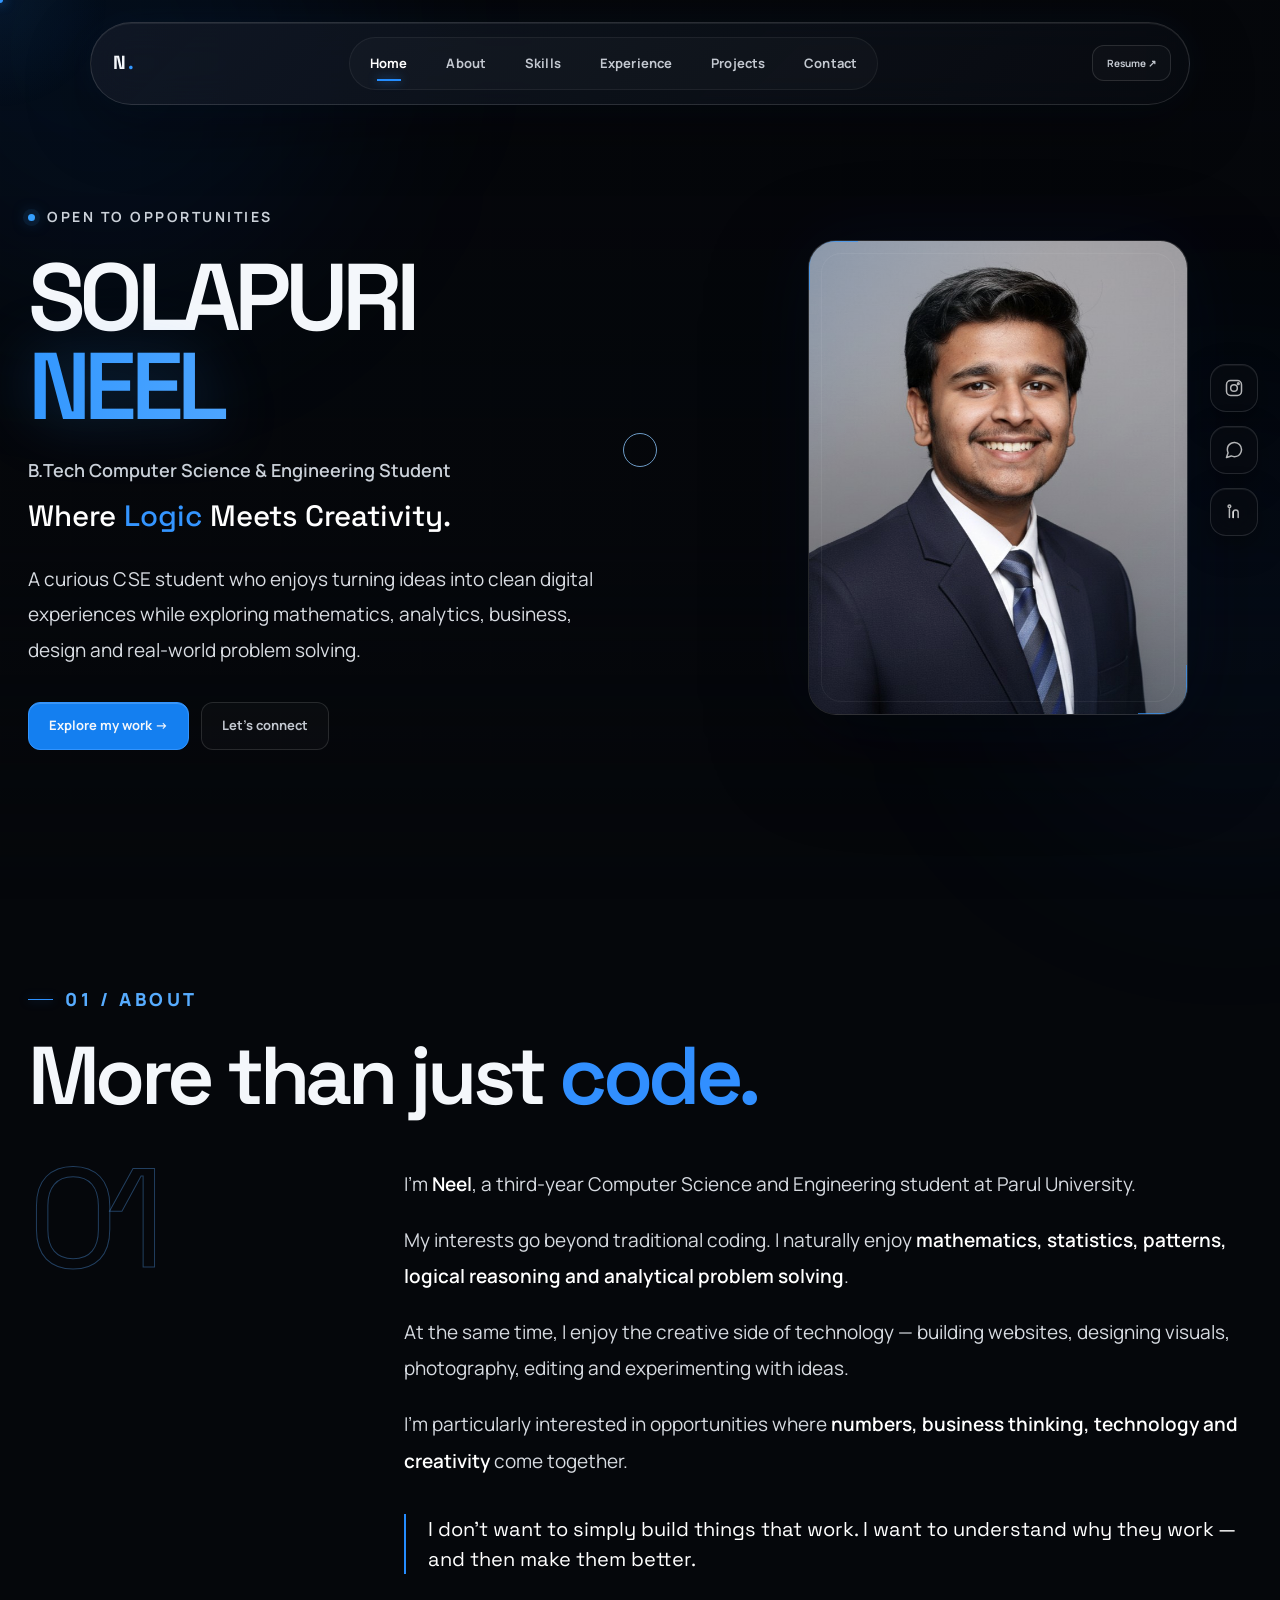
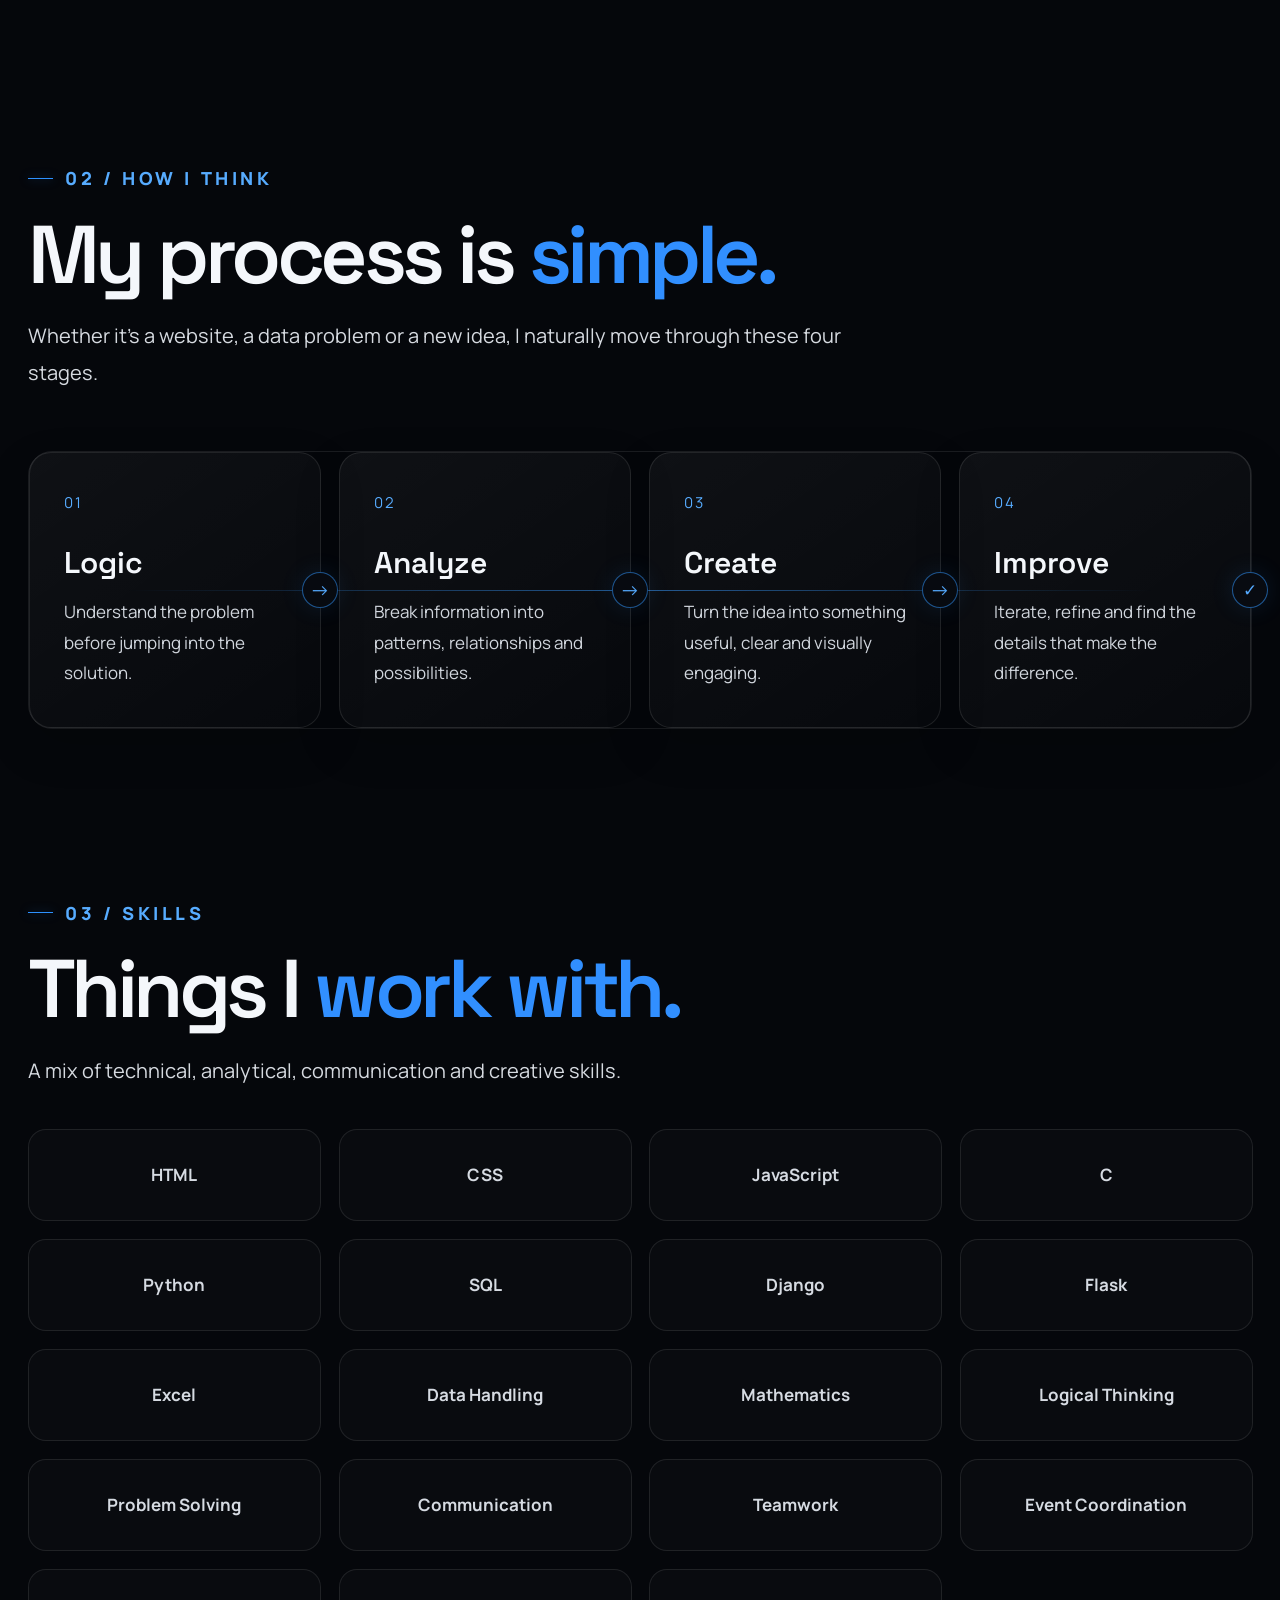
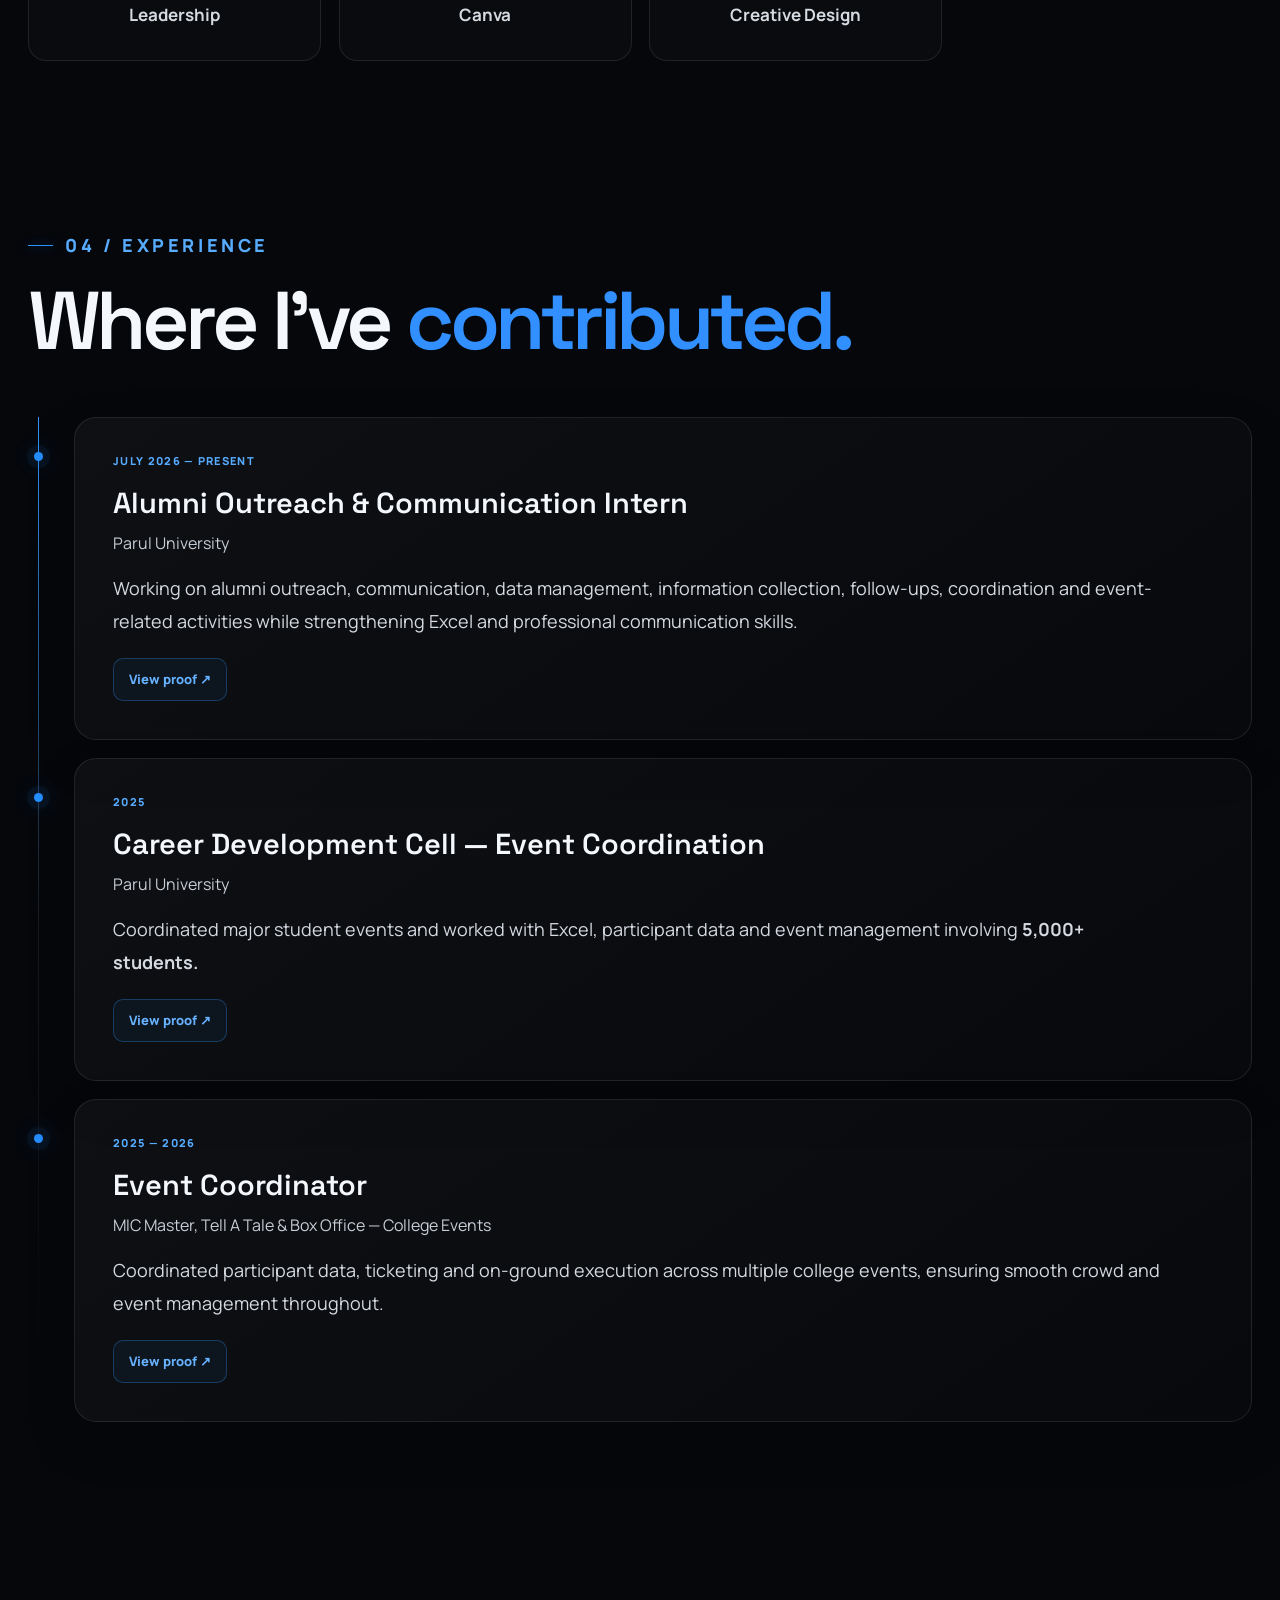
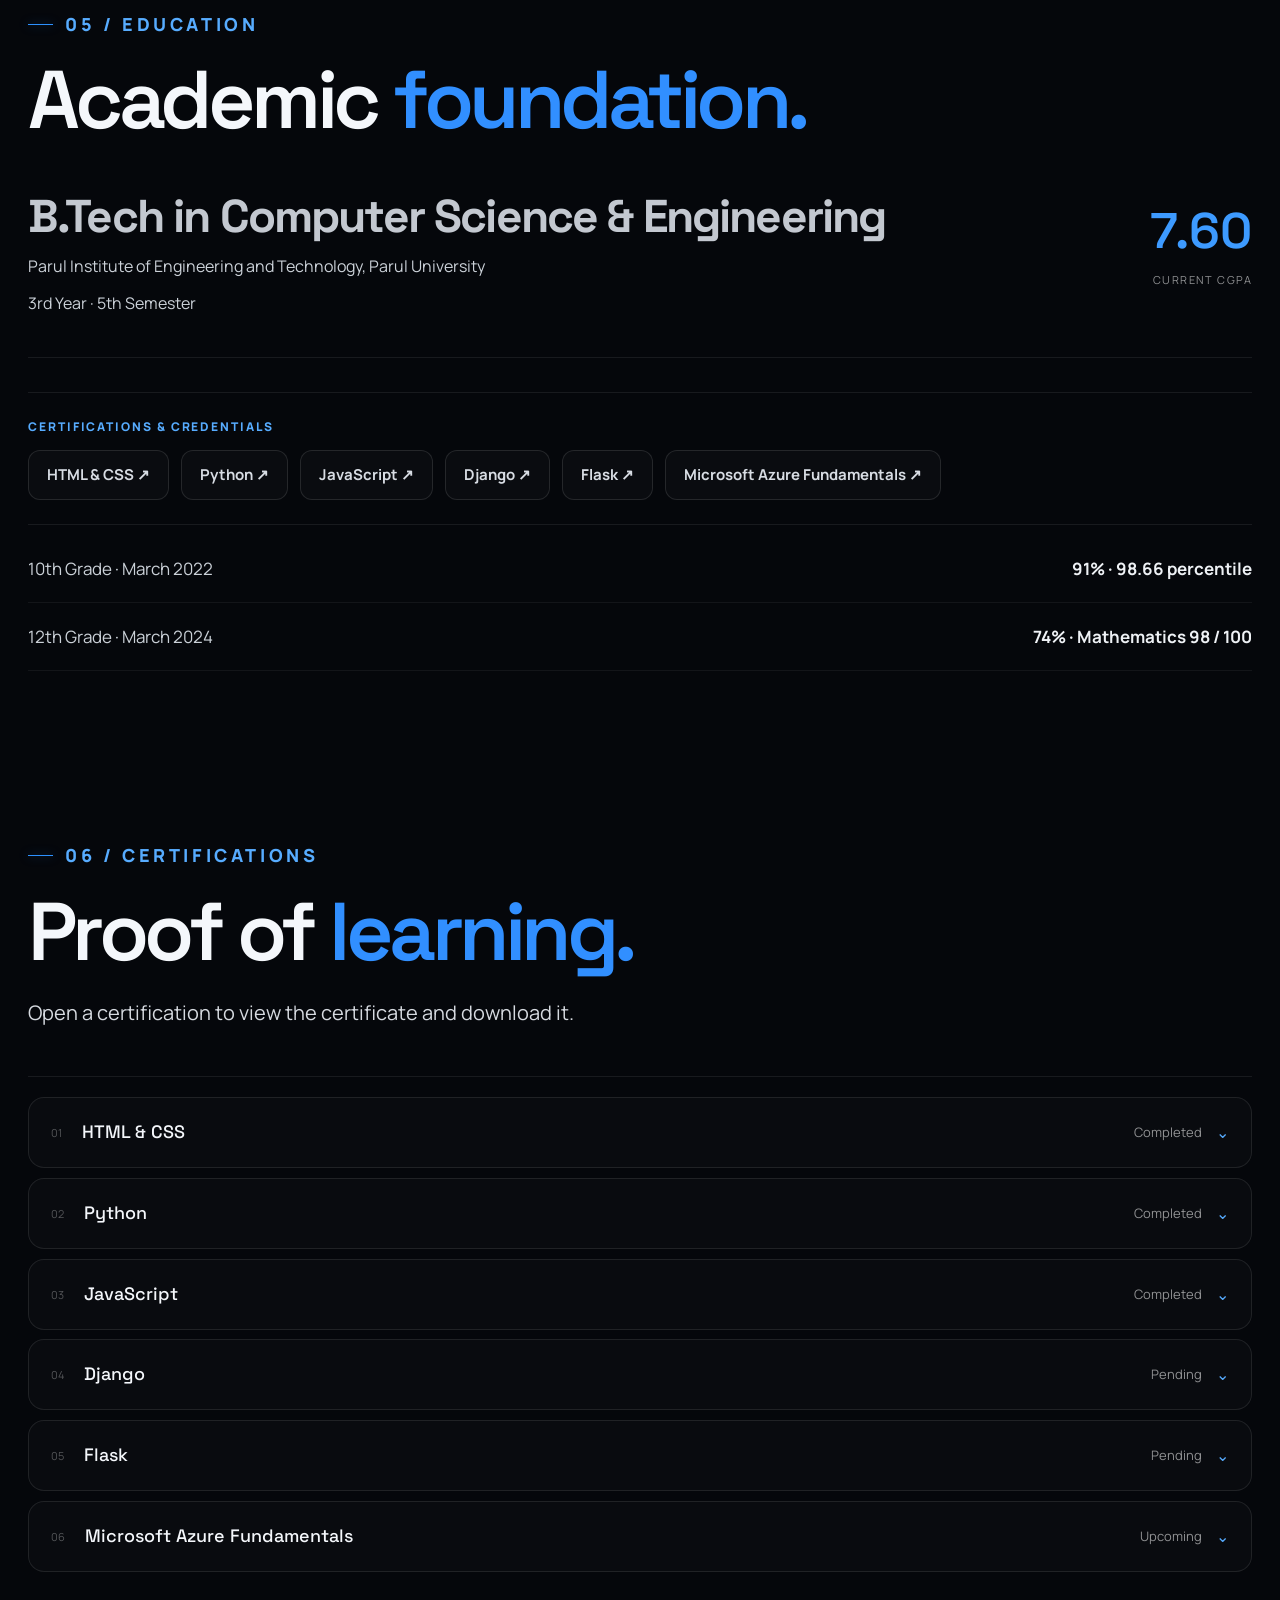
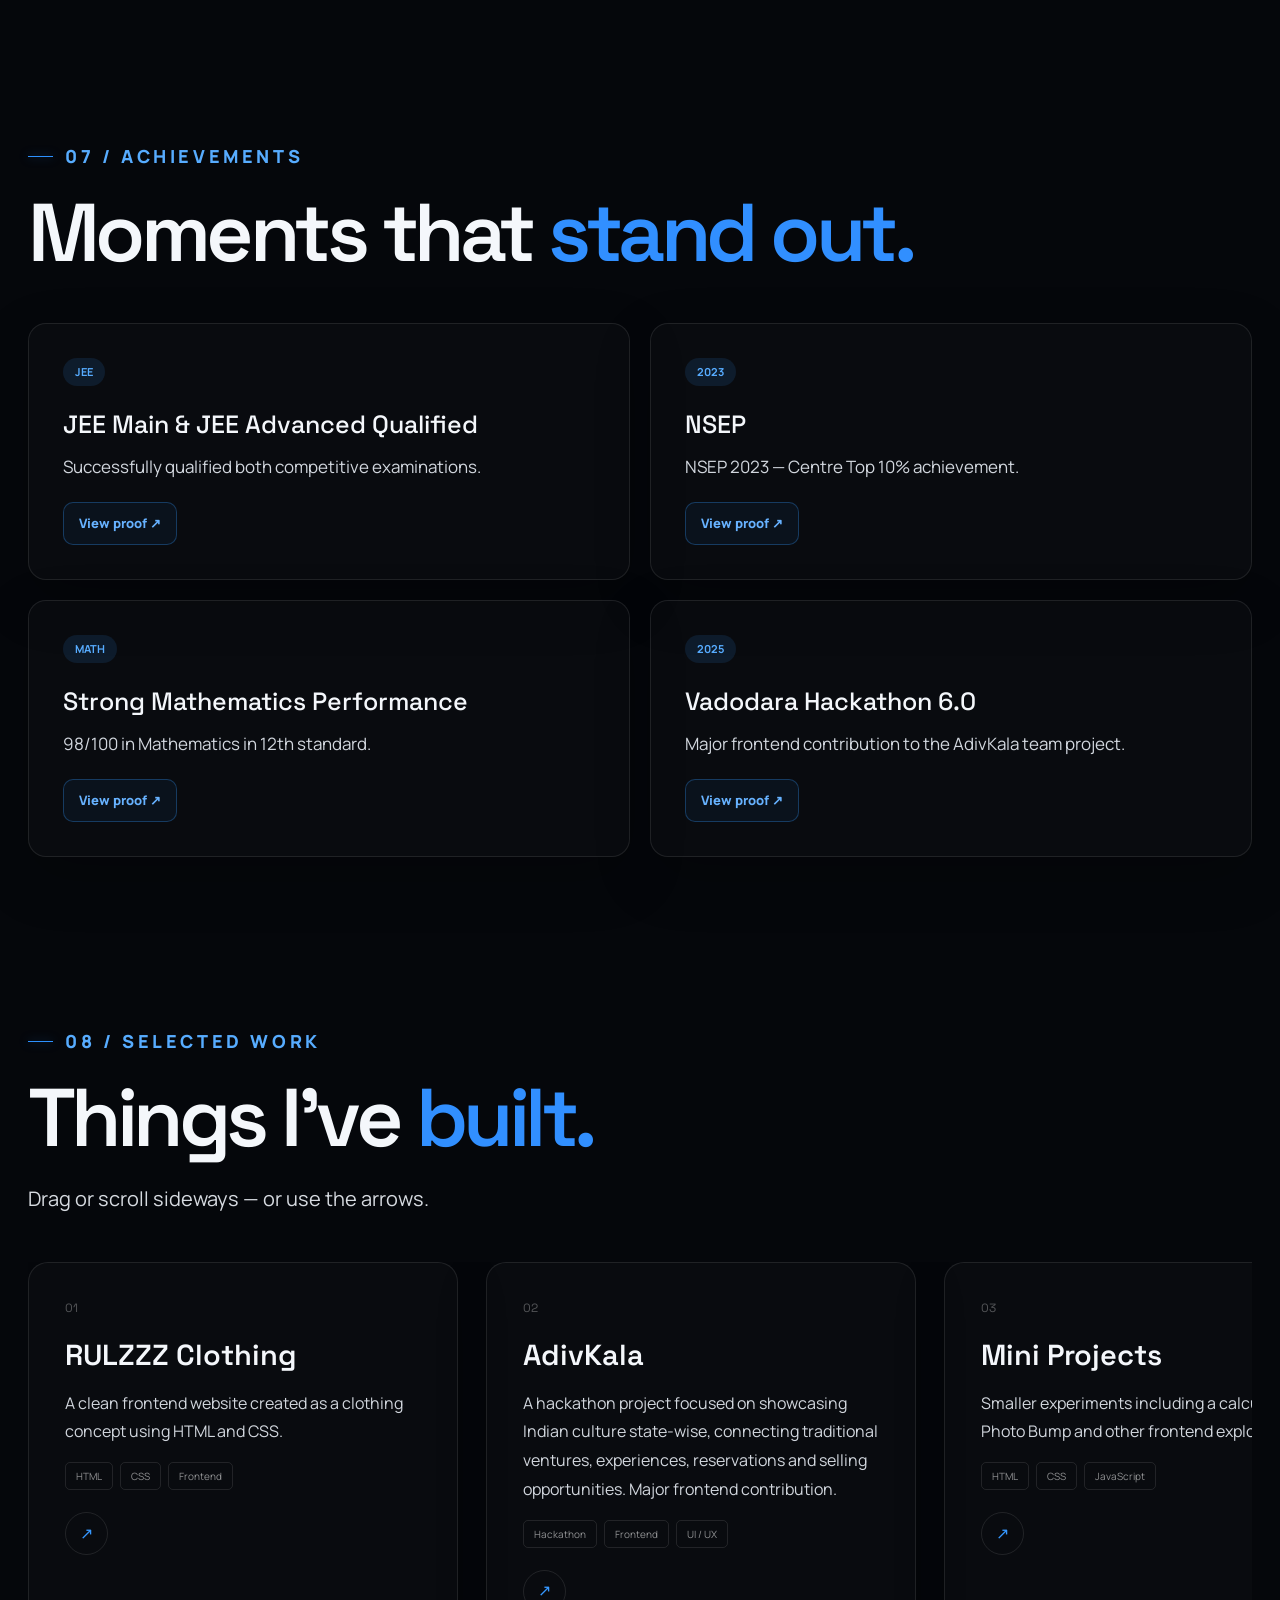
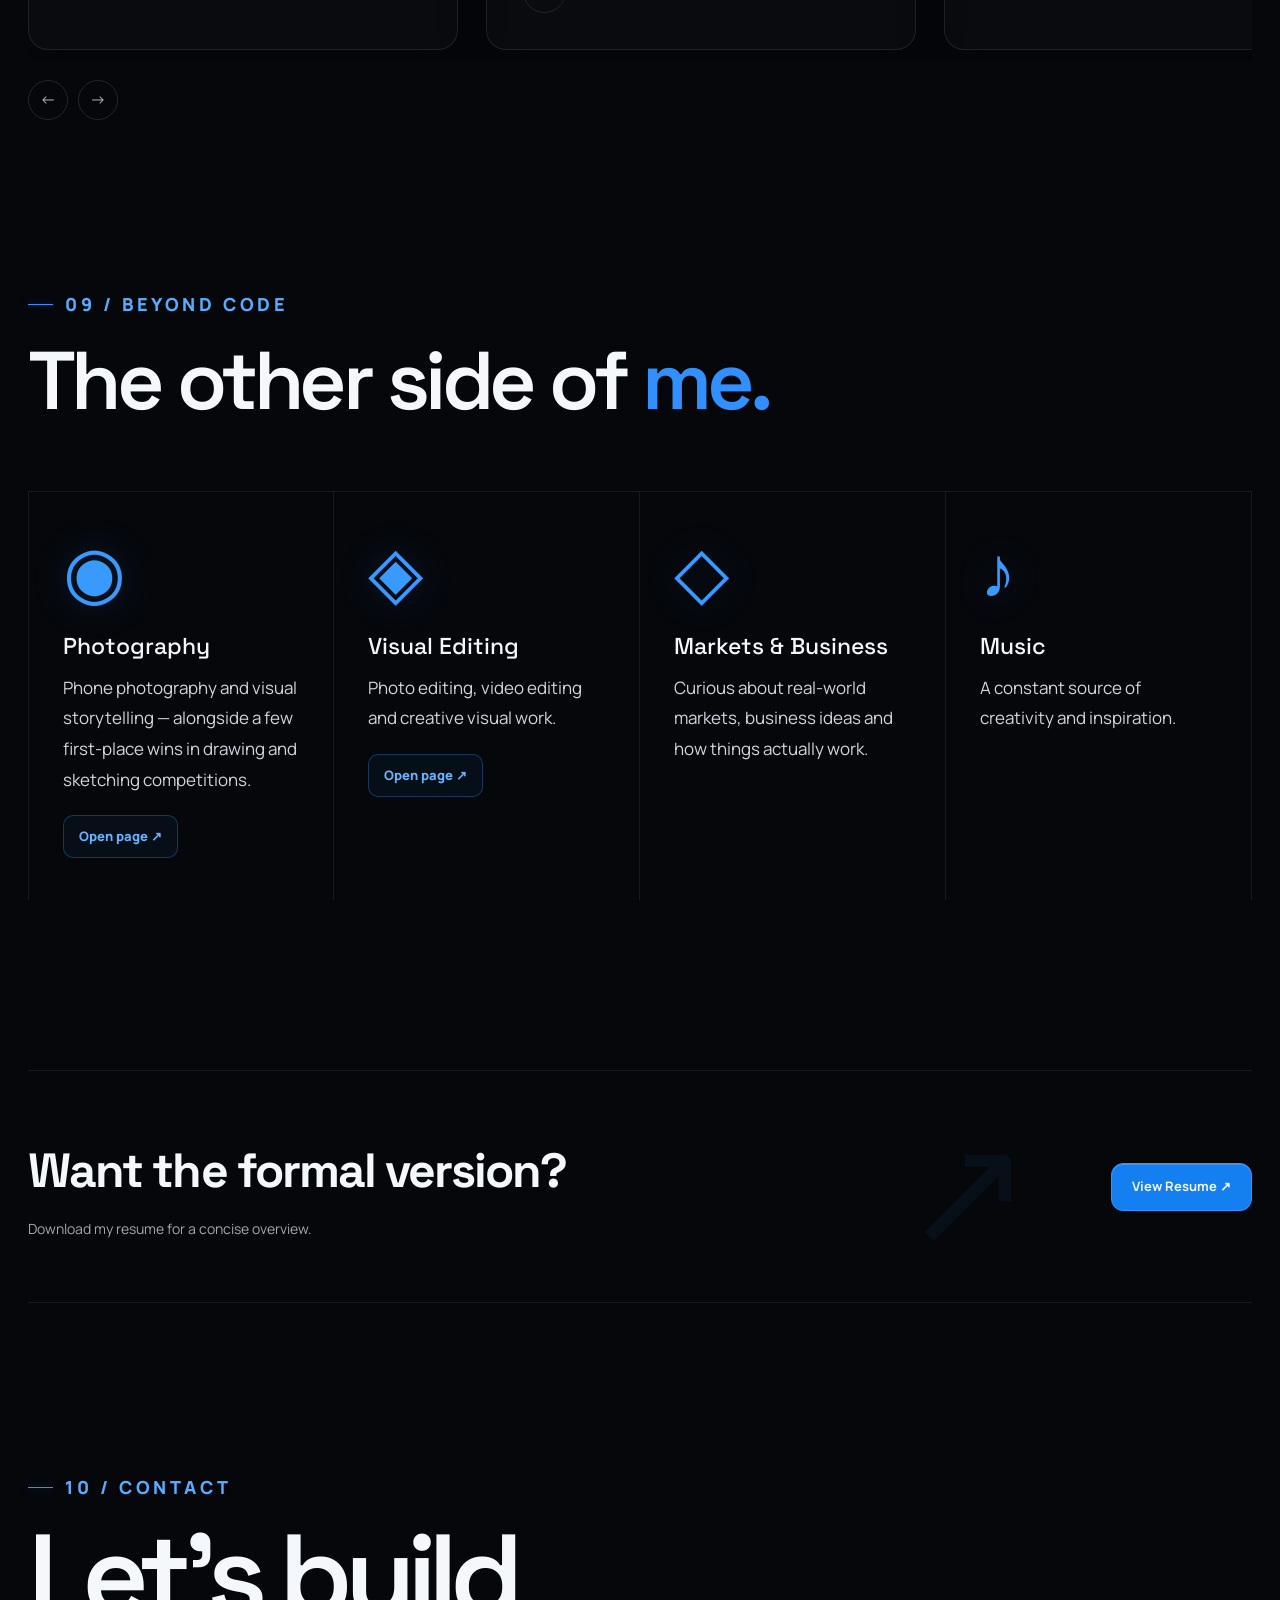
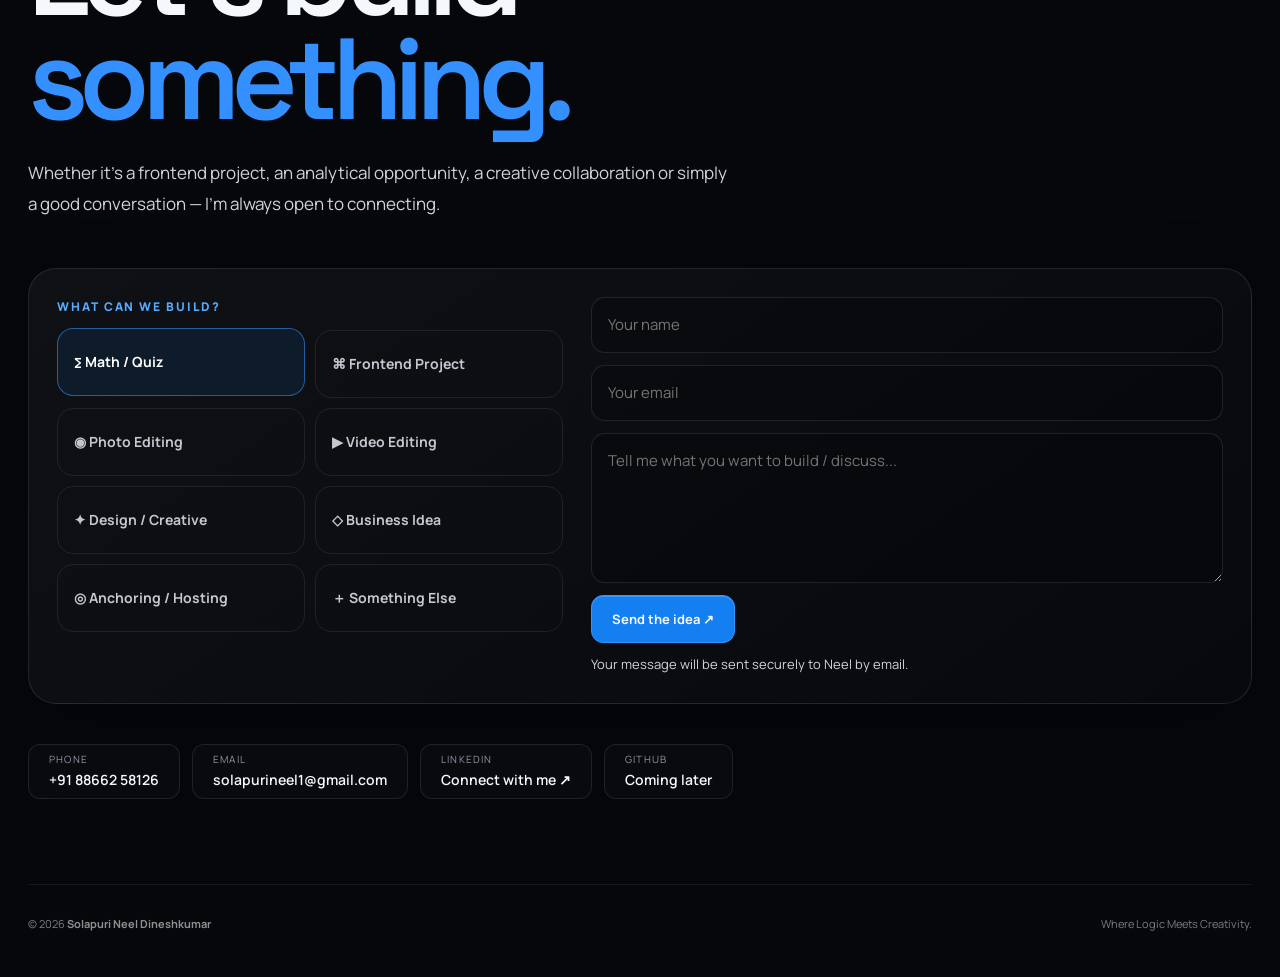
<file: index.html>
<!DOCTYPE html>
<html lang="en">
<head>
    <meta charset="UTF-8">
    <meta name="viewport" content="width=device-width, initial-scale=1.0">

    <title>Solapuri Neel Dineshkumar | Portfolio</title>

    <meta
        name="description"
        content="Portfolio of Solapuri Neel Dineshkumar — CSE student, frontend enthusiast, analytical thinker and creative problem solver."
    >

    <meta name="theme-color" content="#05070b">
    <meta name="color-scheme" content="dark">
    <link rel="icon" href="data:image/svg+xml,%3Csvg xmlns='http://www.w3.org/2000/svg' viewBox='0 0 100 100'%3E%3Crect width='100' height='100' rx='22' fill='%2305070b'/%3E%3Ctext x='50' y='68' font-family='Arial,sans-serif' font-size='58' font-weight='700' text-anchor='middle' fill='%233297ff'%3EN%3C/text%3E%3C/svg%3E">

    <!-- Open Graph / social preview -->
    <meta property="og:type" content="website">
    <meta property="og:title" content="Solapuri Neel Dineshkumar | Portfolio">
    <meta property="og:description" content="CSE student, frontend enthusiast, analytical thinker and creative problem solver.">
    <meta property="og:image" content="profile.jpeg">
    <meta name="twitter:card" content="summary">
    <meta name="twitter:title" content="Solapuri Neel Dineshkumar | Portfolio">
    <meta name="twitter:description" content="CSE student, frontend enthusiast, analytical thinker and creative problem solver.">
    <meta name="twitter:image" content="profile.jpeg">

    <script type="application/ld+json">
    {
        "@context": "https://schema.org",
        "@type": "Person",
        "name": "Solapuri Neel Dineshkumar",
        "jobTitle": "B.Tech Computer Science & Engineering Student",
        "email": "mailto:solapurineel1@gmail.com",
        "telephone": "+91-88662-58126",
        "sameAs": [
            "https://in.linkedin.com/in/neel-solapuri-65aa82310"
        ],
        "alumniOf": {
            "@type": "CollegeOrUniversity",
            "name": "Parul University"
        }
    }
    </script>

    <!-- Fonts -->
    <link rel="preconnect" href="https://fonts.googleapis.com">
    <link rel="preconnect" href="https://fonts.gstatic.com" crossorigin>

    <link
        href="https://fonts.googleapis.com/css2?family=Manrope:wght@400;500;600;700;800&family=Space+Grotesk:wght@400;500;600;700&display=swap"
        rel="stylesheet"
    >

    <link rel="stylesheet" href="style.css">
</head>


<body>

    <a href="#home" class="skip-link">Skip to content</a>


    <!-- =========================================================
         SCROLL PROGRESS
    ========================================================= -->

    <div class="scroll-progress"></div>


    <!-- =========================================================
         BACKGROUND
    ========================================================= -->

    <div class="ambient one"></div>
    <div class="ambient two"></div>


    <!-- =========================================================
         INTRO
    ========================================================= -->

    <div id="intro">

        <div class="intro-inner">

            <div class="intro-small">
                Portfolio / 2026
            </div>

            <div class="intro-name">
                NEEL
            </div>

            <div class="intro-line"></div>

        </div>

    </div>


    <!-- =========================================================
         CURSOR
    ========================================================= -->

    <div class="cursor-glow"></div>
    <div class="cursor-ring" id="cursorRing"></div>
    <div class="cursor-dot" id="cursorDot"></div>


    <!-- =========================================================
         FLOATING SOCIAL DOCK
    ========================================================= -->

    <div class="social-float">

        <a href="https://www.instagram.com/_neel_28/" target="_blank" rel="noopener" aria-label="Instagram" title="Instagram — @_neel_28">
            <span class="tooltip">Instagram</span>
            <svg viewBox="0 0 24 24" fill="none" stroke="currentColor" stroke-width="1.8" stroke-linecap="round" stroke-linejoin="round">
                <rect x="3" y="3" width="18" height="18" rx="5"></rect>
                <circle cx="12" cy="12" r="4"></circle>
                <circle cx="17.2" cy="6.8" r="1"></circle>
            </svg>
        </a>

        <a href="https://wa.me/918866258126" target="_blank" rel="noopener" aria-label="WhatsApp">
            <span class="tooltip">WhatsApp</span>
            <svg viewBox="0 0 24 24" fill="none" stroke="currentColor" stroke-width="1.8" stroke-linecap="round" stroke-linejoin="round">
                <path d="M21 11.5a8.38 8.38 0 0 1-.9 3.8 8.5 8.5 0 0 1-7.6 4.7 8.38 8.38 0 0 1-3.8-.9L3 21l1.9-5.7a8.38 8.38 0 0 1-.9-3.8 8.5 8.5 0 0 1 4.7-7.6 8.38 8.38 0 0 1 3.8-.9h.5a8.48 8.48 0 0 1 8 8v.5z"></path>
            </svg>
        </a>

        <a href="https://in.linkedin.com/in/neel-solapuri-65aa82310" target="_blank" rel="noopener" aria-label="LinkedIn">
            <span class="tooltip">LinkedIn</span>
            <svg viewBox="0 0 24 24" fill="none" stroke="currentColor" stroke-width="1.8" stroke-linecap="round" stroke-linejoin="round">
                <path d="M6.5 8.5v10"></path>
                <circle cx="6.5" cy="5.2" r="1.6"></circle>
                <path d="M11 18.5v-5.8c0-2 1.4-3.2 3.1-3.2 1.7 0 2.9 1.1 2.9 3.2v5.8"></path>
                <path d="M11 18.5v-6.8"></path>
            </svg>
        </a>

    </div>


    <!-- =========================================================
         NAVBAR
    ========================================================= -->

    <nav class="navbar">

        <a href="#home" class="logo">
            N<span>.</span>
        </a>

        <div class="nav-links">

            <a href="#home" class="active">Home</a>
            <a href="#about">About</a>
            <a href="#skills">Skills</a>
            <a href="#experience">Experience</a>
            <a href="#projects">Projects</a>
            <a href="#contact">Contact</a>

        </div>

        <a
            href="resume.html"
            rel="noopener"
            class="btn btn-outline"
            style="min-height:36px;padding:0 14px;font-size:10px;"
        >
            Resume ↗
        </a>

        <button
            class="nav-toggle"
            id="navToggle"
            aria-label="Open menu"
            aria-expanded="false"
            aria-controls="mobileMenu"
        >
            <svg viewBox="0 0 24 24" fill="none" stroke="currentColor" stroke-width="2" stroke-linecap="round">
                <line x1="3" y1="6" x2="21" y2="6"></line>
                <line x1="3" y1="12" x2="21" y2="12"></line>
                <line x1="3" y1="18" x2="21" y2="18"></line>
            </svg>
        </button>

    </nav>


    <!-- =========================================================
         MOBILE MENU
    ========================================================= -->

    <div class="mobile-menu" id="mobileMenu">

        <a href="#home">Home</a>
        <a href="#about">About</a>
        <a href="#skills">Skills</a>
        <a href="#experience">Experience</a>
        <a href="#projects">Projects</a>
        <a href="#contact">Contact</a>

    </div>


    <main>


        <!-- =====================================================
             HERO
        ====================================================== -->

        <section id="home">

            <div class="hero">

                <div class="hero-content reveal">

                    <div class="hero-eyebrow">

                        <span class="status-dot"></span>

                        Open to opportunities

                    </div>


                    <h1>

                        SOLAPURI
                        <span class="muted">NEEL</span>

                    </h1>


                    <div class="hero-role">

                        B.Tech Computer Science & Engineering Student

                    </div>


                    <div class="hero-tagline">

                        Where <span>Logic</span> Meets Creativity.

                    </div>


                    <p class="hero-text">

                        A curious CSE student who enjoys turning ideas into
                        clean digital experiences while exploring mathematics,
                        analytics, business, design and real-world problem solving.

                    </p>


                    <div class="hero-actions">

                        <a
                            href="#projects"
                            class="btn btn-primary magnetic"
                        >
                            Explore my work →
                        </a>

                        <a
                            href="#contact"
                            class="btn btn-outline magnetic"
                        >
                            Let's connect
                        </a>

                    </div>

                </div>


                <!-- PHOTO -->

                <div class="hero-visual reveal">

                    <div class="photo-frame tilt-3d">

                        <img
                            src="profile.jpeg"
                            alt="Solapuri Neel Dineshkumar"
                            class="profile-photo"
                            onerror="this.closest('.photo-frame').classList.add('photo-fallback'); this.remove();"
                        >

                        <div class="photo-corner tl"></div>
                        <div class="photo-corner br"></div>

                    </div>

                </div>

            </div>

        </section>



        <!-- =====================================================
             ABOUT
        ====================================================== -->

        <section id="about">

            <div class="section-label">
                01 / About
            </div>

            <h2 class="section-title reveal">
                More than just <span>code.</span>
            </h2>


            <div class="about-layout">

                <div class="about-number reveal">
                    01
                </div>


                <div class="about-content reveal">

                    <p>
                        I'm <strong>Neel</strong>, a third-year Computer Science
                        and Engineering student at Parul University.
                    </p>

                    <p>
                        My interests go beyond traditional coding. I naturally
                        enjoy <strong>mathematics, statistics, patterns,
                        logical reasoning and analytical problem solving</strong>.
                    </p>

                    <p>
                        At the same time, I enjoy the creative side of technology —
                        building websites, designing visuals, photography,
                        editing and experimenting with ideas.
                    </p>

                    <p>
                        I'm particularly interested in opportunities where
                        <strong>numbers, business thinking, technology and
                        creativity</strong> come together.
                    </p>

                    <p class="about-highlight">
                        I don't want to simply build things that work.
                        I want to understand why they work — and then make
                        them better.
                    </p>

                </div>

            </div>

        </section>



        <!-- =====================================================
             HOW I THINK
        ====================================================== -->

        <section id="thinking">

            <div class="section-label">
                02 / How I Think
            </div>

            <h2 class="section-title reveal">
                My process is <span>simple.</span>
            </h2>

            <p class="section-description reveal">
                Whether it's a website, a data problem or a new idea,
                I naturally move through these four stages.
            </p>


            <div class="thinking-flow reveal">

                <div class="think-item tilt-3d">
                    <div class="think-number">01</div>
                    <h3>Logic</h3>
                    <p>Understand the problem before jumping into the solution.</p>
                    <div class="flow-arrow" aria-hidden="true">→</div>
                </div>

                <div class="think-item tilt-3d">
                    <div class="think-number">02</div>
                    <h3>Analyze</h3>
                    <p>Break information into patterns, relationships and possibilities.</p>
                    <div class="flow-arrow" aria-hidden="true">→</div>
                </div>

                <div class="think-item tilt-3d">
                    <div class="think-number">03</div>
                    <h3>Create</h3>
                    <p>Turn the idea into something useful, clear and visually engaging.</p>
                    <div class="flow-arrow" aria-hidden="true">→</div>
                </div>

                <div class="think-item tilt-3d">
                    <div class="think-number">04</div>
                    <h3>Improve</h3>
                    <p>Iterate, refine and find the details that make the difference.</p>
                    <div class="flow-end" aria-hidden="true">✓</div>
                </div>

            </div>

        </section>



        <!-- =====================================================
             SKILLS
        ====================================================== -->

        <section id="skills">

            <div class="section-label">
                03 / Skills
            </div>

            <h2 class="section-title reveal">
                Things I <span>work with.</span>
            </h2>

            <p class="section-description reveal">
                A mix of technical, analytical, communication and creative skills.
            </p>


            <div class="skills-wrapper reveal">

                <a class="skill tilt-3d" href="certificates/html-css.html">HTML</a>
                <a class="skill tilt-3d" href="certificates/html-css.html">CSS</a>
                <a class="skill tilt-3d" href="certificates/javascript.html">JavaScript</a>
                <a class="skill tilt-3d" href="things.html?item=c">C</a>
                <a class="skill tilt-3d" href="certificates/python.html">Python</a>
                <a class="skill tilt-3d" href="things.html?item=sql">SQL</a>

                <a class="skill tilt-3d" href="certificates/django.html">Django</a>
                <a class="skill tilt-3d" href="certificates/flask.html">Flask</a>

                <a class="skill tilt-3d" href="things.html?item=excel">Excel</a>
                <a class="skill tilt-3d" href="things.html?item=data-handling">Data Handling</a>

                <a class="skill tilt-3d" href="things.html?item=mathematics">Mathematics</a>
                <a class="skill tilt-3d" href="things.html?item=logical-thinking">Logical Thinking</a>

                <a class="skill tilt-3d" href="things.html?item=problem-solving">Problem Solving</a>
                <a class="skill tilt-3d" href="things.html?item=communication">Communication</a>
                <a class="skill tilt-3d" href="things.html?item=teamwork">Teamwork</a>

                <a class="skill tilt-3d" href="things.html?item=event-coordination">Event Coordination</a>
                <a class="skill tilt-3d" href="things.html?item=leadership">Leadership</a>

                <a class="skill tilt-3d" href="things.html?item=canva">Canva</a>
                <a class="skill tilt-3d" href="things.html?item=creative-design">Creative Design</a>

            </div>

        </section>



        <!-- =====================================================
             EXPERIENCE
        ====================================================== -->

        <section id="experience">

            <div class="section-label">
                04 / Experience
            </div>

            <h2 class="section-title reveal">
                Where I've <span>contributed.</span>
            </h2>


            <div class="timeline">


                <!-- Alumni -->

                <div class="timeline-item reveal">

                    <div class="timeline-dot"></div>

                    <div class="timeline-date">
                        July 2026 — Present
                    </div>

                    <h3>
                        Alumni Outreach & Communication Intern
                    </h3>

                    <div class="timeline-place">
                        Parul University
                    </div>

                    <p>
                        Working on alumni outreach, communication, data management,
                        information collection, follow-ups, coordination and
                        event-related activities while strengthening Excel and
                        professional communication skills.
                    </p>
                    <a class="proof-btn" href="contribution-pending.html">View proof ↗</a>

                </div>


                <!-- CDC -->

                <div class="timeline-item reveal">

                    <div class="timeline-dot"></div>

                    <div class="timeline-date">
                        2025
                    </div>

                    <h3>
                        Career Development Cell — Event Coordination
                    </h3>

                    <div class="timeline-place">
                        Parul University
                    </div>

                    <p>
                        Coordinated major student events and worked with Excel,
                        participant data and event management involving
                        <strong>5,000+ students.</strong>
                    </p>
                    <a class="proof-btn" href="contribution-pending.html">View proof ↗</a>

                </div>


                <!-- Event Coordination (merged) -->

                <div class="timeline-item reveal">

                    <div class="timeline-dot"></div>

                    <div class="timeline-date">
                        2025 — 2026
                    </div>

                    <h3>
                        Event Coordinator
                    </h3>

                    <div class="timeline-place">
                        MIC Master, Tell A Tale & Box Office — College Events
                    </div>

                    <p>
                        Coordinated participant data, ticketing and on-ground
                        execution across multiple college events, ensuring
                        smooth crowd and event management throughout.
                    </p>
                    <a class="proof-btn" href="contribution-pending.html">View proof ↗</a>

                </div>

            </div>

        </section>



        <!-- =====================================================
             EDUCATION
        ====================================================== -->

        <section id="education">

            <div class="section-label">
                05 / Education
            </div>

            <h2 class="section-title reveal">
                Academic <span>foundation.</span>
            </h2>


            <div class="education-main reveal">

                <div>

                    <h3>
                        B.Tech in Computer Science
                        & Engineering
                    </h3>

                    <div class="education-school">
                        Parul Institute of Engineering and Technology,
                        Parul University
                    </div>

                    <div class="education-school">
                        3rd Year · 5th Semester
                    </div>

                </div>


                <div class="education-side">

                    <div class="cgpa">
                        7.60
                    </div>

                    <div class="cgpa-label">
                        Current CGPA
                    </div>

                </div>

            </div>


            <div class="academic-credentials reveal">
                <div class="credential-heading">CERTIFICATIONS & CREDENTIALS</div>
                <div class="credential-buttons">
                    <a href="certificates/html-css.html" target="_blank" rel="noopener">HTML &amp; CSS ↗</a>
                    <a href="certificates/python.html" target="_blank" rel="noopener">Python ↗</a>
                    <a href="certificates/javascript.html" target="_blank" rel="noopener">JavaScript ↗</a>
                    <a href="certificates/django.html" target="_blank" rel="noopener">Django ↗</a>
                    <a href="certificates/flask.html" target="_blank" rel="noopener">Flask ↗</a>
                    <a href="certificates/azure-fundamentals.html" target="_blank" rel="noopener">Microsoft Azure Fundamentals ↗</a>
                </div>
            </div>

            <div class="academic-list reveal">

                <div class="academic-row">

                    <span>
                        10th Grade · March 2022
                    </span>

                    <strong>
                        91% · 98.66 percentile
                    </strong>

                </div>


                <div class="academic-row">

                    <span>
                        12th Grade · March 2024
                    </span>

                    <strong>
                        74% · Mathematics 98 / 100
                    </strong>

                </div>

            </div>

        </section>



        <!-- =====================================================
             CERTIFICATIONS
        ====================================================== -->

        <section id="certifications">

            <div class="section-label">
                06 / Certifications
            </div>

            <h2 class="section-title reveal">
                Proof of <span>learning.</span>
            </h2>

            <p class="section-description reveal">
                Open a certification to view the certificate and download it.
            </p>


            <div class="cert-list reveal">


                <details class="cert tilt-3d">

                    <summary>

                        <div class="cert-left">
                            <span class="cert-no">01</span>
                            <span class="cert-name">HTML & CSS</span>
                        </div>

                        <div style="display:flex; align-items:center; gap:14px;">
                            <span class="cert-status">Completed</span>
                            <span class="cert-arrow">⌄</span>
                        </div>

                    </summary>

                    <div class="cert-panel">
                        Core web fundamentals — semantic markup, layout and
                        responsive styling.
                        <br>
                        <a href="certificates/html-css.html">View certificate →</a>
                    </div>

                </details>


                <details class="cert tilt-3d">

                    <summary>

                        <div class="cert-left">
                            <span class="cert-no">02</span>
                            <span class="cert-name">Python</span>
                        </div>

                        <div style="display:flex; align-items:center; gap:14px;">
                            <span class="cert-status">Completed</span>
                            <span class="cert-arrow">⌄</span>
                        </div>

                    </summary>

                    <div class="cert-panel">
                        Core Python programming — syntax, data structures
                        and problem solving.
                        <br>
                        <a href="certificates/python.html">View certificate →</a>
                    </div>

                </details>


                <details class="cert tilt-3d">

                    <summary>

                        <div class="cert-left">
                            <span class="cert-no">03</span>
                            <span class="cert-name">JavaScript</span>
                        </div>

                        <div style="display:flex; align-items:center; gap:14px;">
                            <span class="cert-status">Completed</span>
                            <span class="cert-arrow">⌄</span>
                        </div>

                    </summary>

                    <div class="cert-panel">
                        Core JavaScript — DOM manipulation, events and
                        interactive frontend logic.
                        <br>
                        <a href="certificates/javascript.html">View certificate →</a>
                    </div>

                </details>


                <details class="cert tilt-3d">

                    <summary>

                        <div class="cert-left">
                            <span class="cert-no">04</span>
                            <span class="cert-name">Django</span>
                        </div>

                        <div style="display:flex; align-items:center; gap:14px;">
                            <span class="cert-status">Pending</span>
                            <span class="cert-arrow">⌄</span>
                        </div>

                    </summary>

                    <div class="cert-panel">
                        Certificate in progress — will be linked here once issued.
                    </div>

                </details>


                <details class="cert tilt-3d">

                    <summary>

                        <div class="cert-left">
                            <span class="cert-no">05</span>
                            <span class="cert-name">Flask</span>
                        </div>

                        <div style="display:flex; align-items:center; gap:14px;">
                            <span class="cert-status">Pending</span>
                            <span class="cert-arrow">⌄</span>
                        </div>

                    </summary>

                    <div class="cert-panel">
                        Certificate in progress — will be linked here once issued.
                    </div>

                </details>


                <details class="cert tilt-3d">

                    <summary>

                        <div class="cert-left">
                            <span class="cert-no">06</span>
                            <span class="cert-name">Microsoft Azure Fundamentals</span>
                        </div>

                        <div style="display:flex; align-items:center; gap:14px;">
                            <span class="cert-status">Upcoming</span>
                            <span class="cert-arrow">⌄</span>
                        </div>

                    </summary>

                    <div class="cert-panel">
                        Planned next — cloud fundamentals certification.
                    </div>

                </details>

            </div>

        </section>



        <!-- =====================================================
             ACHIEVEMENTS
        ====================================================== -->

        <section id="achievements">

            <div class="section-label">
                07 / Achievements
            </div>

            <h2 class="section-title reveal">
                Moments that <span>stand out.</span>
            </h2>


            <div class="achievement-list">


                <div class="achievement tilt-3d reveal">

                    <div class="achievement-year">
                        JEE
                    </div>

                    <div>

                        <h3>
                            JEE Main & JEE Advanced Qualified
                        </h3>

                        <p>
                            Successfully qualified both competitive examinations.
                        </p>
                        <a class="proof-btn" href="standout.html">View proof ↗</a>

                    </div>

                </div>


                <div class="achievement tilt-3d reveal">

                    <div class="achievement-year">
                        2023
                    </div>

                    <div>

                        <h3>
                            NSEP
                        </h3>

                        <p>
                            NSEP 2023 — Centre Top 10% achievement.
                        </p>
                        <a class="proof-btn" href="standout.html">View proof ↗</a>

                    </div>

                </div>


                <div class="achievement tilt-3d reveal">

                    <div class="achievement-year">
                        MATH
                    </div>

                    <div>

                        <h3>
                            Strong Mathematics Performance
                        </h3>

                        <p>
                            98/100 in Mathematics in 12th standard.
                        </p>
                        <a class="proof-btn" href="standout.html">View proof ↗</a>

                    </div>

                </div>


                <div class="achievement tilt-3d reveal">

                    <div class="achievement-year">
                        2025
                    </div>

                    <div>

                        <h3>
                            Vadodara Hackathon 6.0
                        </h3>

                        <p>
                            Major frontend contribution to the AdivKala team project.
                        </p>
                        <a class="proof-btn" href="standout.html">View proof ↗</a>

                    </div>

                </div>

            </div>

        </section>



        <!-- =====================================================
             PROJECTS
        ====================================================== -->

        <section id="projects">

            <div class="section-label">
                08 / Selected Work
            </div>

            <h2 class="section-title reveal">
                Things I've <span>built.</span>
            </h2>


            <p class="section-description reveal">
                Drag or scroll sideways — or use the arrows.
            </p>

            <div class="project-carousel-wrap reveal">

            <div class="project-list" id="projectList">


                <!-- RULZZZ -->

                <div class="project tilt-3d reveal">

                    <div class="project-number">
                        01
                    </div>

                    <div>

                        <h3>
                            RULZZZ Clothing
                        </h3>

                        <p>
                            A clean frontend website created as a clothing
                            concept using HTML and CSS.
                        </p>

                        <div class="project-tech">

                            <span>HTML</span>
                            <span>CSS</span>
                            <span>Frontend</span>

                        </div>

                    </div>

                    <a
                        href="https://neel2006-sol.github.io/Neelproject/project.html"
                        target="_blank"
            rel="noopener"
                        class="project-link"
                        aria-label="Open RULZZZ Clothing"
                    >
                        ↗
                    </a>

                </div>


                <!-- ADIVKALA -->

                <div class="project tilt-3d reveal">

                    <div class="project-number">
                        02
                    </div>

                    <div>

                        <h3>
                            AdivKala
                        </h3>

                        <p>
                            A hackathon project focused on showcasing Indian
                            culture state-wise, connecting traditional ventures,
                            experiences, reservations and selling opportunities.
                            Major frontend contribution.
                        </p>

                        <div class="project-tech">

                            <span>Hackathon</span>
                            <span>Frontend</span>
                            <span>UI / UX</span>

                        </div>

                    </div>

                    <a href="adivkala.html" class="project-link" aria-label="Open AdivKala">↗</a>

                </div>


                <!-- MINI PROJECTS -->

                <div class="project tilt-3d reveal">

                    <div class="project-number">
                        03
                    </div>

                    <div>

                        <h3>
                            Mini Projects
                        </h3>

                        <p>
                            Smaller experiments including a calculator,
                            Photo Bump and other frontend explorations.
                        </p>

                        <div class="project-tech">

                            <span>HTML</span>
                            <span>CSS</span>
                            <span>JavaScript</span>

                        </div>

                    </div>

                    <a href="mini-projects.html" class="project-link" aria-label="Open Mini Projects">↗</a>

                </div>

            </div>

            </div>

            <div class="carousel-nav">
                <button type="button" id="projPrev" aria-label="Scroll projects left">←</button>
                <button type="button" id="projNext" aria-label="Scroll projects right">→</button>
            </div>

        </section>



        <!-- =====================================================
             BEYOND CODE
        ====================================================== -->

        <section id="beyond">

            <div class="section-label">
                09 / Beyond Code
            </div>

            <h2 class="section-title reveal">
                The other side of <span>me.</span>
            </h2>


            <div class="beyond-grid reveal">


                <div class="beyond-item tilt-3d">

                    <div class="beyond-icon">◉</div>

                    <h3>
                        Photography
                    </h3>

                    <p>
                        Phone photography and visual storytelling —
                        alongside a few first-place wins in drawing and
                        sketching competitions.
                    </p>
                    <a class="proof-btn" href="beyond.html">Open page ↗</a>

                </div>


                <div class="beyond-item tilt-3d">

                    <div class="beyond-icon">◈</div>

                    <h3>
                        Visual Editing
                    </h3>

                    <p>
                        Photo editing, video editing and creative visual work.
                    </p>
                    <a class="proof-btn" href="beyond.html">Open page ↗</a>

                </div>


                <div class="beyond-item tilt-3d">

                    <div class="beyond-icon">◇</div>

                    <h3>
                        Markets & Business
                    </h3>

                    <p>
                        Curious about real-world markets, business ideas
                        and how things actually work.
                    </p>

                </div>


                <div class="beyond-item tilt-3d">

                    <div class="beyond-icon">♪</div>

                    <h3>
                        Music
                    </h3>

                    <p>
                        A constant source of creativity and inspiration.
                    </p>

                </div>

            </div>

        </section>



        <!-- =====================================================
             RESUME
        ====================================================== -->

        <section>

            <div class="resume-section reveal">

                <div>

                    <h3>
                        Want the formal version?
                    </h3>

                    <p>
                        Download my resume for a concise overview.
                    </p>

                </div>


                <a
                    href="resume.html"
                    class="btn btn-primary magnetic"
                >
                    View Resume ↗
                </a>

            </div>

        </section>



        <!-- =====================================================
             CONTACT
        ====================================================== -->

        <section id="contact">

            <div class="contact-content">

                <div class="section-label">
                    10 / Contact
                </div>


                <h2 class="contact-title reveal">

                    Let's build
                    <span>something.</span>

                </h2>


                <p class="contact-subtitle reveal">

                    Whether it's a frontend project, an analytical opportunity,
                    a creative collaboration or simply a good conversation —
                    I'm always open to connecting.

                </p>


                <div class="contact-builder reveal">
                    <div>
                        <div class="credential-heading">WHAT CAN WE BUILD?</div>
                        <div class="contact-services">
                            <div class="service-option"><input type="radio" name="service" id="svc-math" value="Math Quiz / Problem Solving" checked><label for="svc-math">∑ Math / Quiz</label></div>
                            <div class="service-option"><input type="radio" name="service" id="svc-front" value="Frontend Project"><label for="svc-front">⌘ Frontend Project</label></div>
                            <div class="service-option"><input type="radio" name="service" id="svc-photo" value="Photo Editing"><label for="svc-photo">◉ Photo Editing</label></div>
                            <div class="service-option"><input type="radio" name="service" id="svc-video" value="Video Editing"><label for="svc-video">▶ Video Editing</label></div>
                            <div class="service-option"><input type="radio" name="service" id="svc-design" value="Design / Creative Work"><label for="svc-design">✦ Design / Creative</label></div>
                            <div class="service-option"><input type="radio" name="service" id="svc-business" value="Business Idea"><label for="svc-business">◇ Business Idea</label></div>
                            <div class="service-option"><input type="radio" name="service" id="svc-anchor" value="Anchoring / Event Hosting"><label for="svc-anchor">◎ Anchoring / Hosting</label></div>
                            <div class="service-option"><input type="radio" name="service" id="svc-other" value="Something Else"><label for="svc-other">＋ Something Else</label></div>
                        </div>
                    </div>
                    <form class="contact-form" id="contactForm" action="https://api.web3forms.com/submit" method="POST">
                        <input type="hidden" name="access_key" value="997b7f85-9c69-471f-bcce-a2754ce5c30a">
                        <input type="hidden" name="subject" value="New enquiry from Neel Portfolio">
                        <input type="hidden" name="from_name" value="Neel Portfolio Website">
                        <input id="visitorName" name="name" type="text" placeholder="Your name" required>
                        <input id="visitorEmail" name="email" type="email" placeholder="Your email" required>
                        <textarea id="visitorMessage" name="message" placeholder="Tell me what you want to build / discuss..." required></textarea>
                        <input type="hidden" id="selectedService" name="service" value="Math Quiz / Problem Solving">
                        <button class="btn btn-primary magnetic" type="submit" id="contactSubmit">Send the idea ↗</button>
                        <div class="form-note" id="formStatus" aria-live="polite">Your message will be sent securely to Neel by email.</div>
                    </form>
                </div>

                <div class="contact-links reveal">


                    <!-- PHONE -->

                    <a
                        href="tel:+918866258126"
                        class="contact-link magnetic tilt-3d"
                    >

                        <div>

                            <small>
                                Phone
                            </small>

                            <strong>
                                +91 88662 58126
                            </strong>

                        </div>

                    </a>


                    <!-- EMAIL -->

                    <a
                        href="mailto:solapurineel1@gmail.com"
                        class="contact-link magnetic tilt-3d"
                    >

                        <div>

                            <small>
                                Email
                            </small>

                            <strong>
                                solapurineel1@gmail.com
                            </strong>

                        </div>

                    </a>


                    <!-- LINKEDIN -->

                    <a
                        href="https://in.linkedin.com/in/neel-solapuri-65aa82310"
                        target="_blank"
            rel="noopener"
                        class="contact-link magnetic tilt-3d"
                    >

                        <div>

                            <small>
                                LinkedIn
                            </small>

                            <strong>
                                Connect with me ↗
                            </strong>

                        </div>

                    </a>


                    <!-- GITHUB -->

                    <a
                        href="#"
                        class="contact-link magnetic tilt-3d"
                        onclick="return false;"
                    >

                        <div>

                            <small>
                                GitHub
                            </small>

                            <strong>
                                Coming later
                            </strong>

                        </div>

                    </a>

                </div>

            </div>

        </section>


    </main>



    <!-- =========================================================
         BACK TO TOP
    ========================================================= -->

    <button class="back-to-top" aria-label="Back to top">
        <svg width="18" height="18" viewBox="0 0 24 24" fill="none" stroke="currentColor" stroke-width="2" stroke-linecap="round" stroke-linejoin="round">
            <line x1="12" y1="19" x2="12" y2="5"></line>
            <polyline points="5 12 12 5 19 12"></polyline>
        </svg>
    </button>


    <!-- =========================================================
         FOOTER
    ========================================================= -->

    <footer>

        <div>
            © 2026 <strong>Solapuri Neel Dineshkumar</strong>
        </div>

        <div>
            Where Logic Meets Creativity.
        </div>

    </footer>



    <!-- =========================================================
         JAVASCRIPT
    ========================================================= -->

    <script>
(function(){
    const KEY = "neelPortfolioReturnScroll";
    if ("scrollRestoration" in history) history.scrollRestoration = "manual";
    const saved = sessionStorage.getItem(KEY);
    if (saved !== null) {
        sessionStorage.removeItem(KEY);
        const restore = () => {
            const y = Number(saved);
            if (Number.isFinite(y)) window.scrollTo(0, y);
        };
        window.addEventListener("load", () => {
            restore();
            requestAnimationFrame(() => requestAnimationFrame(restore));
        }, { once: true });
    }
    document.addEventListener("click", function(e){
        const link = e.target.closest("a[href]");
        if (!link || e.defaultPrevented || link.target === "_blank") return;
        const raw = link.getAttribute("href");
        if (!raw || raw.startsWith("#") || raw.startsWith("mailto:") || raw.startsWith("tel:") || raw.startsWith("javascript:")) return;
        try {
            const url = new URL(raw, location.href);
            if (url.origin === location.origin && url.pathname !== location.pathname) {
                sessionStorage.setItem(KEY, String(window.scrollY));
            }
        } catch (_) {}
    }, true);
})();
</script>

<script>

        /* =========================================================
           SCROLL REVEAL
        ========================================================= */

        const revealElements =
            document.querySelectorAll(".reveal");

        const revealObserver =
            new IntersectionObserver(
                (entries) => {

                    entries.forEach(entry => {

                        if (entry.isIntersecting) {

                            entry.target.classList.add("visible");

                            revealObserver.unobserve(entry.target);

                        }

                    });

                },
                {
                    threshold: 0.12,
                    rootMargin: "0px 0px -50px 0px"
                }
            );


        revealElements.forEach(element => {

            revealObserver.observe(element);

        });



        /* =========================================================
           ACTIVE NAV
        ========================================================= */

        const sections =
            document.querySelectorAll("section[id]");

        const navLinks =
            document.querySelectorAll(".nav-links a");


        const navObserver =
            new IntersectionObserver(
                (entries) => {

                    entries.forEach(entry => {

                        if (entry.isIntersecting) {

                            navLinks.forEach(link => {

                                link.classList.remove("active");

                            });


                            const activeLink =
                                document.querySelector(
                                    `.nav-links a[href="#${entry.target.id}"]`
                                );


                            if (activeLink) {
                                activeLink.classList.add("active");
                            }

                        }

                    });

                },
                {
                    rootMargin: "-40% 0px -55% 0px"
                }
            );


        sections.forEach(section => {

            navObserver.observe(section);

        });



        /* =========================================================
           LAYERED 3D CURSOR (mouse devices only)
        ========================================================= */

        const cursorGlow =
            document.querySelector(".cursor-glow");

        const cursorRing =
            document.getElementById("cursorRing");

        const cursorDot =
            document.getElementById("cursorDot");

        const hasFinePointer =
            window.matchMedia("(pointer: fine)").matches;

        if (hasFinePointer) {

            let mouseX = window.innerWidth / 2;
            let mouseY = window.innerHeight / 2;

            let ringX = mouseX;
            let ringY = mouseY;

            window.addEventListener("mousemove", e => {

                mouseX = e.clientX;
                mouseY = e.clientY;

                cursorGlow.animate(
                    { left: `${mouseX}px`, top: `${mouseY}px` },
                    { duration: 120, fill: "forwards" }
                );

                cursorDot.style.left = `${mouseX}px`;
                cursorDot.style.top = `${mouseY}px`;

            });

            function animateRing() {

                ringX += (mouseX - ringX) * 0.42;
                ringY += (mouseY - ringY) * 0.42;

                cursorRing.style.left = `${ringX}px`;
                cursorRing.style.top = `${ringY}px`;

                requestAnimationFrame(animateRing);

            }

            animateRing();


            const hoverTargets =
                document.querySelectorAll(
                    "a, button, .tilt-3d, .skill, .cert, input, textarea"
                );

            hoverTargets.forEach(el => {

                el.addEventListener("mouseenter", () => {
                    cursorRing.classList.add("hovering");
                });

                el.addEventListener("mouseleave", () => {
                    cursorRing.classList.remove("hovering");
                });

            });

        } else {

            cursorGlow.style.display = "none";

        }



        /* =========================================================
           3D TILT ON CARDS
        ========================================================= */

        if (hasFinePointer) {

            const tiltElements =
                document.querySelectorAll(".tilt-3d");

            tiltElements.forEach(el => {

                const isPhoto = el.classList.contains("photo-frame");

                const strength = isPhoto ? 10 : 6;

                el.addEventListener("mousemove", e => {

                    const rect = el.getBoundingClientRect();

                    const px = (e.clientX - rect.left) / rect.width - 0.5;
                    const py = (e.clientY - rect.top) / rect.height - 0.5;

                    const rotateY = px * strength * 2;
                    const rotateX = py * -strength * 2;

                    el.style.transform =
                        `perspective(900px) rotateX(${rotateX}deg) rotateY(${rotateY}deg) scale3d(1.02,1.02,1.02)`;

                    if (isPhoto) {

                        el.style.boxShadow =
                            `${-rotateY * 1.6}px ${rotateX * 1.6 + 30}px 100px rgba(0,0,0,.45), ` +
                            `${-rotateY * 2}px ${rotateX * 2}px 60px rgba(20,127,240,.22)`;

                    }

                });

                el.addEventListener("mouseleave", () => {

                    el.style.transform = "";
                    el.style.boxShadow = "";

                });

            });

        }



        /* =========================================================
           AMBIENT PARALLAX
        ========================================================= */

        if (hasFinePointer) {

            const ambientOne = document.querySelector(".ambient.one");
            const ambientTwo = document.querySelector(".ambient.two");

            ambientOne.style.animation = "none";
            ambientTwo.style.animation = "none";

            window.addEventListener("mousemove", e => {

                const px = (e.clientX / window.innerWidth) - 0.5;
                const py = (e.clientY / window.innerHeight) - 0.5;

                ambientOne.style.transform = `translate3d(${px * 60}px, ${py * 60}px, 0)`;
                ambientTwo.style.transform = `translate3d(${px * -50}px, ${py * -50}px, 0)`;

            });

        }



        /* =========================================================
           MOBILE MENU
        ========================================================= */

        const navToggle =
            document.getElementById("navToggle");

        const mobileMenu =
            document.getElementById("mobileMenu");


        function closeMobileMenu() {

            mobileMenu.classList.remove("open");
            navToggle.setAttribute("aria-expanded", "false");
            navToggle.setAttribute("aria-label", "Open menu");

        }


        navToggle.addEventListener("click", () => {

            const isOpen =
                mobileMenu.classList.toggle("open");

            navToggle.setAttribute("aria-expanded", String(isOpen));
            navToggle.setAttribute("aria-label", isOpen ? "Close menu" : "Open menu");

        });


        mobileMenu.querySelectorAll("a").forEach(link => {

            link.addEventListener("click", e => {

                e.preventDefault();

                closeMobileMenu();

                document.querySelector(
                    link.getAttribute("href")
                )?.scrollIntoView({ behavior: "smooth" });

            });

        });



        /* =========================================================
           SCROLL PROGRESS + BACK TO TOP
        ========================================================= */

        const progressBar =
            document.querySelector(".scroll-progress");

        const backToTop =
            document.querySelector(".back-to-top");


        window.addEventListener("scroll", () => {

            const scrollTop = window.scrollY;

            const docHeight =
                document.documentElement.scrollHeight - window.innerHeight;

            const percent =
                docHeight > 0 ? (scrollTop / docHeight) * 100 : 0;

            progressBar.style.width = `${percent}%`;

            backToTop.classList.toggle("visible", scrollTop > 600);

        });


        backToTop.addEventListener("click", () => {

            window.scrollTo({ top: 0, behavior: "smooth" });

        });



        /* =========================================================
           MAGNETIC BUTTONS
        ========================================================= */

        const magneticElements =
            document.querySelectorAll(".magnetic");


        magneticElements.forEach(element => {

            element.addEventListener("mousemove", e => {

                const rect =
                    element.getBoundingClientRect();

                const x =
                    e.clientX - rect.left - rect.width / 2;

                const y =
                    e.clientY - rect.top - rect.height / 2;


                element.style.transform =
                    `translate(${x * .08}px, ${y * .08}px)`;

            });


            element.addEventListener("mouseleave", () => {

                element.style.transform = "";

            });

        });



        /* =========================================================
           INTRO BODY LOCK
        ========================================================= */

        document.body.style.overflow = "hidden";


        setTimeout(() => {

            document.body.style.overflow = "";

        }, 2600);



        /* =========================================================
           SMOOTH NAV CLICK
        ========================================================= */

        document.querySelectorAll(".nav-links a").forEach(link => {

            link.addEventListener("click", function(e) {

                const target =
                    document.querySelector(
                        this.getAttribute("href")
                    );

                if (target) {

                    e.preventDefault();

                    target.scrollIntoView({
                        behavior: "smooth"
                    });

                }

            });

        });



        /* =========================================================
           PROJECT CAROUSEL NAV
        ========================================================= */

        const projectList = document.getElementById("projectList");
        const projPrev = document.getElementById("projPrev");
        const projNext = document.getElementById("projNext");



        /* =========================================================
           INTERACTIVE SKILL ROUTES
        ========================================================= */
        const skillRoutes = {
            "HTML": "things.html?item=HTML", "CSS": "things.html?item=CSS", "JavaScript": "things.html?item=JavaScript",
            "C": "things.html?item=C", "Python": "things.html?item=Python", "SQL": "things.html?item=SQL",
            "Django": "things.html?item=Django", "Flask": "things.html?item=Flask", "Excel": "things.html?item=Excel",
            "Data Handling": "things.html?item=Data%20Handling", "Mathematics": "things.html?item=Mathematics", "Logical Thinking": "things.html?item=Logical%20Thinking",
            "Problem Solving": "things.html?item=Problem%20Solving", "Communication": "things.html?item=Communication", "Teamwork": "things.html?item=Teamwork",
            "Event Coordination": "things.html?item=Event%20Coordination", "Leadership": "things.html?item=Leadership", "Canva": "things.html?item=Canva", "Creative Design": "things.html?item=Creative%20Design"
        };
        document.querySelectorAll('.skill').forEach(skill => {
            const route = skillRoutes[skill.textContent.trim()];
            if (route) {
                skill.setAttribute('role','link');
                skill.setAttribute('tabindex','0');
                skill.addEventListener('click', () => { window.location.href = route; });
                skill.addEventListener('keydown', e => { if(e.key === 'Enter' || e.key === ' ') { e.preventDefault(); window.location.href = route; } });
            }
        });

        /* =========================================================
           CONTACT BUILDER -> WEB3FORMS
        ========================================================= */
        const contactForm = document.getElementById('contactForm');
        const formStatus = document.getElementById('formStatus');
        const contactSubmit = document.getElementById('contactSubmit');
        const selectedService = document.getElementById('selectedService');

        document.querySelectorAll('input[name="service"]').forEach(option => {
            option.addEventListener('change', () => {
                if (selectedService) selectedService.value = option.value;
            });
        });

        if (contactForm) {
            contactForm.addEventListener('submit', async e => {
                e.preventDefault();

                const service = document.querySelector('input[name="service"]:checked')?.value || 'General enquiry';
                if (selectedService) selectedService.value = service;

                if (contactSubmit) {
                    contactSubmit.disabled = true;
                    contactSubmit.textContent = 'Sending…';
                }
                if (formStatus) {
                    formStatus.textContent = 'Sending your message…';
                }

                try {
                    const response = await fetch(contactForm.action, {
                        method: 'POST',
                        body: new FormData(contactForm),
                        headers: { 'Accept': 'application/json' }
                    });

                    const data = await response.json();

                    if (response.ok && data.success) {
                        contactForm.reset();
                        if (selectedService) selectedService.value = 'Math Quiz / Problem Solving';
                        const defaultService = document.getElementById('svc-math');
                        if (defaultService) defaultService.checked = true;
                        if (formStatus) formStatus.textContent = 'Message sent successfully ✓ I’ll get back to you soon.';
                        if (contactSubmit) contactSubmit.textContent = 'Sent ✓';
                    } else {
                        throw new Error(data.message || 'Unable to send message.');
                    }
                } catch (error) {
                    console.error('Web3Forms error:', error);
                    if (formStatus) formStatus.textContent = 'Something went wrong. Please try again or email me directly.';
                    if (contactSubmit) contactSubmit.textContent = 'Try again ↗';
                } finally {
                    if (contactSubmit) {
                        setTimeout(() => {
                            contactSubmit.disabled = false;
                            if (contactSubmit.textContent !== 'Sent ✓') contactSubmit.textContent = 'Send the idea ↗';
                        }, 2200);
                    }
                }
            });
        }

        if (projectList && projPrev && projNext) {

            const scrollAmount = () => {
                const card = projectList.querySelector(".project");
                return card ? card.getBoundingClientRect().width + 22 : 320;
            };

            projPrev.addEventListener("click", () => {
                projectList.scrollBy({ left: -scrollAmount(), behavior: "smooth" });
            });

            projNext.addEventListener("click", () => {
                projectList.scrollBy({ left: scrollAmount(), behavior: "smooth" });
            });

        }

    </script>


</body>
</html>
</file>
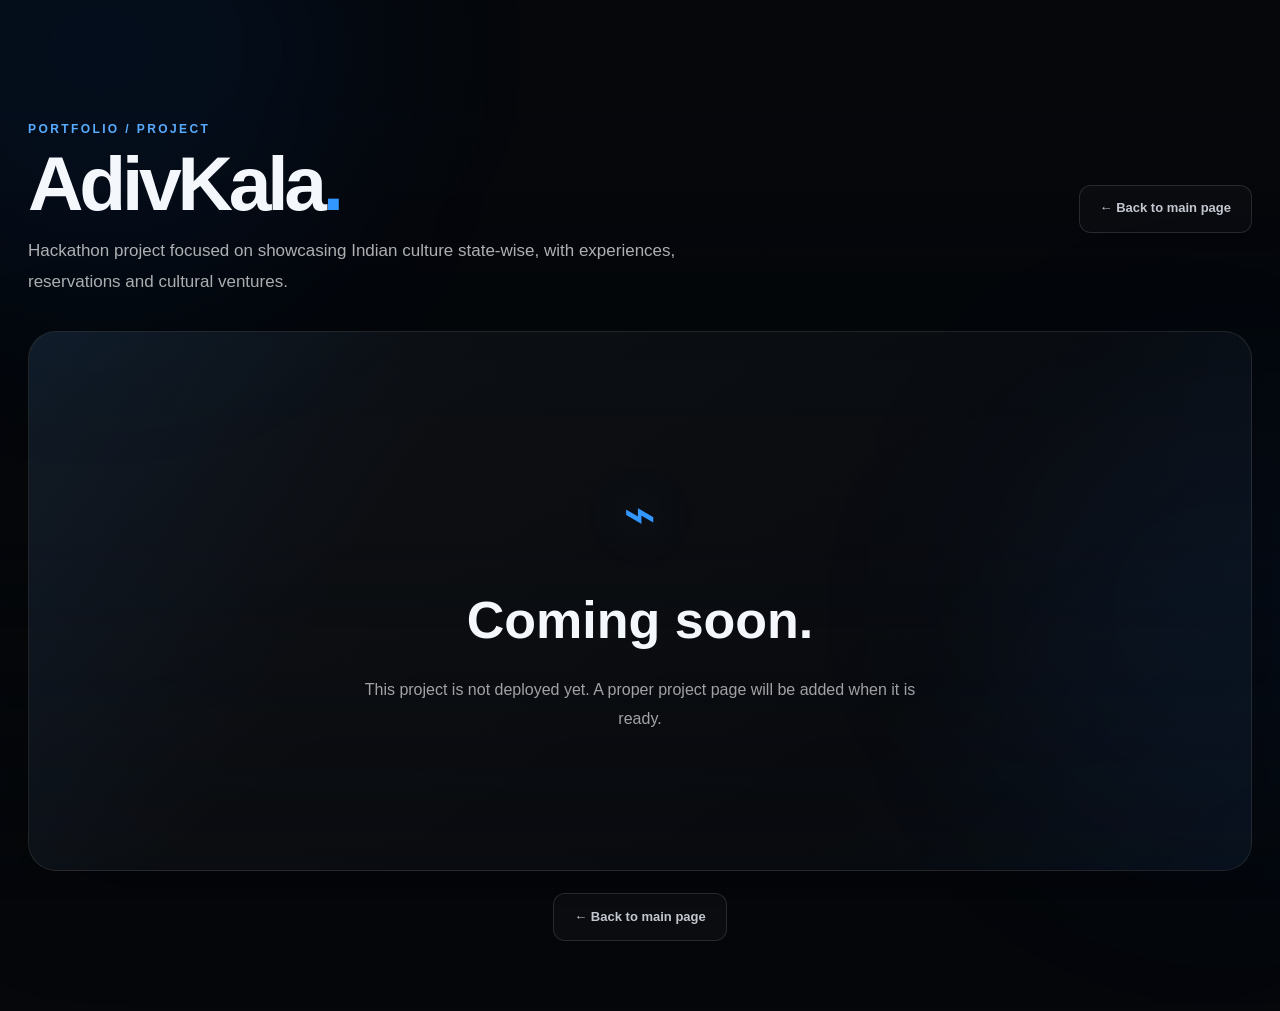
<file: adivkala.html>
<!DOCTYPE html><html lang="en"><head><meta charset="UTF-8"><meta name="viewport" content="width=device-width, initial-scale=1.0"><title>AdivKala | Neel</title><link rel="stylesheet" href="style.css"></head><body><div class="ambient one"></div><div class="ambient two"></div><main class="detail-page"><div class="detail-top"><div><div class="detail-kicker">Portfolio / Project</div><h1 class="detail-title">AdivKala<span>.</span></h1><p class="detail-description">Hackathon project focused on showcasing Indian culture state-wise, with experiences, reservations and cultural ventures.</p></div><a class="btn btn-outline detail-back" href="index.html">← Back to main page</a></div><div class="detail-stage"><div class="coming-soon"><div class="coming-icon">⌁</div><h2>Coming soon.</h2><p>This project is not deployed yet. A proper project page will be added when it is ready.</p></div></div><div class="detail-actions"><a class="btn btn-outline" href="index.html">← Back to main page</a></div></main></body></html>
</file>
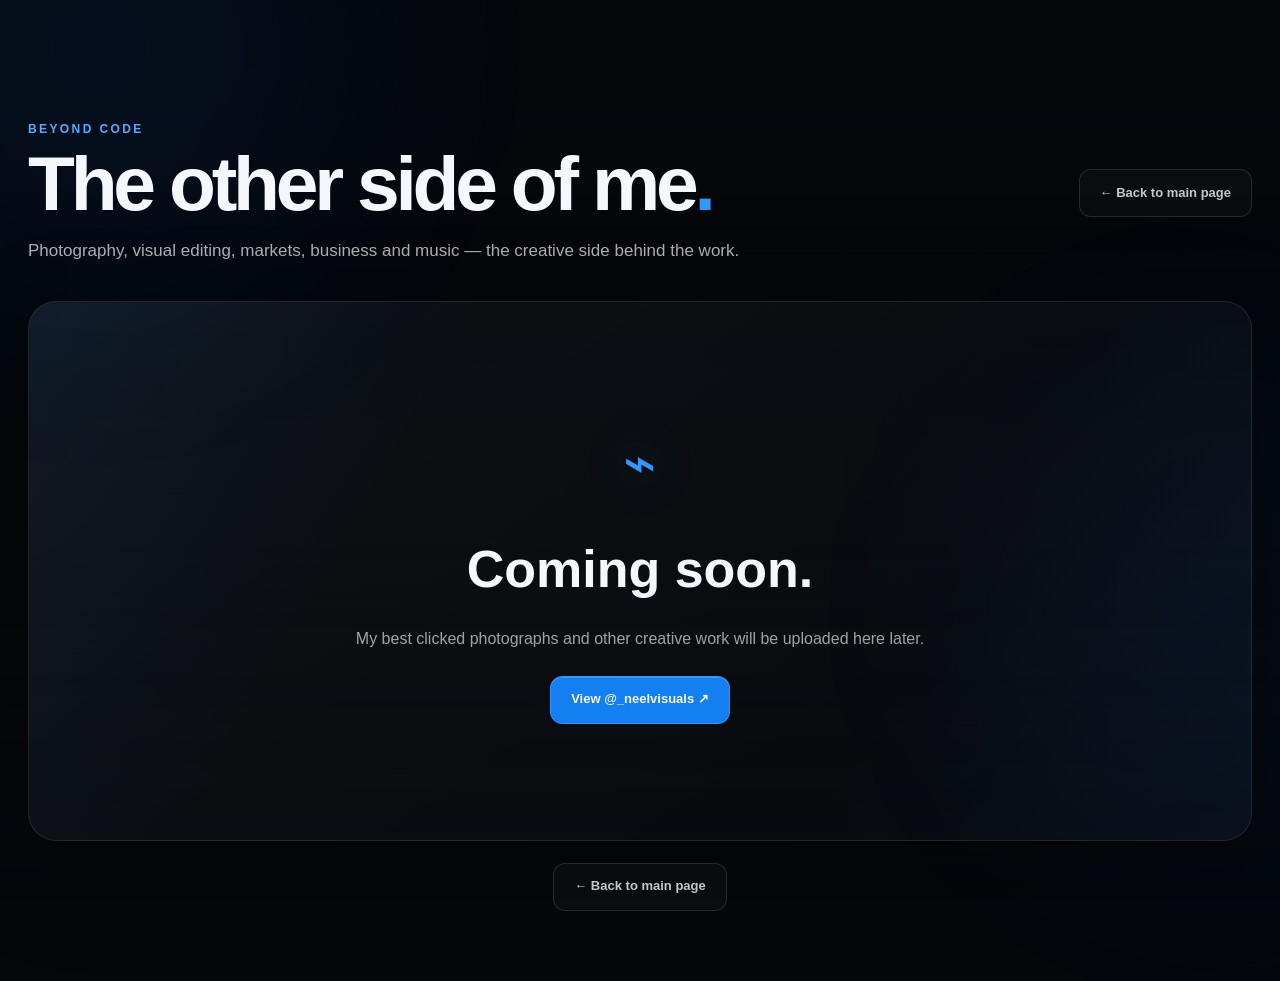
<file: beyond.html>
<!DOCTYPE html><html lang="en"><head><meta charset="UTF-8"><meta name="viewport" content="width=device-width, initial-scale=1.0"><title>The Other Side of Me | Neel</title><link rel="stylesheet" href="style.css"></head>
<body><div class="ambient one"></div><div class="ambient two"></div><main class="detail-page"><div class="detail-top"><div><div class="detail-kicker">BEYOND CODE</div><h1 class="detail-title">The other side of me<span>.</span></h1><p class="detail-description">Photography, visual editing, markets, business and music — the creative side behind the work.</p></div><a class="btn btn-outline detail-back" href="index.html">← Back to main page</a></div><div class="detail-stage"><div class="coming-soon"><div class="coming-icon">⌁</div><h2>Coming soon.</h2><p>My best clicked photographs and other creative work will be uploaded here later.</p><a class="btn btn-primary" href="https://www.instagram.com/_neelvisuals/" target="_blank" rel="noopener" style="margin-top:22px">View @_neelvisuals ↗</a></div></div><div class="detail-actions"><a class="btn btn-outline" href="index.html">← Back to main page</a></div></main></body></html>
</file>
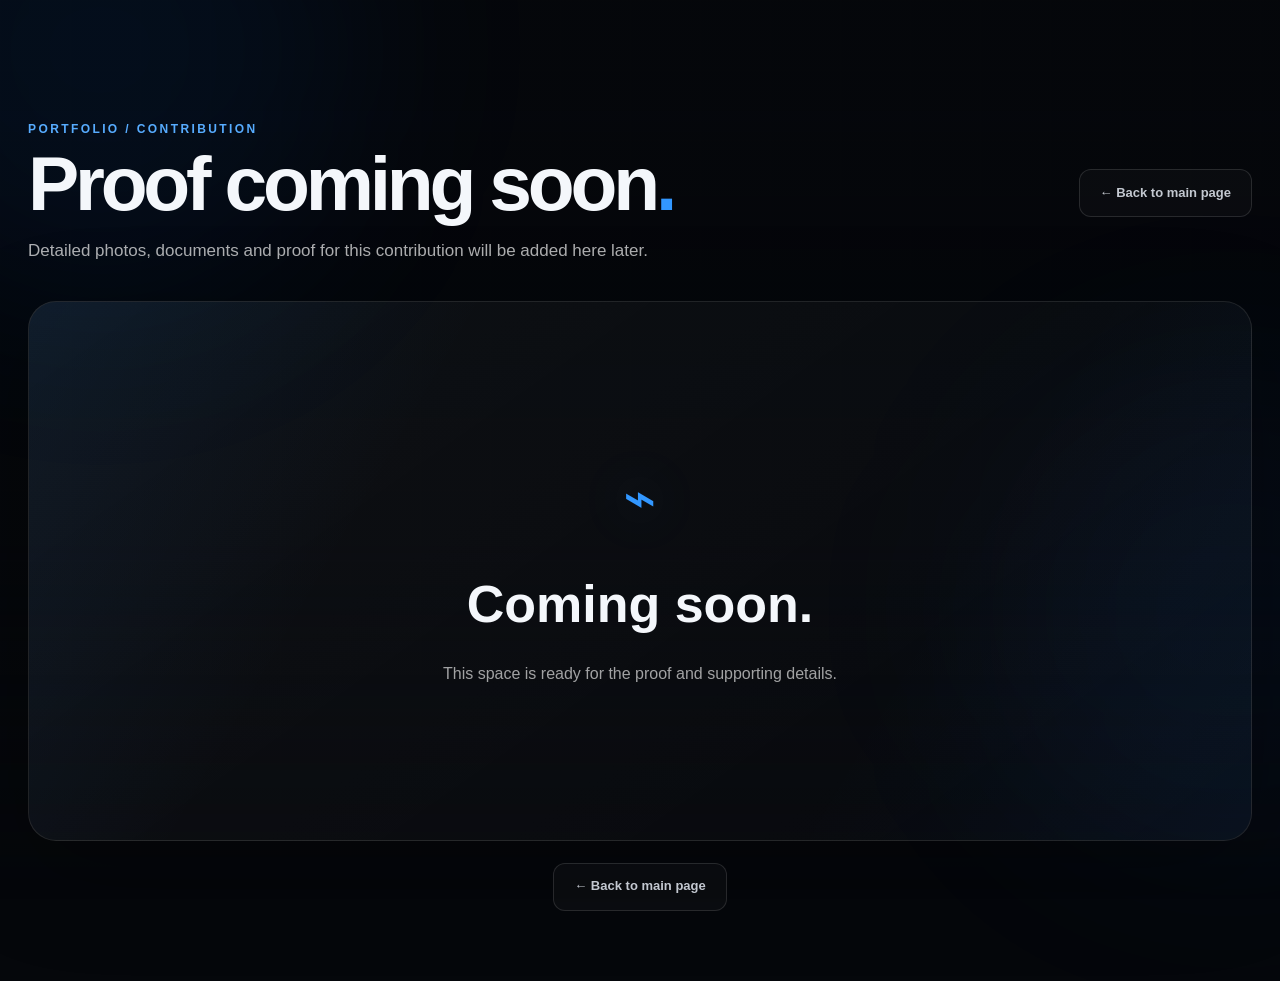
<file: contribution-pending.html>
<!DOCTYPE html><html lang="en"><head><meta charset="UTF-8"><meta name="viewport" content="width=device-width, initial-scale=1.0"><title>Contribution Proof | Neel</title><link rel="stylesheet" href="style.css"></head>
<body><div class="ambient one"></div><div class="ambient two"></div><main class="detail-page"><div class="detail-top"><div><div class="detail-kicker">Portfolio / Contribution</div><h1 class="detail-title">Proof coming soon<span>.</span></h1><p class="detail-description">Detailed photos, documents and proof for this contribution will be added here later.</p></div><a class="btn btn-outline detail-back" href="index.html">← Back to main page</a></div>
<div class="detail-stage"><div class="coming-soon"><div class="coming-icon">⌁</div><h2>Coming soon.</h2><p>This space is ready for the proof and supporting details.</p></div></div><div class="detail-actions"><a class="btn btn-outline" href="index.html">← Back to main page</a></div></main></body></html>
</file>
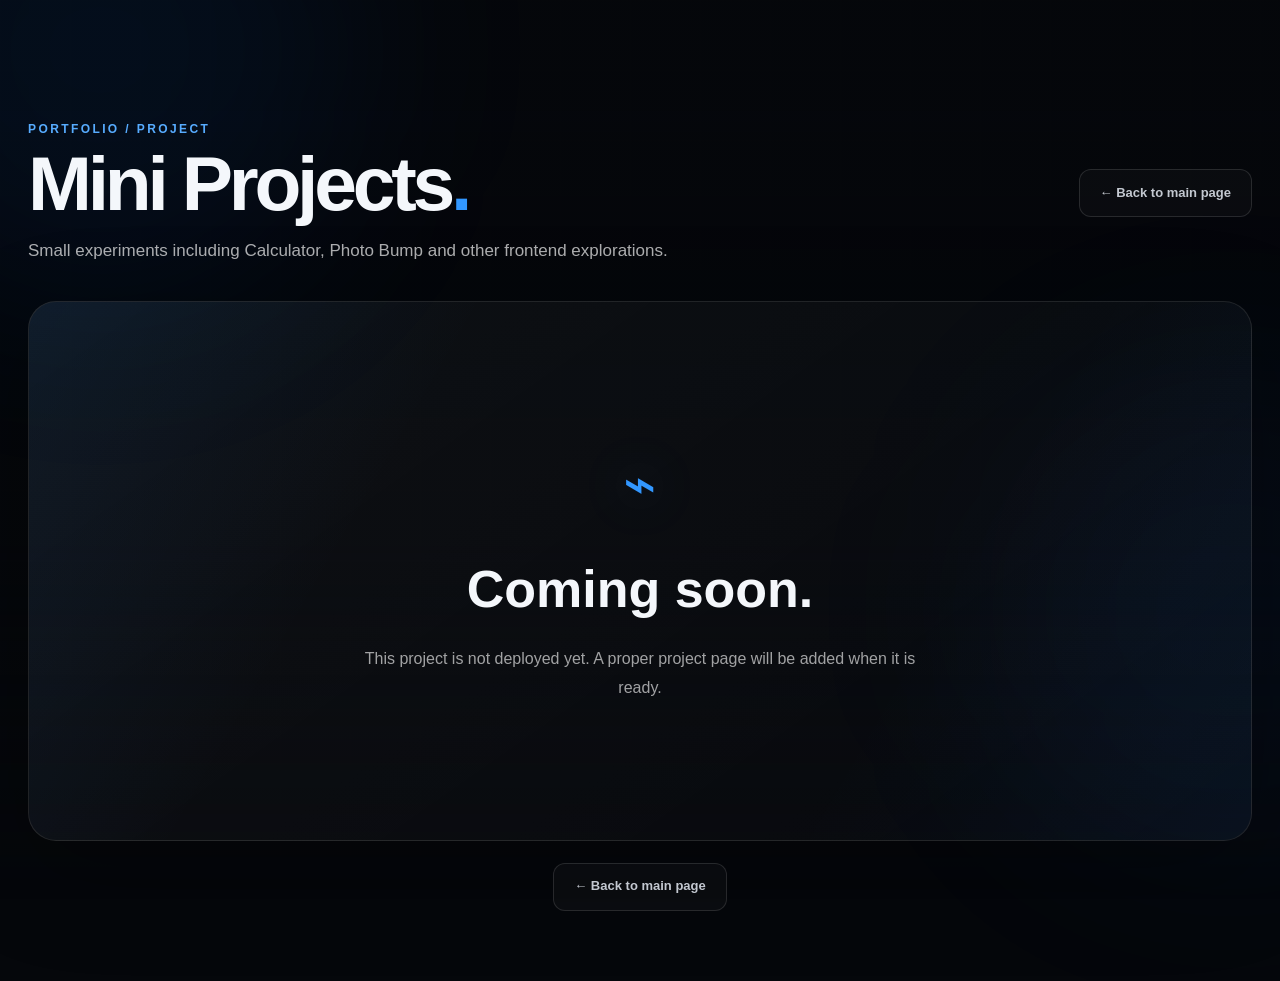
<file: mini-projects.html>
<!DOCTYPE html><html lang="en"><head><meta charset="UTF-8"><meta name="viewport" content="width=device-width, initial-scale=1.0"><title>Mini Projects | Neel</title><link rel="stylesheet" href="style.css"></head><body><div class="ambient one"></div><div class="ambient two"></div><main class="detail-page"><div class="detail-top"><div><div class="detail-kicker">Portfolio / Project</div><h1 class="detail-title">Mini Projects<span>.</span></h1><p class="detail-description">Small experiments including Calculator, Photo Bump and other frontend explorations.</p></div><a class="btn btn-outline detail-back" href="index.html">← Back to main page</a></div><div class="detail-stage"><div class="coming-soon"><div class="coming-icon">⌁</div><h2>Coming soon.</h2><p>This project is not deployed yet. A proper project page will be added when it is ready.</p></div></div><div class="detail-actions"><a class="btn btn-outline" href="index.html">← Back to main page</a></div></main></body></html>
</file>
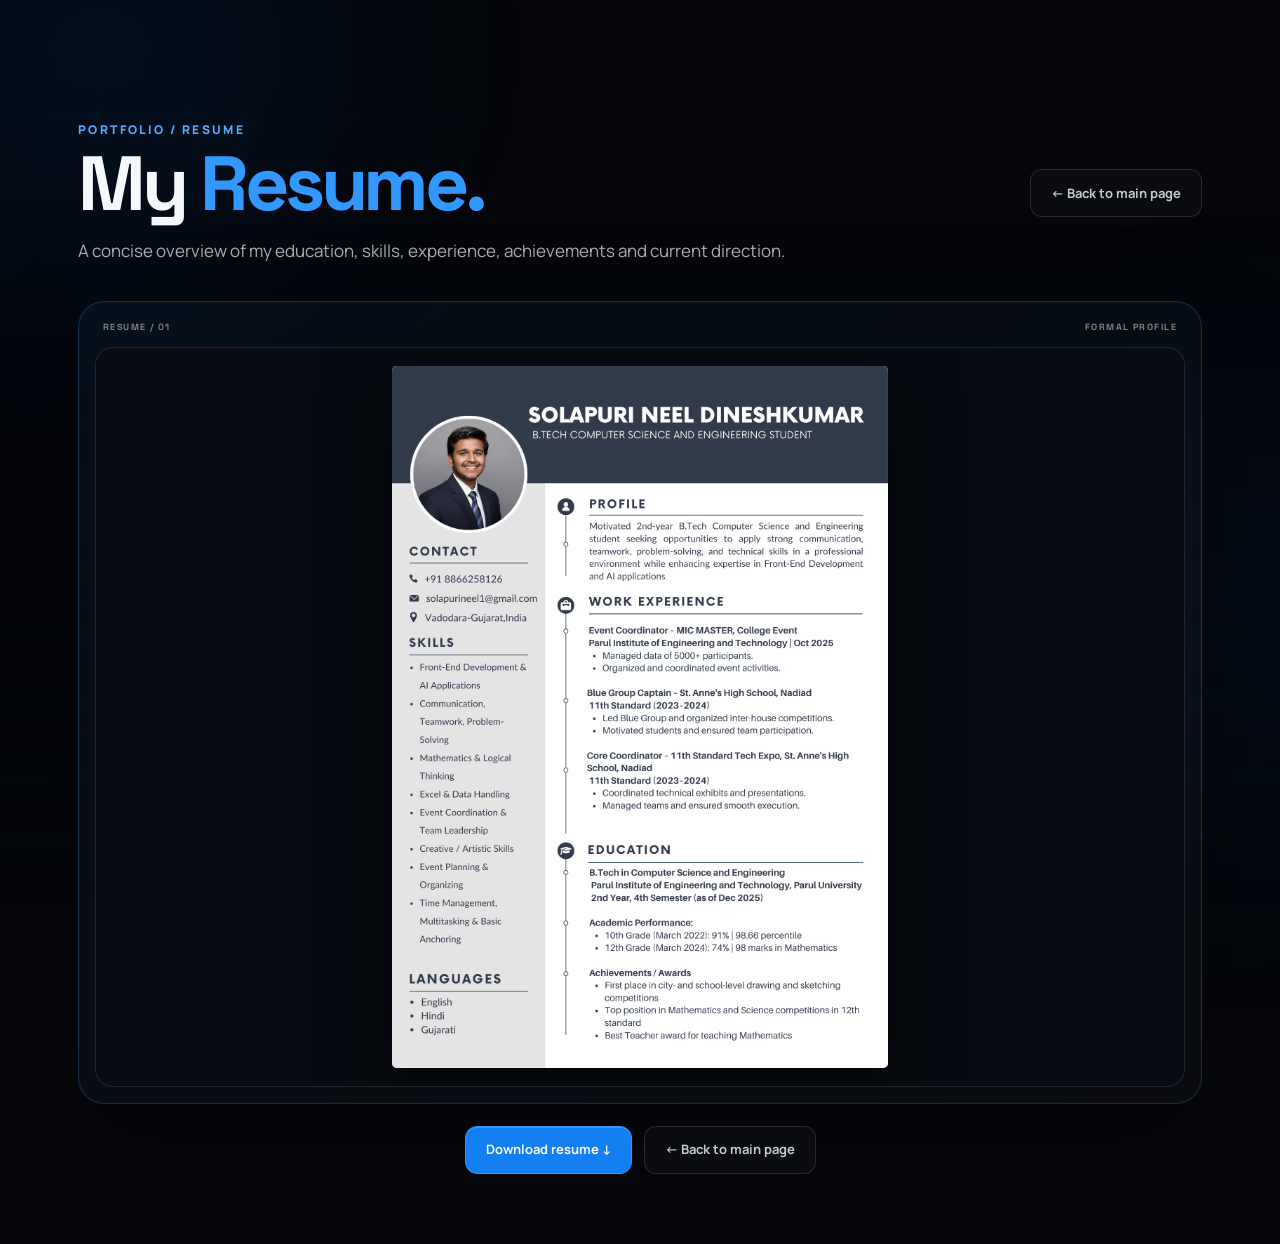
<file: resume.html>
<!DOCTYPE html>
<html lang="en">
<head>
<meta charset="UTF-8">
<meta name="viewport" content="width=device-width, initial-scale=1.0">
<title>Resume | Neel</title>
<meta name="theme-color" content="#05070b">
<link rel="stylesheet" href="style.css">
<link rel="preconnect" href="https://fonts.googleapis.com">
<link rel="preconnect" href="https://fonts.gstatic.com" crossorigin>
<link href="https://fonts.googleapis.com/css2?family=Manrope:wght@400;500;600;700;800&family=Space+Grotesk:wght@400;500;600;700&display=swap" rel="stylesheet">
</head>
<body>
<div class="ambient one"></div><div class="ambient two"></div>
<main class="detail-page resume-detail-page">
  <div class="detail-top">
    <div>
      <div class="detail-kicker">Portfolio / Resume</div>
      <h1 class="detail-title">My <span>Resume.</span></h1>
      <p class="detail-description">A concise overview of my education, skills, experience, achievements and current direction.</p>
    </div>
    <a class="btn btn-outline detail-back" href="index.html">← Back to main page</a>
  </div>
  <div class="resume-frame-wrap">
    <div class="resume-frame-label"><span>RESUME / 01</span><span>FORMAL PROFILE</span></div>
    <div class="resume-frame">
      <img class="resume-image" src="resume.png" alt="Solapuri Neel Dineshkumar resume" onerror="this.style.display='none';document.getElementById('resumeFallback').style.display='block'">
      <div id="resumeFallback" class="coming-soon" style="display:none"><div class="coming-icon">⌁</div><h2>Resume coming soon.</h2><p>Add your resume image as <strong>resume.png</strong> in the portfolio root.</p></div>
    </div>
  </div>
  <div class="detail-actions">
    <a class="btn btn-primary" href="resume.png" download="Solapuri_Neel_Dineshkumar_Resume.png">Download resume ↓</a>
    <a class="btn btn-outline" href="index.html">← Back to main page</a>
  </div>
</main>
</body>
</html>
</file>
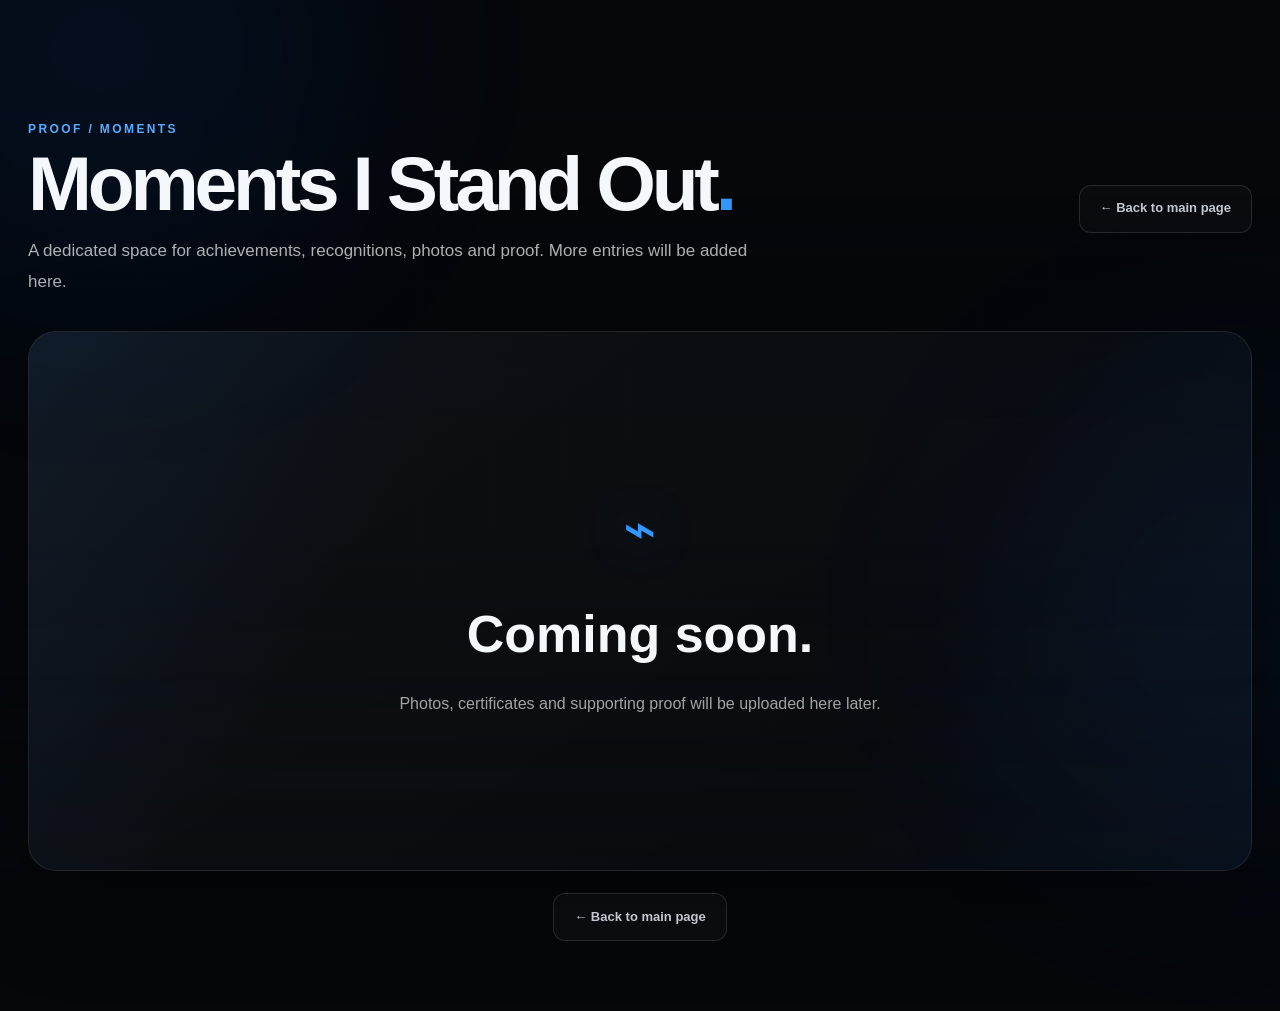
<file: standout.html>
<!DOCTYPE html><html lang="en"><head><meta charset="UTF-8"><meta name="viewport" content="width=device-width, initial-scale=1.0"><title>Moments I Stand Out | Neel</title><link rel="stylesheet" href="style.css"></head>
<body><div class="ambient one"></div><div class="ambient two"></div><main class="detail-page"><div class="detail-top"><div><div class="detail-kicker">PROOF / MOMENTS</div><h1 class="detail-title">Moments I Stand Out<span>.</span></h1><p class="detail-description">A dedicated space for achievements, recognitions, photos and proof. More entries will be added here.</p></div><a class="btn btn-outline detail-back" href="index.html">← Back to main page</a></div><div class="detail-stage"><div class="coming-soon"><div class="coming-icon">⌁</div><h2>Coming soon.</h2><p>Photos, certificates and supporting proof will be uploaded here later.</p></div></div><div class="detail-actions"><a class="btn btn-outline" href="index.html">← Back to main page</a></div></main></body></html>
</file>
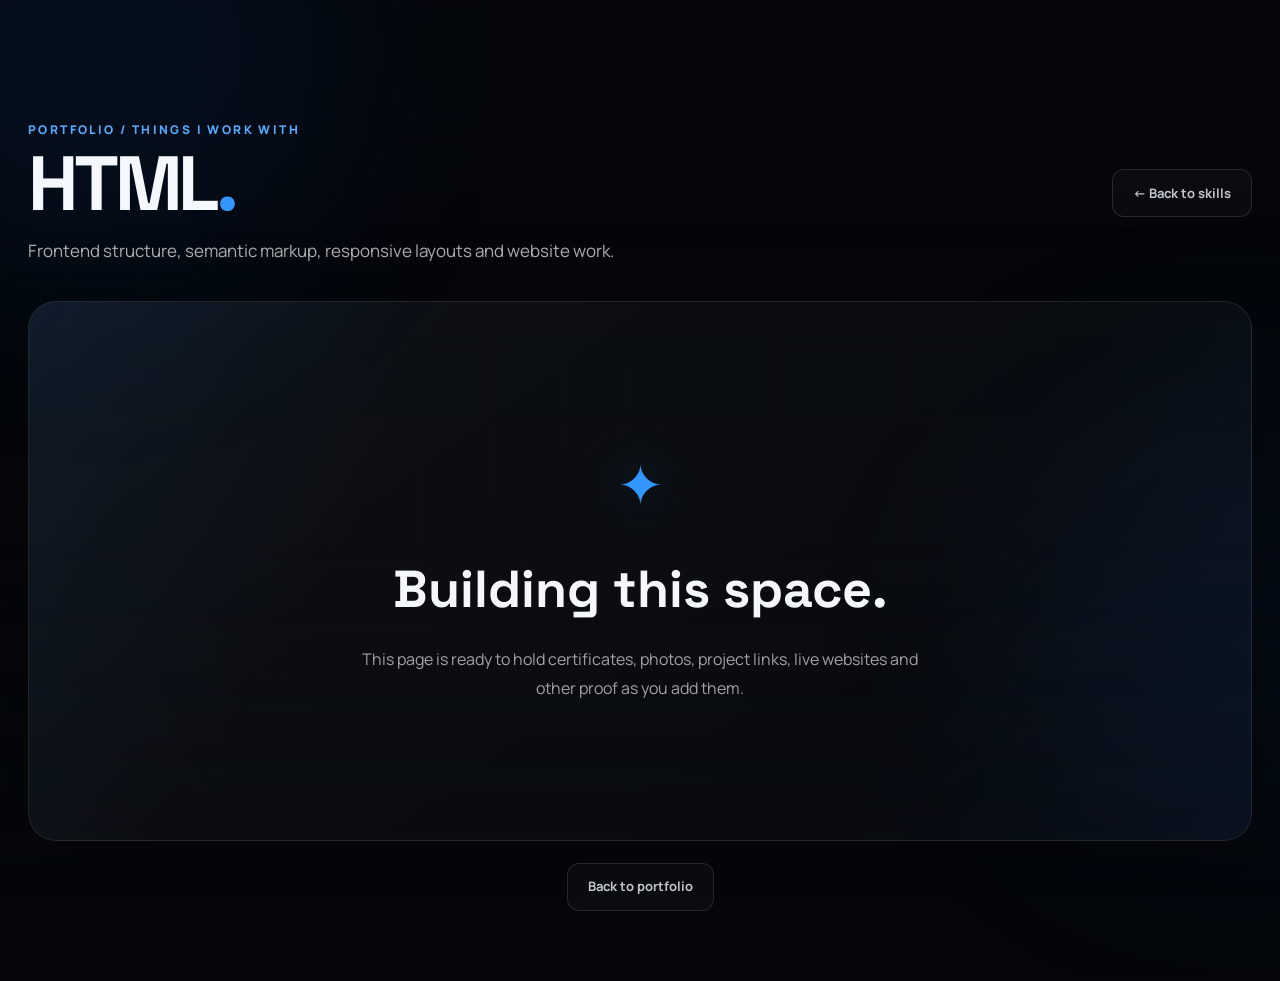
<file: things.html>
<!DOCTYPE html>
<html lang="en"><head><meta charset="UTF-8"><meta name="viewport" content="width=device-width, initial-scale=1.0"><title>Things I Work With | Neel</title><meta name="theme-color" content="#05070b"><link rel="stylesheet" href="style.css"><link rel="preconnect" href="https://fonts.googleapis.com"><link rel="preconnect" href="https://fonts.gstatic.com" crossorigin><link href="https://fonts.googleapis.com/css2?family=Manrope:wght@400;500;600;700;800&family=Space+Grotesk:wght@400;500;600;700&display=swap" rel="stylesheet"></head><body><div class="ambient one"></div><div class="ambient two"></div><main class="detail-page"><div class="detail-top"><div><div class="detail-kicker">Portfolio / Things I Work With</div><h1 id="thingTitle" class="detail-title">Things I <span>work with.</span></h1><p id="thingDescription" class="detail-description">A growing collection of projects, certificates, photos, links and proof related to this skill.</p></div><a class="btn btn-outline detail-back" href="index.html#skills">← Back to skills</a></div><div id="thingStage" class="detail-stage"><div class="coming-soon"><div class="coming-icon">✦</div><h2>Building this space.</h2><p>This page is ready to hold certificates, photos, project links, live websites and other proof as you add them.</p></div></div><div class="detail-actions"><a class="btn btn-outline" href="index.html#skills">Back to portfolio</a></div></main><script>
const data={
HTML:['HTML','Frontend structure, semantic markup, responsive layouts and website work.'],CSS:['CSS','Responsive styling, layouts, visual systems and polished frontend presentation.'],JavaScript:['JavaScript','Interactive frontend logic, DOM work and future web experiments.'],C:['C','Programming fundamentals, logic and problem-solving practice.'],Python:['Python','Programming fundamentals, data handling and problem-solving practice.'],SQL:['SQL','Data querying and database-oriented learning.'],Django:['Django','Backend framework learning and future project proof.'],Flask:['Flask','Backend framework learning and future project proof.'],Excel:['Excel','Data handling, event data and analytical spreadsheet work.'],['Data Handling']:['Data Handling','Organising, cleaning and working with information for practical tasks.'],Mathematics:['Mathematics','Numbers, patterns, logical thinking and analytical problem solving.'],['Logical Thinking']:['Logical Thinking','Breaking complex problems into structured, understandable steps.'],['Problem Solving']:['Problem Solving','Finding practical solutions through logic, analysis and iteration.'],Communication:['Communication','Outreach, coordination, professional communication and people-facing work.'],Teamwork:['Teamwork','Collaborative projects, event teams and coordinated execution.'],['Event Coordination']:['Event Coordination','Planning, participant data, logistics and smooth event execution.'],Leadership:['Leadership','Team responsibility, coordination and motivating people toward a goal.'],Canva:['Canva','Visual design, presentations, creative assets and future design work.'],['Creative Design']:['Creative Design','Photography, visual editing, design experiments and creative digital work.']};
const key=new URLSearchParams(location.search).get('item')||'HTML'; const info=data[key]||['Things I Work With','A flexible space for future proof, projects and creative work.']; document.title=info[0]+' | Neel'; document.getElementById('thingTitle').innerHTML=info[0]+'<span>.</span>'; document.getElementById('thingDescription').textContent=info[1];
</script></body></html>
</file>
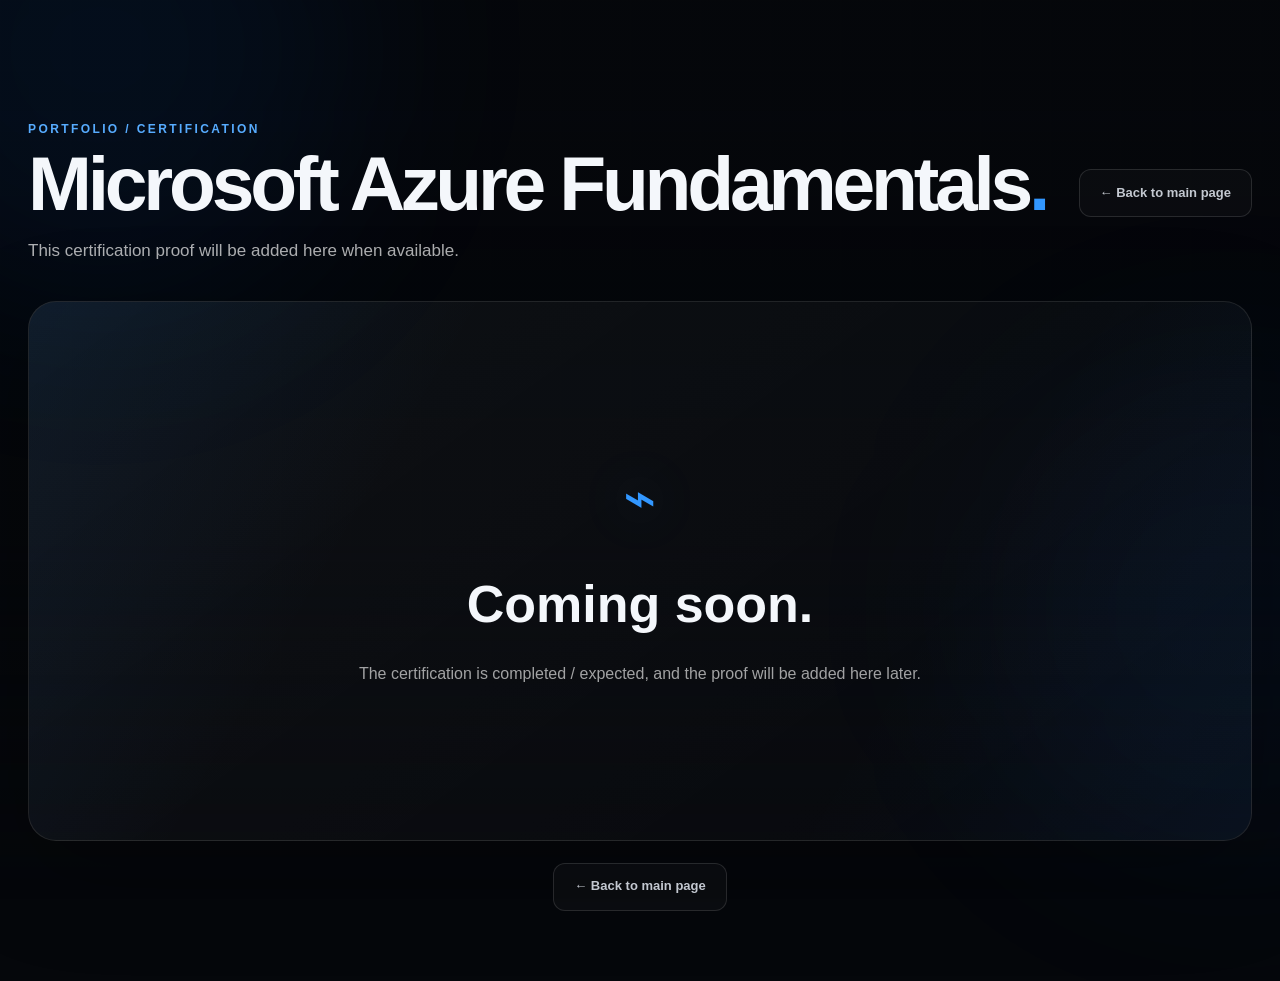
<file: certificates/azure-fundamentals.html>
<!DOCTYPE html><html lang="en"><head><meta charset="UTF-8"><meta name="viewport" content="width=device-width, initial-scale=1.0"><title>Microsoft Azure Fundamentals | Neel</title><link rel="stylesheet" href="../style.css"></head>
<body><div class="ambient one"></div><div class="ambient two"></div><main class="detail-page"><div class="detail-top"><div><div class="detail-kicker">Portfolio / Certification</div><h1 class="detail-title">Microsoft Azure Fundamentals<span>.</span></h1><p class="detail-description">This certification proof will be added here when available.</p></div><a class="btn btn-outline detail-back" href="../index.html">← Back to main page</a></div>
<div class="detail-stage"><div class="coming-soon"><div class="coming-icon">⌁</div><h2>Coming soon.</h2><p>The certification is completed / expected, and the proof will be added here later.</p></div></div>
<div class="detail-actions"><a class="btn btn-outline" href="../index.html">← Back to main page</a></div></main></body></html>
</file>
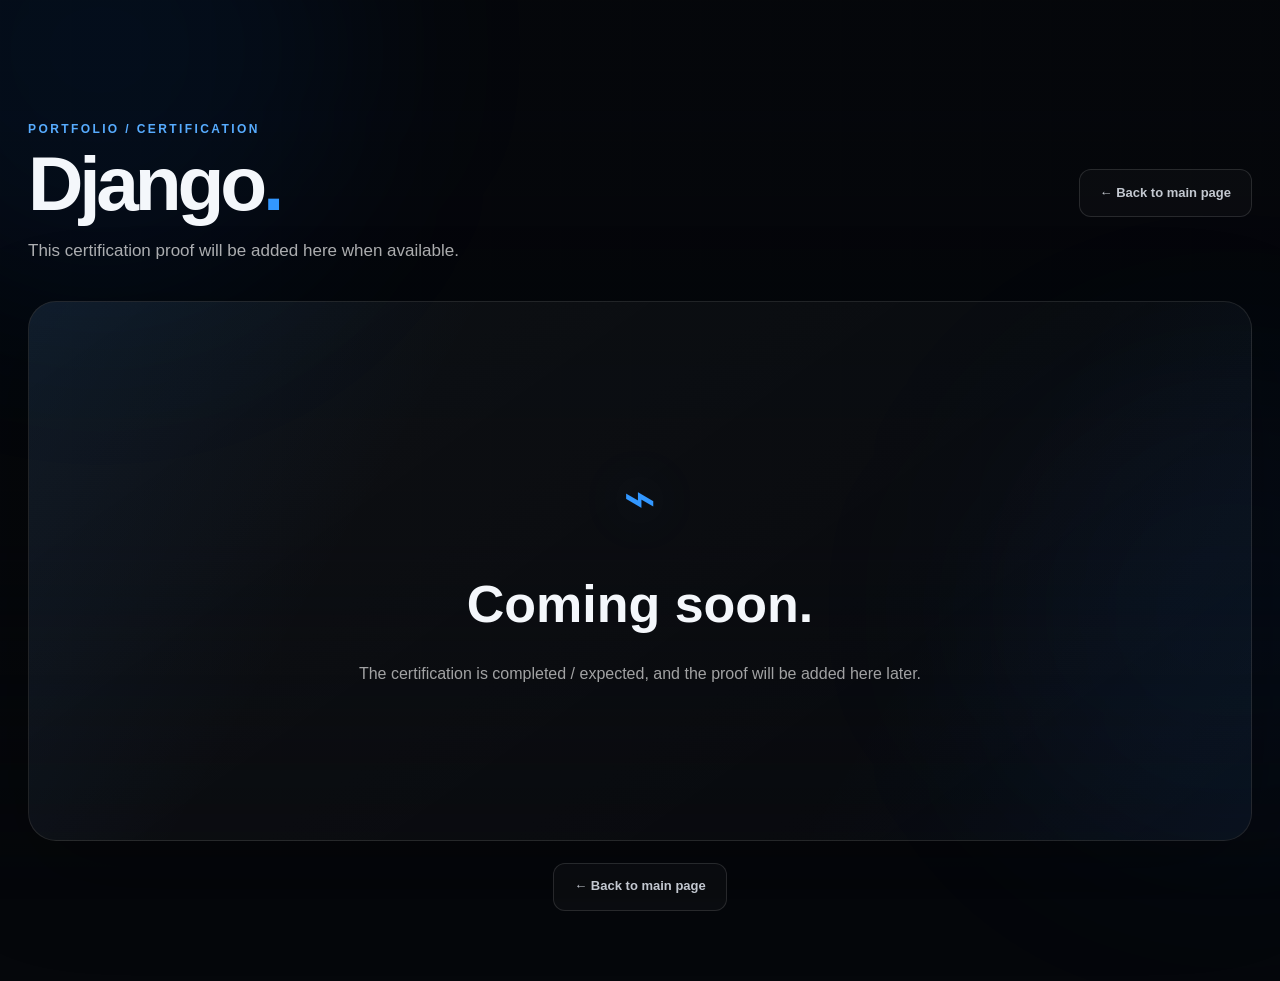
<file: certificates/django.html>
<!DOCTYPE html><html lang="en"><head><meta charset="UTF-8"><meta name="viewport" content="width=device-width, initial-scale=1.0"><title>Django | Neel</title><link rel="stylesheet" href="../style.css"></head>
<body><div class="ambient one"></div><div class="ambient two"></div><main class="detail-page"><div class="detail-top"><div><div class="detail-kicker">Portfolio / Certification</div><h1 class="detail-title">Django<span>.</span></h1><p class="detail-description">This certification proof will be added here when available.</p></div><a class="btn btn-outline detail-back" href="../index.html">← Back to main page</a></div>
<div class="detail-stage"><div class="coming-soon"><div class="coming-icon">⌁</div><h2>Coming soon.</h2><p>The certification is completed / expected, and the proof will be added here later.</p></div></div>
<div class="detail-actions"><a class="btn btn-outline" href="../index.html">← Back to main page</a></div></main></body></html>
</file>
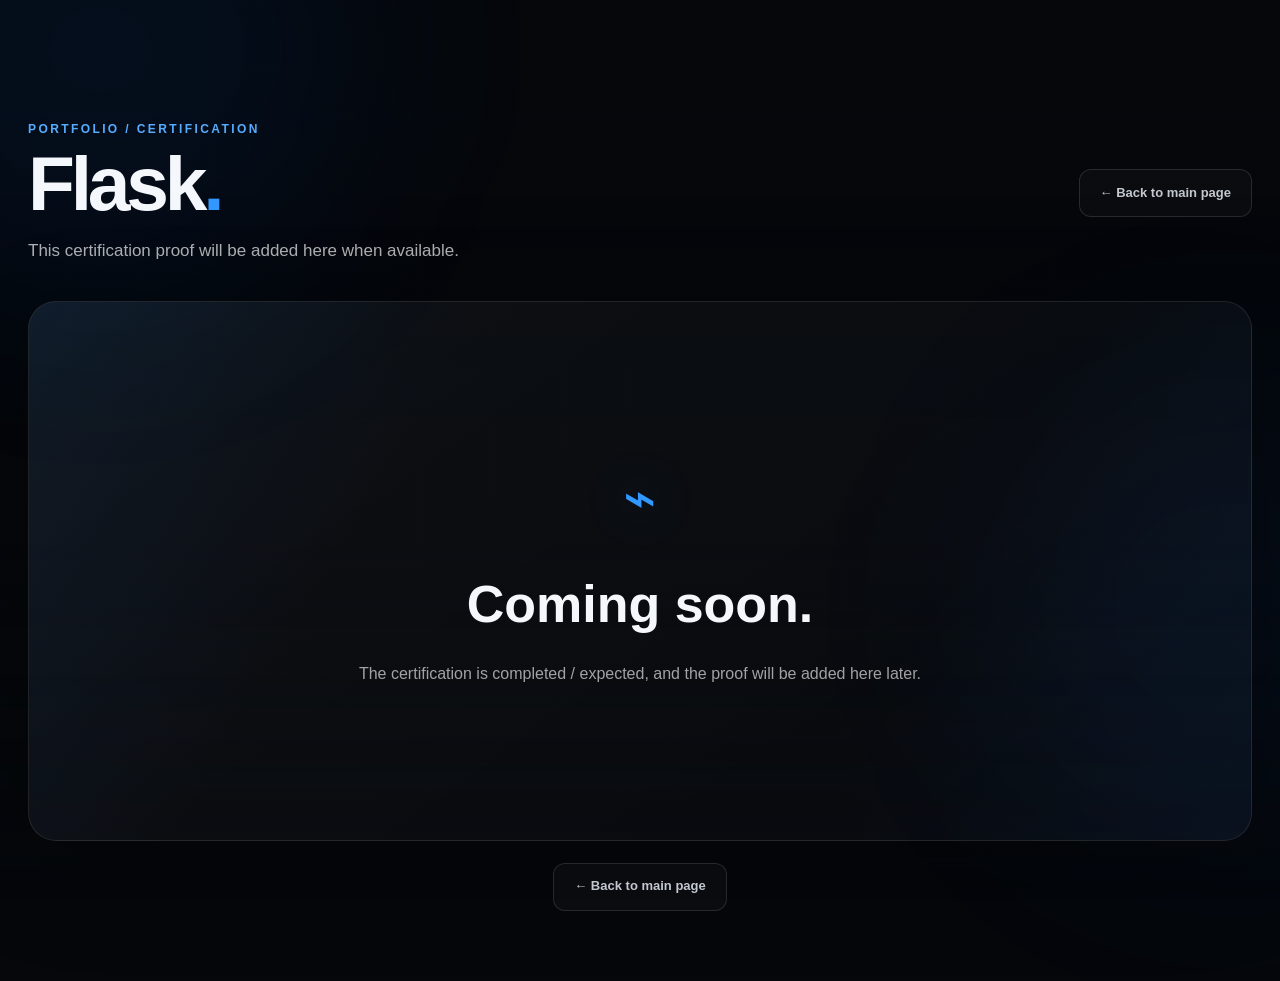
<file: certificates/flask.html>
<!DOCTYPE html><html lang="en"><head><meta charset="UTF-8"><meta name="viewport" content="width=device-width, initial-scale=1.0"><title>Flask | Neel</title><link rel="stylesheet" href="../style.css"></head>
<body><div class="ambient one"></div><div class="ambient two"></div><main class="detail-page"><div class="detail-top"><div><div class="detail-kicker">Portfolio / Certification</div><h1 class="detail-title">Flask<span>.</span></h1><p class="detail-description">This certification proof will be added here when available.</p></div><a class="btn btn-outline detail-back" href="../index.html">← Back to main page</a></div>
<div class="detail-stage"><div class="coming-soon"><div class="coming-icon">⌁</div><h2>Coming soon.</h2><p>The certification is completed / expected, and the proof will be added here later.</p></div></div>
<div class="detail-actions"><a class="btn btn-outline" href="../index.html">← Back to main page</a></div></main></body></html>
</file>
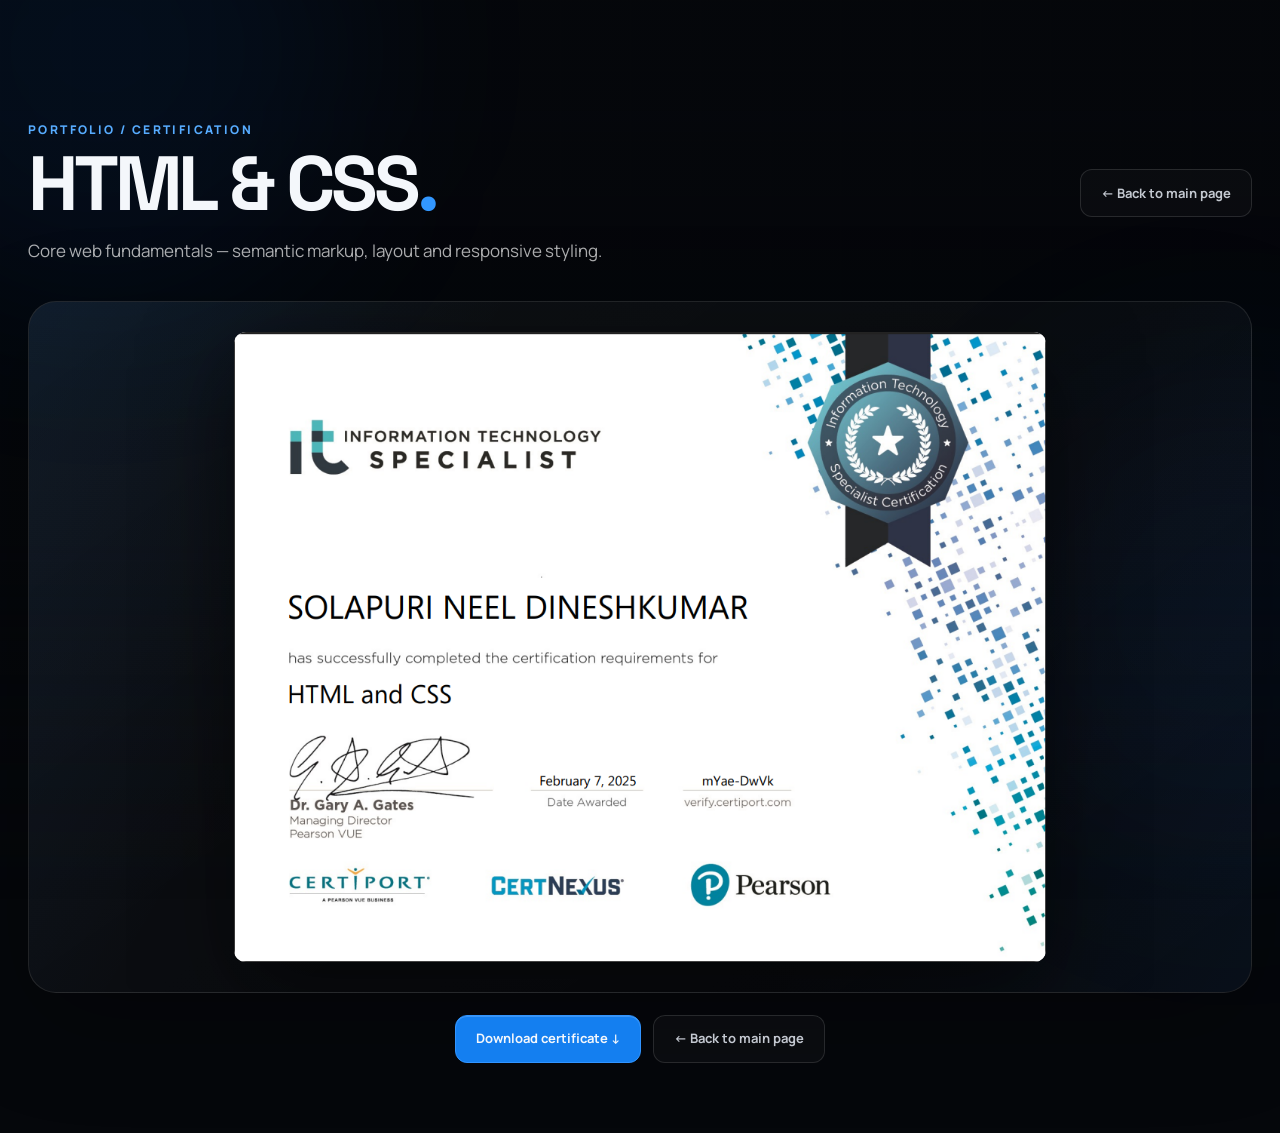
<file: certificates/html-css.html>
<!DOCTYPE html>
<html lang="en"><head><meta charset="UTF-8"><meta name="viewport" content="width=device-width, initial-scale=1.0">
<title>HTML & CSS | Neel</title><link rel="stylesheet" href="../style.css">
<link rel="preconnect" href="https://fonts.googleapis.com"><link rel="preconnect" href="https://fonts.gstatic.com" crossorigin>
<link href="https://fonts.googleapis.com/css2?family=Manrope:wght@400;500;600;700;800&family=Space+Grotesk:wght@400;500;600;700&display=swap" rel="stylesheet"></head>
<body><div class="ambient one"></div><div class="ambient two"></div>
<main class="detail-page"><div class="detail-top"><div><div class="detail-kicker">Portfolio / Certification</div>
<h1 class="detail-title">HTML & CSS<span>.</span></h1><p class="detail-description">Core web fundamentals — semantic markup, layout and responsive styling.</p></div>
<a class="btn btn-outline detail-back" href="../index.html">← Back to main page</a></div>
<div class="detail-stage certificate-stage"><img class="detail-image certificate-image" src="../certificates/html-css.png" alt="HTML & CSS certificate">
</div>
<div class="detail-actions"><a class="btn btn-primary" href="../certificates/html-css.png" download>Download certificate ↓</a>
<a class="btn btn-outline" href="../index.html">← Back to main page</a></div></main></body></html>
</file>
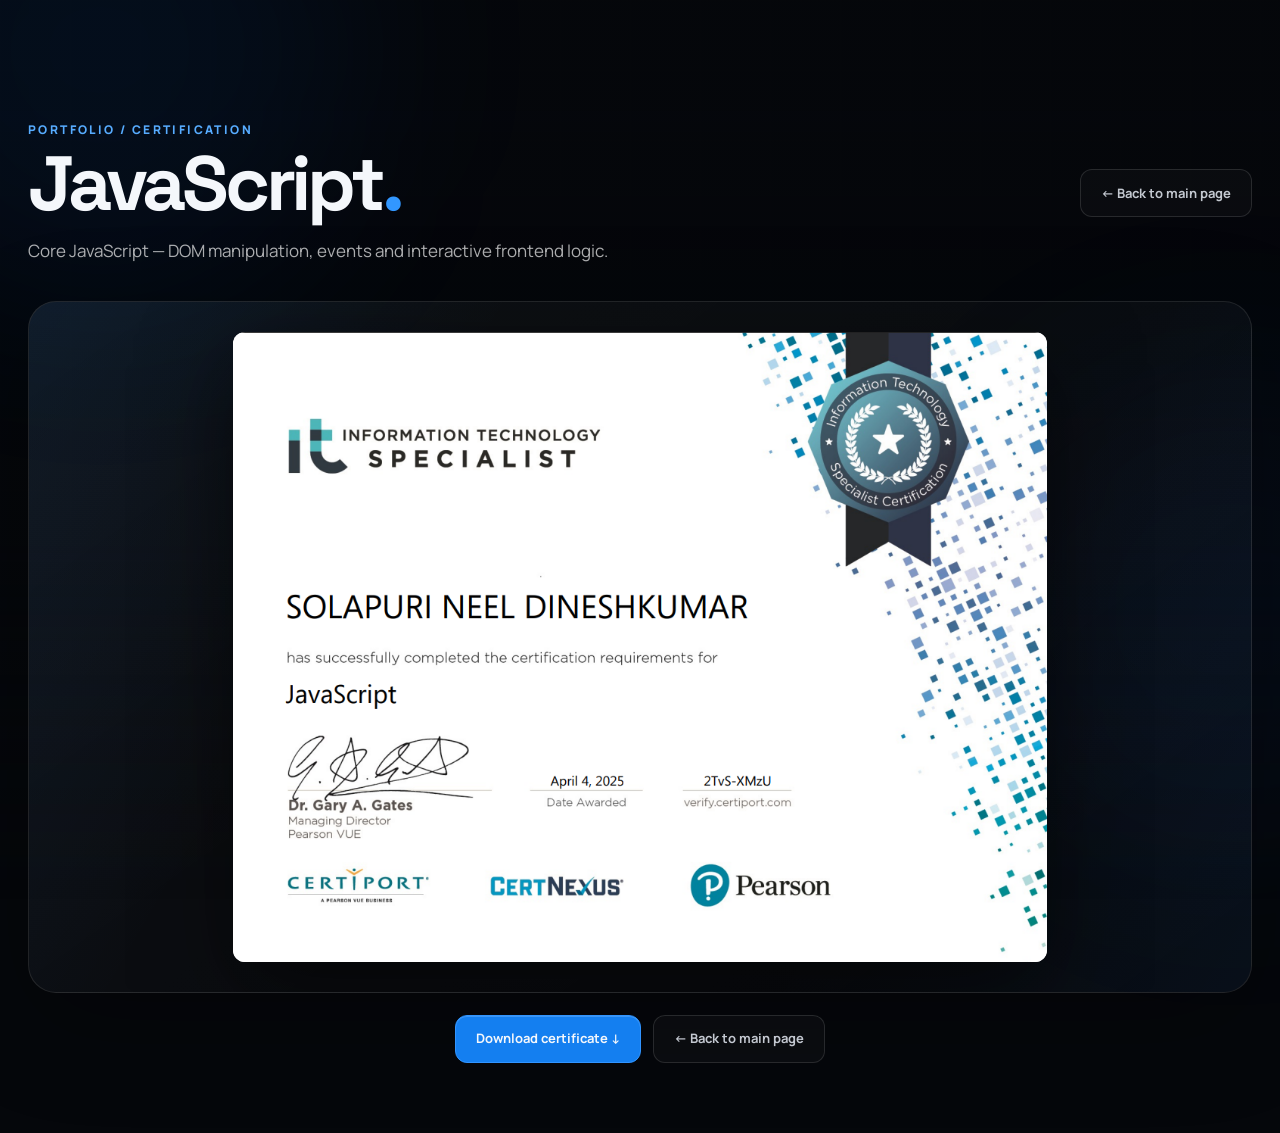
<file: certificates/javascript.html>
<!DOCTYPE html>
<html lang="en"><head><meta charset="UTF-8"><meta name="viewport" content="width=device-width, initial-scale=1.0">
<title>JavaScript | Neel</title><link rel="stylesheet" href="../style.css">
<link rel="preconnect" href="https://fonts.googleapis.com"><link rel="preconnect" href="https://fonts.gstatic.com" crossorigin>
<link href="https://fonts.googleapis.com/css2?family=Manrope:wght@400;500;600;700;800&family=Space+Grotesk:wght@400;500;600;700&display=swap" rel="stylesheet"></head>
<body><div class="ambient one"></div><div class="ambient two"></div>
<main class="detail-page"><div class="detail-top"><div><div class="detail-kicker">Portfolio / Certification</div>
<h1 class="detail-title">JavaScript<span>.</span></h1><p class="detail-description">Core JavaScript — DOM manipulation, events and interactive frontend logic.</p></div>
<a class="btn btn-outline detail-back" href="../index.html">← Back to main page</a></div>
<div class="detail-stage certificate-stage"><img class="detail-image certificate-image" src="../certificates/javascript.png" alt="JavaScript certificate">
</div>
<div class="detail-actions"><a class="btn btn-primary" href="../certificates/javascript.png" download>Download certificate ↓</a>
<a class="btn btn-outline" href="../index.html">← Back to main page</a></div></main></body></html>
</file>
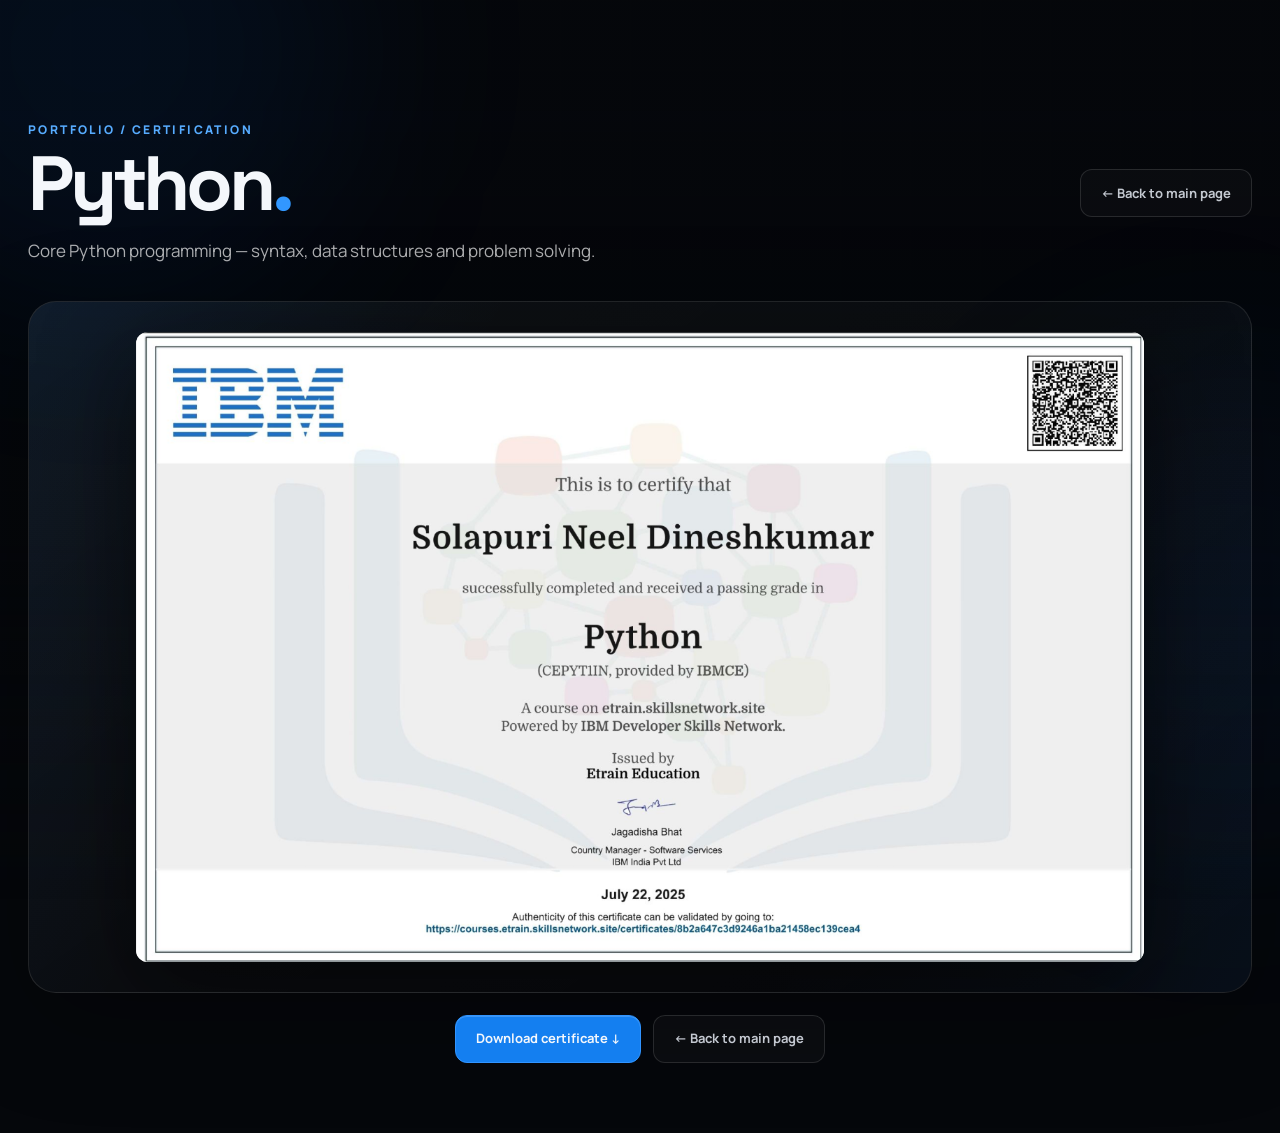
<file: certificates/python.html>
<!DOCTYPE html>
<html lang="en"><head><meta charset="UTF-8"><meta name="viewport" content="width=device-width, initial-scale=1.0">
<title>Python | Neel</title><link rel="stylesheet" href="../style.css">
<link rel="preconnect" href="https://fonts.googleapis.com"><link rel="preconnect" href="https://fonts.gstatic.com" crossorigin>
<link href="https://fonts.googleapis.com/css2?family=Manrope:wght@400;500;600;700;800&family=Space+Grotesk:wght@400;500;600;700&display=swap" rel="stylesheet"></head>
<body><div class="ambient one"></div><div class="ambient two"></div>
<main class="detail-page"><div class="detail-top"><div><div class="detail-kicker">Portfolio / Certification</div>
<h1 class="detail-title">Python<span>.</span></h1><p class="detail-description">Core Python programming — syntax, data structures and problem solving.</p></div>
<a class="btn btn-outline detail-back" href="../index.html">← Back to main page</a></div>
<div class="detail-stage certificate-stage"><img class="detail-image certificate-image" src="../certificates/python.png" alt="Python certificate">
</div>
<div class="detail-actions"><a class="btn btn-primary" href="../certificates/python.png" download>Download certificate ↓</a>
<a class="btn btn-outline" href="../index.html">← Back to main page</a></div></main></body></html>
</file>
<file: style.css>
/* =========================================================
           RESET
        ========================================================= */

        * {
            margin: 0;
            padding: 0;
            box-sizing: border-box;
        }

        html {
            scroll-behavior: smooth;
        }

        body {
            background: #05070b;
            color: #f4f7fb;
            font-family: "Manrope", sans-serif;
            overflow-x: hidden;
            line-height: 1.6;
        }

        ::selection {
            background: #1f8cff;
            color: white;
        }

        a {
            color: inherit;
            text-decoration: none;
        }

        button {
            font: inherit;
            background: none;
            border: none;
            cursor: pointer;
            color: inherit;
        }

        :focus-visible {
            outline: 2px solid #3297ff;
            outline-offset: 3px;
            border-radius: 4px;
        }

        .skip-link {
            position: fixed;
            top: -60px;
            left: 20px;
            z-index: 10001;

            padding: 12px 18px;

            background: #147ff0;
            color: white;

            border-radius: 10px;

            font-size: 13px;
            font-weight: 700;

            transition: top .25s ease;
        }

        .skip-link:focus {
            top: 20px;
        }


        /* =========================================================
           GLOBAL BACKGROUND
        ========================================================= */

        body::before {
            content: "";
            position: fixed;
            inset: 0;
            pointer-events: none;
            z-index: -5;

            background:
                linear-gradient(
                    rgba(5, 7, 11, 0.95),
                    rgba(5, 7, 11, 0.95)
                ),
                linear-gradient(
                    90deg,
                    rgba(255,255,255,0.025) 1px,
                    transparent 1px
                ),
                linear-gradient(
                    rgba(255,255,255,0.025) 1px,
                    transparent 1px
                );

            background-size:
                auto,
                70px 70px,
                70px 70px;

            mask-image: linear-gradient(
                to bottom,
                black 0%,
                rgba(0,0,0,.8) 60%,
                transparent 100%
            );
        }

        .ambient {
            position: fixed;
            width: 500px;
            height: 500px;
            border-radius: 50%;
            pointer-events: none;
            z-index: -4;

            background: rgba(0, 115, 255, 0.07);
            filter: blur(100px);

            animation: ambientMove 12s ease-in-out infinite alternate;
        }

        .ambient.one {
            top: -200px;
            left: -150px;
        }

        .ambient.two {
            right: -200px;
            top: 40%;
            background: rgba(40, 110, 255, 0.045);
            animation-delay: -5s;
        }

        @keyframes ambientMove {
            from {
                transform: translate3d(0, 0, 0);
            }

            to {
                transform: translate3d(80px, 50px, 0);
            }
        }


        /* =========================================================
           INTRO
        ========================================================= */

        #intro {
            position: fixed;
            inset: 0;
            z-index: 9999;

            display: flex;
            justify-content: center;
            align-items: center;

            background: #05070b;

            animation: introExit 0.8s ease 2.5s forwards;
        }

        .intro-inner {
            position: relative;
            text-align: center;
        }

        .intro-small {
            font-size: 11px;
            letter-spacing: 0.45em;
            text-transform: uppercase;
            color: rgba(255,255,255,.42);

            opacity: 0;
            animation: introSmall 0.8s ease 0.2s forwards;
        }

        .intro-name {
            margin-top: 12px;

            font-family: "Space Grotesk", sans-serif;
            font-size: clamp(60px, 13vw, 170px);
            font-weight: 600;
            letter-spacing: -0.07em;
            line-height: .9;

            background: linear-gradient(
                110deg,
                #ffffff 20%,
                #8ec7ff 48%,
                #ffffff 70%
            );

            background-size: 220% auto;

            -webkit-background-clip: text;
            background-clip: text;
            color: transparent;

            animation:
                introName 1.3s cubic-bezier(.16,1,.3,1) .35s forwards,
                lightSweep 2.2s linear 1s infinite;

            opacity: 0;
            transform: translateY(25px);
        }

        .intro-line {
            height: 1px;
            width: 0;

            margin: 24px auto 0;

            background: linear-gradient(
                90deg,
                transparent,
                #1687ff,
                transparent
            );

            animation: introLine 1.1s ease 1.1s forwards;
        }

        @keyframes introSmall {
            to {
                opacity: 1;
            }
        }

        @keyframes introName {
            to {
                opacity: 1;
                transform: translateY(0);
            }
        }

        @keyframes introLine {
            to {
                width: min(360px, 70vw);
            }
        }

        @keyframes lightSweep {
            to {
                background-position: 220% center;
            }
        }

        @keyframes introExit {
            to {
                opacity: 0;
                visibility: hidden;
                pointer-events: none;
            }
        }


        /* =========================================================
           NAVBAR
        ========================================================= */

        .navbar {
            position: fixed;
            top: 22px;
            left: 50%;
            transform: translateX(-50%);

            width: min(1100px, calc(100% - 32px));

            display: flex;
            align-items: center;
            justify-content: space-between;

            padding: 14px 18px 14px 22px;

            border: 1px solid rgba(255,255,255,.13);
            background: linear-gradient(135deg, rgba(18,25,38,.86), rgba(8,11,17,.76));

            backdrop-filter: blur(18px);
            -webkit-backdrop-filter: blur(18px);

            border-radius: 100px;

            z-index: 1000;

            box-shadow:
                0 20px 65px rgba(0,0,0,.38),
                0 0 35px rgba(45,145,255,.06),
                inset 0 1px rgba(255,255,255,.07);
        }

        .logo {
            font-family: "Space Grotesk", sans-serif;
            font-weight: 700;
            font-size: 19px;
            letter-spacing: .08em;
        }

        .logo span {
            color: #3297ff;
        }

        .nav-links {
            display: flex;
            align-items: center;
            gap: 7px;
            padding: 4px;
            border: 1px solid rgba(255,255,255,.06);
            border-radius: 999px;
            background: rgba(255,255,255,.025);
        }

        .nav-links a {
            position: relative;

            padding: 11px 16px;

            color: rgba(255,255,255,.52);

            font-size: 14px;
            font-weight: 700;
            letter-spacing: .01em;

            transition: .3s ease;
        }

        .nav-links a::after {
            content: "";

            position: absolute;
            left: 50%;
            bottom: 4px;

            width: 0;
            height: 2px;

            transform: translateX(-50%);

            background: #248dff;
            box-shadow: 0 0 10px rgba(36,141,255,.7);

            transition: .3s ease;
        }

        .nav-links a:hover,
        .nav-links a.active {
            color: white;
        }

        .nav-links a.active::after {
            width: 24px;
        }

        .nav-toggle {
            display: none;

            width: 36px;
            height: 36px;

            align-items: center;
            justify-content: center;

            border: 1px solid rgba(255,255,255,.12);
            border-radius: 50%;

            color: white;
        }

        .nav-toggle svg {
            width: 16px;
            height: 16px;
        }

        .mobile-menu {
            position: fixed;
            inset: 0;
            z-index: 999;

            display: flex;
            flex-direction: column;
            align-items: center;
            justify-content: center;
            gap: 6px;

            background: rgba(5, 7, 11, .97);
            backdrop-filter: blur(20px);

            opacity: 0;
            visibility: hidden;
            transform: translateY(-12px);

            transition:
                opacity .3s ease,
                transform .3s ease,
                visibility .3s;
        }

        .mobile-menu.open {
            opacity: 1;
            visibility: visible;
            transform: translateY(0);
        }

        .mobile-menu a {
            padding: 16px 0;

            font-family: "Space Grotesk", sans-serif;
            font-size: 30px;
            font-weight: 600;

            color: rgba(255,255,255,.55);
        }

        .mobile-menu a.active,
        .mobile-menu a:hover {
            color: white;
        }


        /* =========================================================
           BUTTONS
        ========================================================= */

        .btn {
            display: inline-flex;
            align-items: center;
            justify-content: center;
            gap: 10px;

            min-height: 48px;
            padding: 0 20px;

            border-radius: 12px;

            font-size: 13px;
            font-weight: 700;

            transition:
                transform .25s ease,
                box-shadow .25s ease,
                background .25s ease,
                border .25s ease;
        }

        .btn-primary {
            background: #147ff0;
            border: 1px solid #3194ff;

            box-shadow:
                0 0 0 rgba(20,127,240,0),
                inset 0 1px rgba(255,255,255,.18);
        }

        .btn-primary:hover {
            transform: translateY(-3px);
            box-shadow:
                0 12px 30px rgba(20,127,240,.25),
                0 0 25px rgba(20,127,240,.12);
        }

        .btn-outline {
            border: 1px solid rgba(255,255,255,.12);
            background: rgba(255,255,255,.025);
            color: rgba(255,255,255,.78);
        }

        .btn-outline:hover {
            transform: translateY(-3px);
            border-color: rgba(45,145,255,.5);
            color: white;
            background: rgba(25,120,220,.07);
        }


        /* =========================================================
           SECTIONS
        ========================================================= */

        section {
            position: relative;
            width: min(1360px, calc(100% - 56px));
            margin: auto;

            padding: 85px 0;
        }

        .section-label {
            display: flex;
            align-items: center;
            gap: 12px;

            margin-bottom: 22px;

            font-size: 17px;
            font-weight: 800;
            letter-spacing: .2em;
            text-transform: uppercase;

            color: #57acff;
        }

        .section-label::before {
            content: "";
            width: 25px;
            height: 1px;
            background: #2d91ff;
            box-shadow: 0 0 10px rgba(45,145,255,.5);
        }

        .section-title {
            max-width: 750px;

            font-family: "Space Grotesk", sans-serif;

            font-size: clamp(38px, 6vw, 72px);
            line-height: .98;
            letter-spacing: -.055em;
            font-weight: 600;
        }

        .section-title span {
            color: #318fff;
        }

        .section-description {
            max-width: 650px;
            margin-top: 22px;

            color: rgba(255,255,255,.7);
            font-size: 19px;
            line-height: 1.8;
        }


        /* =========================================================
           HERO
        ========================================================= */

        #home {
            min-height: 100vh;

            display: flex;
            align-items: center;

            padding-top: 140px;
        }

        .hero {
            width: 100%;

            display: grid;
            grid-template-columns: 1.05fr .95fr;

            align-items: center;
            gap: 80px;
        }

        .hero-eyebrow {
            display: flex;
            align-items: center;
            gap: 12px;

            margin-bottom: 25px;

            color: rgba(255,255,255,.52);

            font-size: 11px;
            font-weight: 700;
            letter-spacing: .18em;
            text-transform: uppercase;
        }

        .status-dot {
            width: 7px;
            height: 7px;
            border-radius: 50%;

            background: #35a0ff;

            box-shadow:
                0 0 0 5px rgba(53,160,255,.08),
                0 0 15px rgba(53,160,255,.6);
        }

        .hero h1 {
            font-family: "Space Grotesk", sans-serif;

            font-size: clamp(55px, 7vw, 94px);
            line-height: .94;
            letter-spacing: -.07em;

            font-weight: 600;
        }

        .hero h1 .muted {
            display: block;

            background: linear-gradient(100deg, #3297ff, #8ec7ff 60%, #3297ff);
            background-size: 200% auto;

            -webkit-background-clip: text;
            background-clip: text;
            color: transparent;

            filter: drop-shadow(0 0 30px rgba(50,150,255,.25));

            animation: lightSweep 3s linear infinite;
        }

        .hero-role {
            margin-top: 25px;

            color: rgba(255,255,255,.7);

            font-size: 15px;
            font-weight: 600;
        }

        .hero-tagline {
            margin-top: 8px;

            font-family: "Space Grotesk", sans-serif;

            font-size: clamp(20px, 2.3vw, 30px);
            font-weight: 500;

            color: #fff;
        }

        .hero-tagline span {
            color: #3495ff;
        }

        .hero-text {
            max-width: 590px;

            margin-top: 22px;

            color: rgba(255,255,255,.68);

            font-size: 18px;
            line-height: 1.85;
        }

        .hero-actions {
            display: flex;
            flex-wrap: wrap;
            gap: 12px;

            margin-top: 34px;
        }


        /* =========================================================
           HERO PHOTO
        ========================================================= */

        .hero-visual {
            position: relative;

            display: flex;
            justify-content: center;
            align-items: center;
        }

        .photo-frame {
            position: relative;

            width: min(340px, 72vw);
            aspect-ratio: 4 / 5;

            overflow: hidden;

            border-radius: 28px;

            background:
                linear-gradient(
                    145deg,
                    rgba(255,255,255,.08),
                    rgba(255,255,255,.015)
                );

            border: 1px solid rgba(255,255,255,.11);

            box-shadow:
                0 30px 100px rgba(0,0,0,.45),
                0 0 80px rgba(15,105,220,.08);
        }

        .photo-frame::before {
            content: "";

            position: absolute;
            inset: 0;

            z-index: 2;
            pointer-events: none;

            background:
                linear-gradient(
                    135deg,
                    rgba(45,145,255,.14),
                    transparent 30%,
                    transparent 70%,
                    rgba(45,145,255,.06)
                );
        }

        .photo-frame::after {
            content: "";

            position: absolute;
            inset: 12px;

            border: 1px solid rgba(255,255,255,.06);
            border-radius: 20px;

            pointer-events: none;
            z-index: 3;
        }

        .profile-photo {
            width: 100%;
            height: 100%;

            object-fit: cover;
            object-position: center;

            display: block;

            filter: saturate(.9) contrast(1.02);

            transition: transform .8s cubic-bezier(.16,1,.3,1);
        }

        .photo-frame:hover .profile-photo {
            transform: scale(1.035);
        }

        .photo-frame.photo-fallback::after {
            content: "SN";

            display: flex;
            align-items: center;
            justify-content: center;

            inset: 0;
            border: none;

            font-family: "Space Grotesk", sans-serif;
            font-size: 90px;
            font-weight: 600;

            color: rgba(255,255,255,.1);
            background: rgba(255,255,255,.02);
        }

        .photo-corner {
            position: absolute;
            width: 50px;
            height: 50px;

            z-index: 4;

            border-color: rgba(55,153,255,.7);
            border-style: solid;
        }

        .photo-corner.tl {
            top: -1px;
            left: -1px;
            border-width: 2px 0 0 2px;
            border-radius: 25px 0 0 0;
        }

        .photo-corner.br {
            right: -1px;
            bottom: -1px;
            border-width: 0 2px 2px 0;
            border-radius: 0 0 25px 0;
        }


        /* =========================================================
           ABOUT
        ========================================================= */

        .about-layout {
            display: grid;
            grid-template-columns: .55fr 1.45fr;
            gap: 60px;

            margin-top: 50px;
        }

        .about-number {
            font-family: "Space Grotesk", sans-serif;
            font-size: clamp(80px, 11vw, 150px);

            line-height: .75;

            color: transparent;
            -webkit-text-stroke: 1px rgba(90,170,255,.35);

            letter-spacing: -.08em;
        }

        .about-content p {
            margin-bottom: 20px;

            color: rgba(255,255,255,.72);

            font-size: 18px;
            line-height: 1.85;
        }

        .about-content strong {
            color: white;
            font-weight: 600;
        }

        .about-highlight {
            margin-top: 35px;
            padding-left: 22px;

            border-left: 2px solid #258cff;

            color: white !important;

            font-family: "Space Grotesk", sans-serif;
            font-size: 20px !important;
            line-height: 1.5 !important;
        }


        /* =========================================================
           THINKING
        ========================================================= */

        .thinking-flow {
            position: relative;
            display: grid;
            grid-template-columns: repeat(4, 1fr);
            gap: 18px;
            margin-top: 55px;
        }

        .thinking-flow::before {
            content: "";
            position: absolute;
            left: 8%; right: 8%; top: 50%;
            height: 1px;
            background: linear-gradient(90deg, transparent, rgba(50,151,255,.55), transparent);
            z-index: 0;
        }

        .think-item {
            position: relative;

            padding: 34px 26px;
            min-height: 210px;
            border: 1px solid rgba(255,255,255,.10);
            border-radius: 22px;
            background: linear-gradient(145deg, rgba(255,255,255,.045), rgba(255,255,255,.012));
            box-shadow: 0 18px 45px rgba(0,0,0,.18);
            z-index: 1;
        }

        .think-item:last-child {
            border-right: 1px solid rgba(255,255,255,.10);
        }

        .think-number {
            font-size: 11px;
            color: #57acff;
            letter-spacing: .15em;
        }

        .think-item h3 {
            margin-top: 24px;

            font-family: "Space Grotesk", sans-serif;

            font-size: 25px;
            font-weight: 600;
        }

        .think-item p {
            margin-top: 10px;

            color: rgba(255,255,255,.66);

            font-size: 16px;
            line-height: 1.75;
        }


        /* =========================================================
           SKILLS
        ========================================================= */

        .skills-wrapper {
            display: grid;
            grid-template-columns: repeat(4, minmax(0, 1fr));
            gap: 14px;

            max-width: 900px;
            margin-top: 40px;
        }

        .skill {
            min-height: 76px;
            padding: 18px 20px;
            display: flex;
            align-items: center;
            justify-content: center;
            text-align: center;
            border: 1px solid rgba(255,255,255,.09);
            border-radius: 18px;

            color: rgba(255,255,255,.7);

            background: rgba(255,255,255,.018);

            font-size: 15px;
            font-weight: 700;

            transition: .25s ease;
        }

        .skills-wrapper:has(.skill:hover) .skill:not(:hover) {
            opacity: .28;
            filter: blur(2px);
            transform: scale(.97);
        }

        .skill:hover {
            color: white;

            border-color: rgba(40,143,255,.5);

            background: rgba(25,120,230,.07);

            transform: translateY(-6px) scale(1.08);
            box-shadow: 0 20px 45px rgba(20,127,240,.18), 0 0 28px rgba(50,150,255,.10);
            z-index: 4;
        }

        .skill {
            cursor: pointer;
        }


        /* =========================================================
           EXPERIENCE
        ========================================================= */

        .timeline {
            --tl-pad: 36px;

            position: relative;
            margin-top: 55px;
            margin-left: 10px;
            padding-left: var(--tl-pad);
        }

        .timeline::before {
            content: "";
            position: absolute;
            left: 0; top: 0; bottom: 0;
            width: 1px;
            background: linear-gradient(180deg, #3297ff, rgba(255,255,255,.08), transparent);
        }

        .timeline-item {
            position: relative;

            padding: 28px 32px 42px;
            margin-bottom: 18px;
            border: 1px solid rgba(255,255,255,.09);
            border-radius: 22px;
            background: linear-gradient(145deg, rgba(255,255,255,.04), rgba(255,255,255,.012));
            box-shadow: 0 20px 50px rgba(0,0,0,.16);
        }

        .timeline-dot {
            position: absolute;

            left: calc(var(--tl-pad) * -1 - 5px);
            top: 34px;

            width: 9px;
            height: 9px;

            border-radius: 50%;

            background: #238cff;

            box-shadow:
                0 0 0 7px rgba(35,140,255,.06),
                0 0 20px rgba(35,140,255,.45);
        }

        .timeline-date {
            color: #57acff;

            font-size: 11px;
            font-weight: 800;

            letter-spacing: .12em;
            text-transform: uppercase;
        }

        .timeline-item h3 {
            margin-top: 10px;

            font-family: "Space Grotesk", sans-serif;

            font-size: 25px;
            font-weight: 600;
        }

        .timeline-place {
            margin-top: 5px;

            color: rgba(255,255,255,.62);

            font-size: 13px;
        }

        .timeline-item p {
            max-width: 680px;

            margin-top: 15px;

            color: rgba(255,255,255,.7);

            font-size: 16px;
            line-height: 1.8;
        }


        /* =========================================================
           EDUCATION
        ========================================================= */

        .education-main {
            margin-top: 50px;

            display: grid;
            grid-template-columns: 1fr auto;

            gap: 50px;

            padding-bottom: 40px;

            border-bottom: 1px solid rgba(255,255,255,.08);
        }

        .education-main h3 {
            font-family: "Space Grotesk", sans-serif;

            font-size: clamp(28px, 4vw, 46px);

            line-height: 1.1;
            letter-spacing: -.04em;
        }

        .education-school {
            margin-top: 12px;

            color: rgba(255,255,255,.62);

            font-size: 14px;
        }

        .education-side {
            text-align: right;
        }

        .cgpa {
            font-family: "Space Grotesk", sans-serif;

            font-size: 50px;
            font-weight: 600;

            color: #3d9aff;
        }

        .cgpa-label {
            color: rgba(255,255,255,.55);

            font-size: 11px;
            text-transform: uppercase;
            letter-spacing: .13em;
        }

        .academic-list {
            margin-top: 10px;
        }

        .academic-credentials { margin-top: 34px; padding: 24px 0; border-top: 1px solid rgba(255,255,255,.08); border-bottom: 1px solid rgba(255,255,255,.08); }
        .credential-heading { font-size: 12px; letter-spacing: .16em; color: #57acff; font-weight: 800; margin-bottom: 14px; }
        .credential-chips { display:flex; flex-wrap:wrap; gap:10px; }
        .credential-chips span { padding:10px 14px; border:1px solid rgba(255,255,255,.08); border-radius:999px; color:rgba(255,255,255,.72); background:rgba(255,255,255,.025); font-size:14px; }

        .academic-row {
            display: flex;
            justify-content: space-between;

            padding: 20px 0;

            border-bottom: 1px solid rgba(255,255,255,.06);

            color: rgba(255,255,255,.52);

            font-size: 15px;
        }

        .academic-row strong {
            color: rgba(255,255,255,.72);
        }

        .math-score {
            color: #4aa3ff !important;
            font-weight: 700;
        }


        /* =========================================================
           CERTIFICATIONS (accordion / dropdown)
        ========================================================= */

        .cert-list {
            margin-top: 45px;

            border-top: 1px solid rgba(255,255,255,.08);

            display: flex;
            flex-direction: column;
            gap: 10px;

            padding-top: 20px;
        }

        .cert {
            border: 1px solid rgba(255,255,255,.09);
            border-radius: 16px;

            background: rgba(255,255,255,.02);

            overflow: hidden;

            transition: border-color .25s ease, background .25s ease;
        }

        .cert[open],
        .cert:hover {
            border-color: rgba(50,148,255,.35);
            background: rgba(20,127,240,.05);
        }

        .cert summary {
            display: flex;
            align-items: center;
            justify-content: space-between;
            gap: 20px;

            padding: 20px 22px;

            cursor: pointer;
            list-style: none;
        }

        .cert summary::-webkit-details-marker {
            display: none;
        }

        .cert-left {
            display: flex;
            align-items: center;
            gap: 20px;
        }

        .cert-no {
            color: rgba(255,255,255,.3);

            font-size: 11px;
        }

        .cert-name {
            font-family: "Space Grotesk", sans-serif;

            font-size: 19px;
            font-weight: 500;
        }

        .cert-status {
            color: rgba(255,255,255,.55);
            font-size: 12px;
            white-space: nowrap;
        }

        .cert-arrow {
            color: #57acff;
            font-size: 16px;

            transition: transform .3s ease;
        }

        .cert[open] .cert-arrow {
            transform: rotate(180deg);
        }

        .cert-panel {
            padding: 0 22px 22px 22px;

            color: rgba(255,255,255,.68);

            font-size: 16px;
            line-height: 1.8;
        }

        .cert-panel a {
            display: inline-flex;
            align-items: center;
            gap: 6px;

            margin-top: 10px;

            color: #57acff;
            font-weight: 700;
        }

        .cert-panel a:hover {
            text-decoration: underline;
        }


        /* =========================================================
           ACHIEVEMENTS (card grid)
        ========================================================= */

        .achievement-list {
            margin-top: 50px;

            display: grid;
            grid-template-columns: repeat(2, 1fr);
            gap: 16px;
        }

        .achievement {
            padding: 28px;

            border: 1px solid rgba(255,255,255,.09);
            border-radius: 18px;

            background: rgba(255,255,255,.02);

            box-shadow: 0 20px 55px rgba(0,0,0,.22);
            transition: .35s ease;
            position: relative;
            overflow: hidden;
        }

        .achievement::after { content:""; position:absolute; inset:auto -20% -70% -20%; height:120px; background:radial-gradient(circle, rgba(50,151,255,.16), transparent 65%); opacity:0; transition:.35s ease; }
        .achievement:hover {
            transform: translateY(-7px) scale(1.015);
            border-color: rgba(50,148,255,.4);
            background: rgba(20,127,240,.06);
        }
        .achievement:hover::after { opacity:1; }

        .achievement-year {
            display: inline-block;

            padding: 5px 12px;

            border-radius: 100px;
            background: rgba(50,148,255,.12);

            color: #57acff;

            font-size: 11px;
            font-weight: 700;
        }

        .achievement h3 {
            margin-top: 18px;

            font-family: "Space Grotesk", sans-serif;

            font-size: 22px;
            font-weight: 500;
        }

        .achievement p {
            margin-top: 8px;

            color: rgba(255,255,255,.62);

            font-size: 15px;
            line-height: 1.7;
        }


        /* =========================================================
           PROJECTS (sliding carousel)
        ========================================================= */

        .project-carousel-wrap {
            position: relative;
            margin-top: 45px;
        }

        .project-list {
            display: flex;
            gap: 22px;

            overflow-x: auto;
            scroll-snap-type: x mandatory;
            scroll-behavior: smooth;

            padding-bottom: 10px;

            -ms-overflow-style: none;
            scrollbar-width: none;
        }

        .project-list::-webkit-scrollbar {
            display: none;
        }

        .project {
            flex: 0 0 min(380px, 82vw);
            scroll-snap-align: start;

            display: flex;
            flex-direction: column;

            padding: 32px;

            border: 1px solid rgba(255,255,255,.09);
            border-radius: 20px;

            background: rgba(255,255,255,.02);

            box-shadow: 0 20px 50px rgba(0,0,0,.22);
        }

        .project-number {
            font-family: "Space Grotesk", sans-serif;

            font-size: 12px;
            color: rgba(255,255,255,.3);
        }

        .project h3 {
            margin-top: 14px;

            font-family: "Space Grotesk", sans-serif;

            font-size: 26px;
            font-weight: 600;
        }

        .project p {
            margin-top: 10px;

            color: rgba(255,255,255,.66);

            font-size: 14px;
            line-height: 1.6;
        }

        .project-tech {
            display: flex;
            gap: 7px;
            flex-wrap: wrap;

            margin-top: 16px;
        }

        .project-tech span {
            padding: 5px 10px;

            border: 1px solid rgba(255,255,255,.1);
            border-radius: 5px;

            color: rgba(255,255,255,.55);

            font-size: 10px;
        }

        .project-link {
            width: 43px;
            height: 43px;

            margin-top: 22px;

            display: grid;
            place-items: center;

            border: 1px solid rgba(255,255,255,.1);
            border-radius: 50%;

            color: #3698ff;

            transition: .25s ease;
        }

        .project-link:hover {
            background: #167ff0;
            color: white;
            border-color: #167ff0;
            transform: rotate(-10deg);
        }

        .carousel-nav {
            display: flex;
            gap: 10px;
            margin-top: 20px;
        }

        .carousel-nav button {
            width: 40px;
            height: 40px;

            display: grid;
            place-items: center;

            border: 1px solid rgba(255,255,255,.12);
            border-radius: 50%;

            color: rgba(255,255,255,.7);

            transition: .25s ease;
        }

        .carousel-nav button:hover {
            border-color: rgba(50,148,255,.5);
            color: white;
            background: rgba(20,127,240,.08);
        }


        /* =========================================================
           BEYOND CODE
        ========================================================= */

        .beyond-grid {
            display: grid;
            grid-template-columns: repeat(4, 1fr);

            margin-top: 65px;
        }

        .beyond-item {
            position: relative;
            min-height: 280px;
            padding: 34px 28px;
            transition: .35s ease;

            border-top: 1px solid rgba(255,255,255,.08);
            border-right: 1px solid rgba(255,255,255,.08);
        }

        .beyond-item:first-child {
            border-left: 1px solid rgba(255,255,255,.08);
        }

        .beyond-icon {
            font-size: 54px;
            line-height: 1;
            color: #3899ff;
            filter: drop-shadow(0 0 18px rgba(56,153,255,.18));
        }

        .beyond-item h3 {
            margin-top: 22px;

            font-family: "Space Grotesk", sans-serif;

            font-size: 19px;
            font-weight: 500;
        }

.beyond-item:hover { transform: translateY(-8px); background: rgba(255,255,255,.025); }

        .beyond-item p {
            margin-top: 8px;

            color: rgba(255,255,255,.64);

            font-size: 15px;
            line-height: 1.75;
        }


        /* =========================================================
           RESUME
        ========================================================= */

        .resume-section {
            display: flex;
            align-items: center;
            justify-content: space-between;

            gap: 40px;

            padding: 62px 0;
            position: relative;
            overflow: hidden;
            border-top: 1px solid rgba(255,255,255,.08);
            border-bottom: 1px solid rgba(255,255,255,.08);
        }

.resume-section::after { content:"↗"; position:absolute; right:18%; top:50%; transform:translateY(-50%); font-size:clamp(80px,12vw,170px); color:rgba(50,151,255,.06); pointer-events:none; }

        .resume-section h3 {
            font-family: "Space Grotesk", sans-serif;

            font-size: clamp(28px, 4vw, 48px);
            letter-spacing: -.04em;
        }

        .resume-section p {
            margin-top: 8px;

            color: rgba(255,255,255,.64);

            font-size: 14px;
        }


        /* =========================================================
           CONTACT
        ========================================================= */

        #contact {
            min-height: 80vh;

            display: flex;
            align-items: center;
        }

        .contact-content {
            width: 100%;
        }

        .contact-title {
            max-width: 950px;

            font-family: "Space Grotesk", sans-serif;

            font-size: clamp(52px, 9vw, 125px);

            line-height: .9;
            letter-spacing: -.075em;

            font-weight: 600;
        }

        .contact-title span {
            color: #348fff;
        }

        .contact-subtitle {
            max-width: 580px;

            margin-top: 26px;

            color: rgba(255,255,255,.65);

            font-size: 15px;
            line-height: 1.75;
        }

        .contact-links {
            display: flex;
            flex-wrap: wrap;
            gap: 12px;

            margin-top: 40px;
        }

        .contact-link {
            min-height: 55px;

            display: inline-flex;
            align-items: center;
            gap: 13px;

            padding: 0 20px;

            border: 1px solid rgba(255,255,255,.09);
            border-radius: 12px;

            background: rgba(255,255,255,.018);

            transition: .3s ease;
        }

        .contact-link:hover {
            transform: translateY(-4px);

            border-color: rgba(50,148,255,.5);
            background: rgba(35,130,240,.06);
        }

        .contact-link small {
            display: block;

            color: rgba(255,255,255,.3);

            font-size: 9px;
            text-transform: uppercase;
            letter-spacing: .12em;
        }

        .contact-link strong {
            display: block;

            margin-top: 2px;

            font-size: 12px;
            font-weight: 600;
        }



        .contact-builder {
            margin-top: 48px;
            display: grid;
            grid-template-columns: 1fr 1.25fr;
            gap: 28px;
            padding: 28px;
            border: 1px solid rgba(255,255,255,.10);
            border-radius: 28px;
            background: linear-gradient(145deg, rgba(255,255,255,.045), rgba(255,255,255,.012));
            box-shadow: 0 25px 70px rgba(0,0,0,.25);
        }
        .contact-services { display:grid; grid-template-columns:repeat(2,1fr); gap:10px; }
        .service-option { position:relative; }
        .service-option input { position:absolute; opacity:0; pointer-events:none; }
        .service-option label { display:flex; min-height:68px; align-items:center; padding:14px 16px; border:1px solid rgba(255,255,255,.08); border-radius:16px; color:rgba(255,255,255,.65); cursor:pointer; font-size:14px; font-weight:700; transition:.25s ease; }
        .service-option input:checked + label, .service-option label:hover { border-color:rgba(50,151,255,.55); background:rgba(20,127,240,.10); color:white; transform:translateY(-2px); }
        .contact-form { display:grid; gap:12px; }
        .contact-form input, .contact-form textarea { width:100%; border:1px solid rgba(255,255,255,.10); border-radius:14px; background:rgba(0,0,0,.22); color:white; padding:15px 16px; font:inherit; font-size:15px; outline:none; transition:.25s ease; }
        .contact-form input:focus, .contact-form textarea:focus { border-color:rgba(50,151,255,.65); box-shadow:0 0 0 4px rgba(50,151,255,.07); }
        .contact-form textarea { min-height:150px; resize:vertical; }
        .contact-form .btn { width:max-content; }
        .form-note { color:rgba(255,255,255,.42); font-size:12px; line-height:1.5; }

        /* =========================================================
           FOOTER
        ========================================================= */

        footer {
            width: min(1360px, calc(100% - 56px));
            margin: auto;

            padding: 30px 0 45px;

            display: flex;
            justify-content: space-between;
            align-items: center;

            border-top: 1px solid rgba(255,255,255,.07);

            color: rgba(255,255,255,.48);

            font-size: 11px;
        }

        footer strong {
            color: rgba(255,255,255,.55);
        }


        /* =========================================================
           SCROLL REVEAL
        ========================================================= */

        .reveal {
            opacity: 0;
            transform: perspective(1200px) translateY(40px) rotateX(8deg);
            transform-origin: bottom;

            transition:
                opacity .9s ease,
                transform .9s cubic-bezier(.16,1,.3,1);
        }

        .reveal.visible {
            opacity: 1;
            transform: perspective(1200px) translateY(0) rotateX(0deg);
        }


        /* =========================================================
           SCROLL PROGRESS
        ========================================================= */

        .scroll-progress {
            position: fixed;
            top: 0;
            left: 0;

            height: 2px;
            width: 0%;

            background: linear-gradient(90deg, #1687ff, #8ec7ff);
            box-shadow: 0 0 12px rgba(50,150,255,.6);

            z-index: 1001;

            transition: width .1s linear;
        }


        /* =========================================================
           BACK TO TOP
        ========================================================= */

        .back-to-top {
            position: fixed;
            right: 24px;
            bottom: 24px;
            z-index: 900;

            width: 46px;
            height: 46px;

            display: grid;
            place-items: center;

            border: 1px solid rgba(255,255,255,.12);
            border-radius: 50%;

            background: rgba(8, 11, 17, .8);
            backdrop-filter: blur(12px);

            color: #4da4ff;

            opacity: 0;
            visibility: hidden;
            transform: translateY(10px);

            transition:
                opacity .3s ease,
                transform .3s ease,
                visibility .3s,
                border-color .25s ease;
        }

        .back-to-top.visible {
            opacity: 1;
            visibility: visible;
            transform: translateY(0);
        }

        .back-to-top:hover {
            border-color: rgba(50,148,255,.6);
            color: white;
        }


        /* =========================================================
           FLOATING SOCIAL DOCK
        ========================================================= */

        .social-float {
            position: fixed;
            right: 22px;
            top: 50%;
            transform: translateY(-50%);
            z-index: 850;

            display: flex;
            flex-direction: column;
            gap: 14px;
        }

        .social-float a {
            position: relative;

            width: 48px;
            height: 48px;

            display: grid;
            place-items: center;

            border-radius: 16px;
            border: 1px solid rgba(255,255,255,.12);

            background: rgba(8, 11, 17, .65);
            backdrop-filter: blur(14px);
            -webkit-backdrop-filter: blur(14px);

            color: rgba(255,255,255,.7);

            box-shadow:
                0 10px 30px rgba(0,0,0,.35),
                inset 0 1px rgba(255,255,255,.06);

            animation: floatBob 3.6s ease-in-out infinite;

            transition:
                color .25s ease,
                border-color .25s ease,
                background .25s ease,
                box-shadow .25s ease;
        }

        .social-float a svg {
            width: 20px;
            height: 20px;
            position: relative;
            z-index: 1;
        }

        .social-float a:nth-child(1) { animation-delay: 0s; }
        .social-float a:nth-child(2) { animation-delay: -1.2s; }
        .social-float a:nth-child(3) { animation-delay: -2.4s; }

        .social-float a:hover {
            color: white;
            border-color: rgba(50,148,255,.55);
            background: rgba(20,127,240,.16);
            box-shadow:
                0 15px 40px rgba(20,127,240,.28),
                0 0 30px rgba(20,127,240,.18),
                inset 0 1px rgba(255,255,255,.1);
        }

        .social-float .tooltip {
            position: absolute;
            right: 58px;
            top: 50%;
            transform: translateY(-50%) translateX(6px);

            padding: 6px 12px;

            border-radius: 8px;
            border: 1px solid rgba(255,255,255,.1);
            background: rgba(8, 11, 17, .9);

            font-size: 11px;
            font-weight: 700;
            white-space: nowrap;

            color: rgba(255,255,255,.8);

            opacity: 0;
            pointer-events: none;

            transition: opacity .2s ease, transform .2s ease;
        }

        .social-float a:hover .tooltip {
            opacity: 1;
            transform: translateY(-50%) translateX(0);
        }

        @keyframes floatBob {
            0%, 100% { transform: translateY(0px); }
            50% { transform: translateY(-9px); }
        }



        /* =========================================================
           3D TILT
        ========================================================= */

        .tilt-3d {
            transition: transform .35s cubic-bezier(.16,1,.3,1), box-shadow .35s ease;
            transform-style: preserve-3d;
            will-change: transform;
        }


        /* =========================================================
           CURSOR (layered 3D cursor)
        ========================================================= */

        .cursor-ring {
            position: fixed;
            top: 0;
            left: 0;

            width: 34px;
            height: 34px;

            border: 1.5px solid rgba(140, 199, 255, .8);
            border-radius: 50%;

            pointer-events: none;
            z-index: 9999;

            transform: translate(-50%, -50%);

            transition:
                width .25s ease, height .25s ease,
                border-color .25s ease,
                background .25s ease;

            mix-blend-mode: difference;
        }

        .cursor-ring.hovering {
            width: 60px;
            height: 60px;
            border-color: #3297ff;
            background: rgba(50,150,255,.12);
        }

        .cursor-dot {
            position: fixed;
            top: 0;
            left: 0;

            width: 6px;
            height: 6px;

            background: #3297ff;
            border-radius: 50%;

            pointer-events: none;
            z-index: 9999;

            transform: translate(-50%, -50%);
            box-shadow: 0 0 12px rgba(50,150,255,.8);
        }

        @media (pointer: coarse) {
            .cursor-ring,
            .cursor-dot {
                display: none;
            }
        }


        /* =========================================================
           CURSOR GLOW
        ========================================================= */

        .cursor-glow {
            position: fixed;

            width: 220px;
            height: 220px;

            border-radius: 50%;

            pointer-events: none;
            z-index: 9998;

            background: radial-gradient(
                circle,
                rgba(36,137,255,.08),
                transparent 70%
            );

            transform: translate(-50%, -50%);
        }




        /* =========================================================
           REDUCED MOTION
        ========================================================= */

        @media (prefers-reduced-motion: reduce) {

            *,
            *::before,
            *::after {
                scroll-behavior: auto !important;
                animation-duration: .01ms !important;
                animation-iteration-count: 1 !important;
                transition-duration: .01ms !important;
            }

            .reveal {
                opacity: 1;
                transform: none;
            }

        }



        /* =========================================================
           FINAL READABILITY + BALANCED SPREAD
           Keeps the spacious margins while giving the content more room.
        ========================================================= */

        /* Brighter secondary text — still subtle, but actually readable */
        .section-description,
        .hero-text,
        .about-content p,
        .think-item p,
        .timeline-item p,
        .project p,
        .achievement-item p,
        .beyond-item p,
        .contact-subtitle,
        .form-note {
            color: #d0d4da;
        }

        .hero-role,
        .hero-eyebrow,
        .timeline-place,
        .education-main h3,
        .academic-row,
        .skill,
        .service-option label,
        .btn-outline {
            color: #c3c8d0;
        }

        .section-description {
            max-width: 760px;
            font-size: 20px;
            line-height: 1.85;
        }

        .hero-eyebrow {
            font-size: 13px;
        }

        .hero-role {
            font-size: 17px;
        }

        .hero-text {
            max-width: 650px;
            font-size: 18px;
            line-height: 1.85;
        }

        .about-layout {
            grid-template-columns: .52fr 1.48fr;
            gap: 78px;
        }

        .about-content p {
            font-size: 18px;
            line-height: 1.9;
        }

        .thinking-flow {
            width: 100%;
        }

        .think-item {
            padding: 36px 30px;
        }

        .think-number {
            font-size: 13px;
        }

        .think-item p {
            font-size: 16px;
            line-height: 1.8;
        }

        .skills-wrapper {
            max-width: 1100px;
            gap: 16px;
        }

        .skill {
            min-height: 84px;
            padding: 20px 22px;
            font-size: 16px;
        }

        .timeline {
            max-width: 1120px;
        }

        .timeline-place {
            font-size: 15px;
        }

        .timeline-item p {
            max-width: 820px;
            font-size: 17px;
            line-height: 1.85;
        }

        .contact-subtitle {
            max-width: 700px;
            font-size: 17px;
            line-height: 1.85;
        }

        .contact-link small {
            color: #8f98a5;
            font-size: 10px;
        }

        .contact-link strong {
            font-size: 14px;
        }

        .form-note {
            font-size: 13px;
        }

        .nav-links a {
            color: #c3c8d0;
            font-size: 13px;
        }

        /* Spread the internals, not the outer margins */
        .hero {
            gap: 105px;
        }

        .photo-frame {
            width: min(380px, 72vw);
        }

        @media (max-width: 1100px) {
            .hero {
                gap: 60px;
            }

            .about-layout {
                gap: 50px;
            }
        }



        /* =========================================================
           FINAL VISUAL PASS — WIDER, BIGGER, MORE READABLE
        ========================================================= */
        section, footer {
            width: min(1480px, calc(100% - 56px));
        }

        .hero {
            grid-template-columns: 1.08fr .92fr;
            gap: 120px;
        }

        .hero h1 { font-size: clamp(64px, 7.4vw, 108px); }
        .hero-text { max-width: 720px; font-size: 19px; color: #d9dde3; }
        .hero-role { font-size: 18px; color: #cbd1d9; }
        .hero-eyebrow { font-size: 14px; color: #cbd1d9; }

        .section-title { max-width: 900px; font-size: clamp(44px, 6.4vw, 82px); }
        .section-description { max-width: 820px; font-size: 20px; color: #d6dae0; }
        .section-label { font-size: 18px; }

        .about-content p { font-size: 19px; color: #d7dbe1; }
        .about-content { max-width: 980px; }

        .thinking-flow {
            grid-template-columns: repeat(4, minmax(0,1fr));
            margin-top: 60px;
            border: 1px solid rgba(255,255,255,.09);
            border-radius: 24px;
            overflow: visible;
            position: relative;
        }
        .think-item { min-height: 250px; padding: 38px 34px; border-right: 1px solid rgba(255,255,255,.09); }
        .think-item h3 { font-size: 30px; }
        .think-item p { font-size: 17px; color: #d1d6dd; line-height: 1.8; }
        .think-number { font-size: 15px; }
        .flow-arrow, .flow-end {
            position:absolute; right:-18px; top:50%; transform:translateY(-50%);
            width:36px; height:36px; display:grid; place-items:center;
            border:1px solid rgba(50,151,255,.55); border-radius:50%;
            background:#080b11; color:#55aaff; font-size:20px; z-index:5;
            box-shadow:0 0 25px rgba(50,151,255,.12);
        }
        .flow-end { font-size:17px; }

        .skills-wrapper { max-width: 1240px; grid-template-columns: repeat(4,minmax(0,1fr)); gap:18px; }
        .skill { min-height: 92px; font-size: 17px; color:#d6dbe2; }

        .timeline { max-width: 1320px; }
        .timeline-item { padding: 34px 38px 38px; }
        .timeline-item h3 { font-size: 29px; }
        .timeline-place { font-size: 16px; color:#c8ced6; }
        .timeline-item p { max-width: 1050px; font-size: 18px; color:#d5dae1; }

        .education-main { max-width: 1320px; }
        .education-school { font-size:16px; color:#cbd1d8; }
        .academic-row { font-size:17px; color:#cbd1d8; }
        .academic-row strong { color:#eef1f5; }
        .academic-credentials { max-width:1320px; }
        .credential-buttons { display:flex; flex-wrap:wrap; gap:12px; }
        .credential-buttons a {
            display:inline-flex; align-items:center; min-height:50px; padding:0 18px;
            border:1px solid rgba(255,255,255,.11); border-radius:12px;
            background:rgba(255,255,255,.025); color:#d8dde4; font-size:15px; font-weight:700;
            transition:.25s ease;
        }
        .credential-buttons a:hover { transform:translateY(-3px); color:white; border-color:rgba(50,151,255,.55); background:rgba(20,127,240,.08); }

        .cert-list { max-width:1320px; }
        .cert-name { font-size:18px; }
        .cert-status { font-size:13px; }
        .cert-panel { font-size:16px; color:#d3d8df; }

        .achievement-list { max-width:1320px; grid-template-columns:repeat(2,minmax(0,1fr)); gap:20px; }
        .achievement { padding:34px; min-height:220px; }
        .achievement h3 { font-size:25px; }
        .achievement p { font-size:17px; color:#d2d7de; line-height:1.8; }

        .project-list { gap:28px; }
        .project { flex-basis:min(430px,82vw); padding:36px; min-height:360px; }
        .project h3 { font-size:29px; }
        .project p { font-size:16px; color:#d1d6dd; line-height:1.8; }

        .beyond-grid { margin-top:70px; }
        .beyond-item { min-height:330px; padding:42px 34px; }
        .beyond-icon { font-size:72px; }
        .beyond-item h3 { font-size:23px; }
        .beyond-item p { font-size:17px; color:#d0d5dc; line-height:1.8; }

        .proof-btn {
            display:inline-flex; align-items:center; margin-top:20px; padding:10px 15px;
            border:1px solid rgba(50,151,255,.3); border-radius:10px;
            color:#67b2ff; font-size:13px; font-weight:800;
            background:rgba(50,151,255,.055); transition:.25s ease;
        }
        .proof-btn:hover { transform:translateY(-2px); border-color:#3297ff; color:white; background:rgba(50,151,255,.12); }


/* =========================================================
   UNIVERSAL DETAIL PAGES
========================================================= */
.detail-page { min-height:100vh; padding:120px 28px 70px; width:min(1280px,100%); margin:auto; }
.detail-top { display:flex; align-items:center; justify-content:space-between; gap:20px; margin-bottom:34px; }
.detail-kicker { color:#57acff; font-size:12px; font-weight:800; letter-spacing:.2em; text-transform:uppercase; }
.detail-title { margin-top:8px; font-family:"Space Grotesk",sans-serif; font-size:clamp(40px,6vw,78px); line-height:.95; letter-spacing:-.055em; }
.detail-title span { color:#3297ff; }
.detail-description { max-width:720px; margin-top:16px; color:rgba(255,255,255,.68); font-size:17px; line-height:1.8; }
.detail-back { flex:0 0 auto; }
.detail-stage { position:relative; min-height:60vh; display:flex; align-items:center; justify-content:center; padding:30px; border:1px solid rgba(255,255,255,.10); border-radius:28px; background:linear-gradient(145deg,rgba(255,255,255,.045),rgba(255,255,255,.012)); box-shadow:0 30px 100px rgba(0,0,0,.28); overflow:hidden; }
.detail-stage::before { content:""; position:absolute; inset:0; pointer-events:none; background:linear-gradient(120deg,rgba(45,145,255,.08),transparent 30%,transparent 70%,rgba(45,145,255,.05)); }
.detail-image { position:relative; z-index:1; display:block; max-width:100%; max-height:72vh; width:auto; height:auto; object-fit:contain; border-radius:12px; box-shadow:0 30px 90px rgba(0,0,0,.55); }
.resume-image { width:min(100%,980px); }
.detail-actions { position:relative; z-index:2; display:flex; flex-wrap:wrap; justify-content:center; gap:12px; margin-top:22px; }
.detail-note { margin-top:18px; text-align:center; color:rgba(255,255,255,.42); font-size:13px; }
.coming-soon { position:relative; z-index:1; text-align:center; padding:80px 30px; max-width:650px; }
.coming-icon { font-size:56px; color:#3297ff; filter:drop-shadow(0 0 25px rgba(50,151,255,.35)); }
.coming-soon h2 { margin-top:20px; font-family:"Space Grotesk",sans-serif; font-size:clamp(30px,5vw,52px); }
.coming-soon p { margin-top:14px; color:rgba(255,255,255,.62); line-height:1.8; }
.thing-grid { position:relative; z-index:1; width:100%; display:grid; grid-template-columns:repeat(3,1fr); gap:16px; }
.thing-card { padding:25px; min-height:170px; border:1px solid rgba(255,255,255,.09); border-radius:20px; background:rgba(255,255,255,.025); transition:.3s ease; }
.thing-card:hover { transform:translateY(-5px); border-color:rgba(50,151,255,.42); background:rgba(25,120,230,.06); }
.thing-card .thing-type { color:#57acff; font-size:10px; font-weight:800; letter-spacing:.18em; text-transform:uppercase; }
.thing-card h3 { margin-top:12px; font-family:"Space Grotesk",sans-serif; font-size:23px; }
.thing-card p { margin-top:8px; color:rgba(255,255,255,.58); font-size:14px; line-height:1.7; }
.thing-card a { display:inline-flex; margin-top:15px; color:#67b2ff; font-weight:800; font-size:13px; }
@media(max-width:800px){ .detail-top{align-items:flex-start; flex-direction:column;} .detail-stage{padding:16px; min-height:55vh;} .thing-grid{grid-template-columns:1fr 1fr;} }
@media(max-width:550px){ .detail-page{padding:105px 14px 45px;} .thing-grid{grid-template-columns:1fr;} .detail-stage{border-radius:20px;} }

/* V3 navigation + proof refinements */
.skill{cursor:pointer;text-decoration:none;display:inline-flex;}
.skill:hover{text-decoration:none;}
.project-link{text-decoration:none;cursor:pointer;}
.certificate-stage{display:flex;justify-content:center;align-items:center;}
.certificate-image{width:auto;max-width:100%;max-height:70vh;object-fit:contain;background:#fff;border-radius:12px;}
.detail-stage .coming-soon{width:min(760px,100%);margin:0 auto;}

/* =========================================================
   RESUME FRAME
========================================================= */
.resume-detail-page { max-width: 1180px; }
.resume-frame-wrap {
    position: relative;
    margin-top: 8px;
    padding: 16px;
    border: 1px solid rgba(50,151,255,.22);
    border-radius: 26px;
    background: linear-gradient(145deg, rgba(50,151,255,.055), rgba(255,255,255,.018));
    box-shadow: 0 30px 100px rgba(0,0,0,.32), inset 0 0 0 1px rgba(255,255,255,.025);
}
.resume-frame-label {
    display:flex; justify-content:space-between; gap:16px;
    padding: 4px 8px 14px;
    color: rgba(255,255,255,.48);
    font: 700 9px/1.2 'Space Grotesk', sans-serif;
    letter-spacing:.16em;
}
.resume-frame {
    position:relative;
    display:flex; align-items:center; justify-content:center;
    padding: 18px;
    min-height: 420px;
    border-radius: 18px;
    background: #080b11;
    border: 1px solid rgba(255,255,255,.10);
    overflow:hidden;
}
.resume-image {
    display:block;
    width:auto;
    max-width:min(100%, 760px);
    max-height:78vh;
    height:auto;
    object-fit:contain;
    border-radius:5px;
    box-shadow: 0 24px 70px rgba(0,0,0,.58);
    background:#fff;
}
@media (max-width:700px) {
    .resume-frame-wrap { padding:10px; border-radius:20px; }
    .resume-frame { padding:10px; min-height:300px; }
    .resume-frame-label { font-size:8px; }
    .resume-image { max-width:100%; max-height:68vh; }
}

/* =========================================================
   RESPONSIVE — TABLET + MOBILE (single consolidated block)
   ---------------------------------------------------------
   Everything above ~900px is the original laptop design and
   is left untouched. Below that, the layout is re-fitted
   (not redesigned): same dark + blue identity, same type,
   same cards — just properly sized for phones.
   Tested widths: 360 / 390 / 430 / tablet / laptop.
========================================================= */

/* ---- Safety net: nothing may ever push the page sideways ---- */
html, body { max-width: 100%; overflow-x: hidden; }
img, video, svg { max-width: 100%; height: auto; }
*, *::before, *::after { box-sizing: border-box; }

@keyframes floatBobSmall {
    0%, 100% { transform: translateY(0); }
    50%      { transform: translateY(-4px); }
}

/* Touch devices have no cursor — hide every cursor effect */
@media (pointer: coarse) {
    .cursor-ring,
    .cursor-dot,
    .cursor-glow { display: none; }
}

/* Touch devices: hover states get "stuck" after a tap, so calm them down */
@media (hover: none) {
    .skills-wrapper:has(.skill:hover) .skill:not(:hover) {
        opacity: 1;
        filter: none;
        transform: none;
    }
    .skill:hover,
    .achievement:hover,
    .beyond-item:hover,
    .thing-card:hover { transform: none; }
}


/* =========================================================
   TABLET  (≤ 900px)
========================================================= */
@media (max-width: 900px) {

    /* --- Page frame --- */
    body { overflow-wrap: break-word; }   /* long words wrap instead of pushing the page wider */
    section, footer { width: calc(100% - 40px); }
    section { padding: 84px 0; }

    #home {
        min-height: 100vh;
        min-height: 100svh;
        padding-top: 128px;
    }

    /* --- Navbar: switch to the menu button early so it can never overflow --- */
    .navbar {
        top: 12px;
        width: calc(100% - 24px);
        padding: 10px 12px 10px 20px;
    }

    .logo { font-size: 17px; }

    .nav-links { display: none; }

    .nav-toggle {
        display: flex;
        flex-shrink: 0;
        width: 40px;
        height: 40px;
    }

    .nav-toggle svg { width: 18px; height: 18px; }

    /* --- Hero --- */
    .hero {
        grid-template-columns: minmax(0, 1fr);
        gap: 48px;
    }

    .hero-content { order: 1; min-width: 0; }
    .hero-visual  { order: 2; min-width: 0; }

    .photo-frame { width: min(360px, 100%); }

    /* --- Body copy --- */
    .section-description,
    .hero-text,
    .about-content p,
    .timeline-item p { font-size: 17px; }

    /* --- About --- */
    .about-layout {
        grid-template-columns: minmax(0, 1fr);
        gap: 28px;
    }

    /* --- How I think --- */
    .thinking-flow {
        grid-template-columns: repeat(2, minmax(0, 1fr));
        gap: 16px;
        margin-top: 46px;
        border: none;
        border-radius: 0;
    }

    .thinking-flow::before,
    .flow-arrow,
    .flow-end { display: none; }

    .thinking-flow .think-item {
        min-height: 0;
        padding: 30px 26px;
        border: 1px solid rgba(255,255,255,.10);
    }

    .think-item h3 { font-size: 26px; }

    /* --- Skills --- */
    .skills-wrapper {
        grid-template-columns: repeat(3, minmax(0, 1fr));
        gap: 14px;
    }

    .skill { min-height: 76px; font-size: 15px; }

    /* --- Achievements / projects --- */
    .achievement { min-height: 0; padding: 30px; }
    .project { flex-basis: min(400px, 78vw); min-height: 0; }

    /* --- Beyond code --- */
    .beyond-grid { grid-template-columns: repeat(2, minmax(0, 1fr)); }
    .beyond-item { min-height: 0; padding: 38px 30px; }
    .beyond-item:first-child { border-left: none; }
    .beyond-item:nth-child(odd) { border-left: 1px solid rgba(255,255,255,.08); }
    .beyond-item:nth-child(-n+2) { border-top: 1px solid rgba(255,255,255,.08); }
    .beyond-icon { font-size: 60px; }

    /* --- Contact builder --- */
    .contact-builder { grid-template-columns: minmax(0, 1fr); }

    /* --- Floating social dock: moves from the right edge (where it
           covered the text) to a slim row in the bottom-left corner --- */
    .social-float {
        top: auto;
        right: auto;
        left: 16px;
        bottom: calc(16px + env(safe-area-inset-bottom, 0px));
        transform: none;

        flex-direction: row;
        gap: 10px;
    }

    .social-float a {
        width: 42px;
        height: 42px;
        border-radius: 13px;
        animation-name: floatBobSmall;
    }

    .social-float a svg { width: 18px; height: 18px; }
    .social-float .tooltip { display: none; }

    .back-to-top {
        right: 16px;
        bottom: calc(16px + env(safe-area-inset-bottom, 0px));
        width: 44px;
        height: 44px;
    }

    /* Keep footer text clear of the bottom dock */
    footer { padding-bottom: 92px; }
}


/* =========================================================
   MOBILE  (≤ 650px)
========================================================= */
@media (max-width: 650px) {

    /* --- Page frame: comfortable margins, real breathing room --- */
    section, footer { width: calc(100% - 32px); }
    section { padding: 80px 0; }
    #home { padding-top: 120px; }

    /* --- Intro splash --- */
    .intro-inner { padding: 0 16px; }
    .intro-small { letter-spacing: .3em; }
    .intro-name  { font-size: clamp(44px, 15vw, 90px); }

    /* --- Navbar --- */
    .navbar { padding: 9px 10px 9px 18px; }
    .logo { font-size: 16px; }

    /* --- Section headings --- */
    .section-label {
        margin-bottom: 18px;
        font-size: 14px;
        letter-spacing: .18em;
    }

    .section-title {
        max-width: none;
        font-size: clamp(36px, 10.6vw, 52px);
        line-height: 1;
    }

    .section-description {
        max-width: none;
        margin-top: 18px;
        font-size: 16.5px;
        line-height: 1.85;
    }

    /* --- Hero --- */
    .hero { gap: 44px; }

    .hero-eyebrow {
        margin-bottom: 20px;
        font-size: 12px;
        letter-spacing: .16em;
    }

    .hero h1 {
        font-size: clamp(44px, 13.6vw, 62px);
        line-height: .96;
    }

    .hero-role    { margin-top: 22px; font-size: 16px; }
    .hero-tagline { font-size: clamp(21px, 6vw, 27px); }

    .hero-text {
        max-width: none;
        font-size: 16.5px;
        line-height: 1.85;
    }

    .hero-actions {
        flex-direction: column;
        align-items: stretch;
        gap: 12px;
        margin-top: 30px;
    }

    .hero-actions .btn { width: 100%; min-height: 52px; font-size: 14px; }

    .photo-frame { width: min(340px, 100%); border-radius: 24px; }

    /* --- About --- */
    .about-layout { gap: 22px; margin-top: 36px; }

    .about-content p {
        margin-bottom: 18px;
        font-size: 16.5px;
        line-height: 1.85;
    }

    .about-highlight {
        margin-top: 28px;
        padding-left: 18px;
        font-size: 18px !important;
    }

    /* --- How I think: one clean column of cards --- */
    .thinking-flow {
        grid-template-columns: minmax(0, 1fr);
        gap: 14px;
        margin-top: 38px;
    }

    .thinking-flow .think-item { padding: 28px 24px; }
    .think-item h3 { margin-top: 18px; font-size: 24px; }
    .think-item p  { font-size: 16px; line-height: 1.75; }

    /* --- Skills: tidy 2-column buttons --- */
    .skills-wrapper {
        grid-template-columns: repeat(2, minmax(0, 1fr));
        gap: 12px;
        margin-top: 34px;
    }

    .skill {
        min-height: 64px;
        padding: 14px 12px;
        border-radius: 16px;
        font-size: 14.5px;
        line-height: 1.3;
    }

    /* --- Experience timeline: keeps its rail + glowing dots --- */
    .timeline {
        --tl-pad: 22px;
        margin-top: 40px;
        margin-left: 0;
    }

    .timeline-item {
        margin-bottom: 16px;
        padding: 26px 22px 28px;
        border-radius: 20px;
    }

    .timeline-dot { top: 32px; }
    .timeline-item h3 { font-size: 24px; line-height: 1.2; }
    .timeline-place { font-size: 14.5px; }

    .timeline-item p {
        max-width: none;
        font-size: 16px;
        line-height: 1.8;
    }

    /* --- Education --- */
    .education-main {
        grid-template-columns: minmax(0, 1fr);
        gap: 22px;
        margin-top: 38px;
        padding-bottom: 32px;
    }

    .education-side { text-align: left; }
    .cgpa { font-size: 44px; }

    .academic-row {
        flex-direction: column;
        gap: 4px;
        padding: 16px 0;
        font-size: 15.5px;
    }

    .credential-buttons a {
        flex: 1 1 100%;
        justify-content: center;
        min-height: 48px;
    }

    /* --- Certifications --- */
    .cert-list { margin-top: 36px; }
    .cert summary { gap: 12px; padding: 18px 16px; }
    .cert-left { flex: 1 1 0; min-width: 0; gap: 12px; }
    .cert-name { font-size: 16.5px; line-height: 1.35; }
    .cert-status { font-size: 12px; }
    .cert-panel { padding: 0 16px 18px; font-size: 15.5px; }

    /* --- Achievements --- */
    .achievement-list {
        grid-template-columns: minmax(0, 1fr);
        gap: 14px;
        margin-top: 38px;
    }

    .achievement { padding: 26px 24px; }
    .achievement h3 { font-size: 22px; }
    .achievement p  { font-size: 16px; }

    /* --- Projects carousel: wider cards, next card peeks in --- */
    .project-carousel-wrap { margin-top: 36px; }
    .project-list { gap: 14px; }

    .project {
        flex-basis: min(84vw, 360px);
        padding: 26px 24px;
    }

    .project h3 { font-size: 25px; }
    .project p  { font-size: 15px; line-height: 1.7; }
    .project-tech span { font-size: 11px; }

    .carousel-nav button { width: 44px; height: 44px; }

    /* --- Beyond code --- */
    .beyond-grid {
        grid-template-columns: minmax(0, 1fr);
        margin-top: 44px;
    }

    .beyond-item,
    .beyond-item:nth-child(odd),
    .beyond-item:first-child {
        padding: 30px 4px;
        border-left: none;
        border-right: none;
    }

    .beyond-item:nth-child(-n+2) { border-top: 1px solid rgba(255,255,255,.08); }
    .beyond-icon { font-size: 54px; }
    .beyond-item h3 { margin-top: 18px; font-size: 22px; }
    .beyond-item p { font-size: 16px; }

    /* --- Resume strip --- */
    .resume-section {
        flex-direction: column;
        align-items: flex-start;
        gap: 24px;
        padding: 44px 0;
    }

    .resume-section .btn { width: 100%; }
    .resume-section::after { right: 6%; font-size: 110px; }

    /* --- Contact --- */
    #contact { min-height: 0; }

    .contact-title { font-size: clamp(40px, 12.4vw, 64px); }
    .contact-subtitle { max-width: none; font-size: 16px; }

    .contact-links {
        flex-direction: column;
        gap: 10px;
        margin-top: 32px;
    }

    .contact-link {
        width: 100%;
        min-height: 58px;
        padding: 0 18px;
    }

    .contact-link strong { font-size: 14px; overflow-wrap: anywhere; }

    .contact-builder {
        grid-template-columns: minmax(0, 1fr);
        gap: 22px;
        margin-top: 36px;
        padding: 20px;
        border-radius: 24px;
    }

    .contact-services { grid-template-columns: 1fr 1fr; gap: 10px; }

    .service-option label {
        min-height: 60px;
        padding: 12px 14px;
        border-radius: 14px;
        font-size: 14px;
    }

    /* 16px stops iOS from zooming the page when a field is tapped */
    .contact-form input,
    .contact-form textarea { font-size: 16px; }

    .contact-form .btn { width: 100%; }

    /* --- Footer --- */
    footer {
        flex-direction: column;
        align-items: flex-start;
        gap: 8px;
        padding-bottom: 92px;
        font-size: 12px;
    }

    /* --- Buttons --- */
    .btn { min-height: 48px; white-space: normal; }

    /* --- Detail / proof pages (certificates, resume, etc.) --- */
    .detail-page { padding: 104px 16px 48px; }
    .detail-title { font-size: clamp(34px, 10.5vw, 52px); }
    .detail-description { font-size: 16px; }
    .detail-stage { min-height: 0; padding: 14px; border-radius: 20px; }

    .resume-frame { min-height: 0; padding: 5px; }
    .resume-image { width: 100%; max-width: 100%; max-height: none; }
}


/* =========================================================
   SMALL PHONES  (≤ 360px)
========================================================= */
@media (max-width: 360px) {
    section, footer { width: calc(100% - 28px); }

    .skill { font-size: 14px; padding: 12px 10px; }
    .timeline-item { padding: 24px 18px 26px; }
    .project { padding: 24px 20px; }
    .contact-builder { padding: 16px; }
    .contact-services { grid-template-columns: 1fr; }
}
</file>
